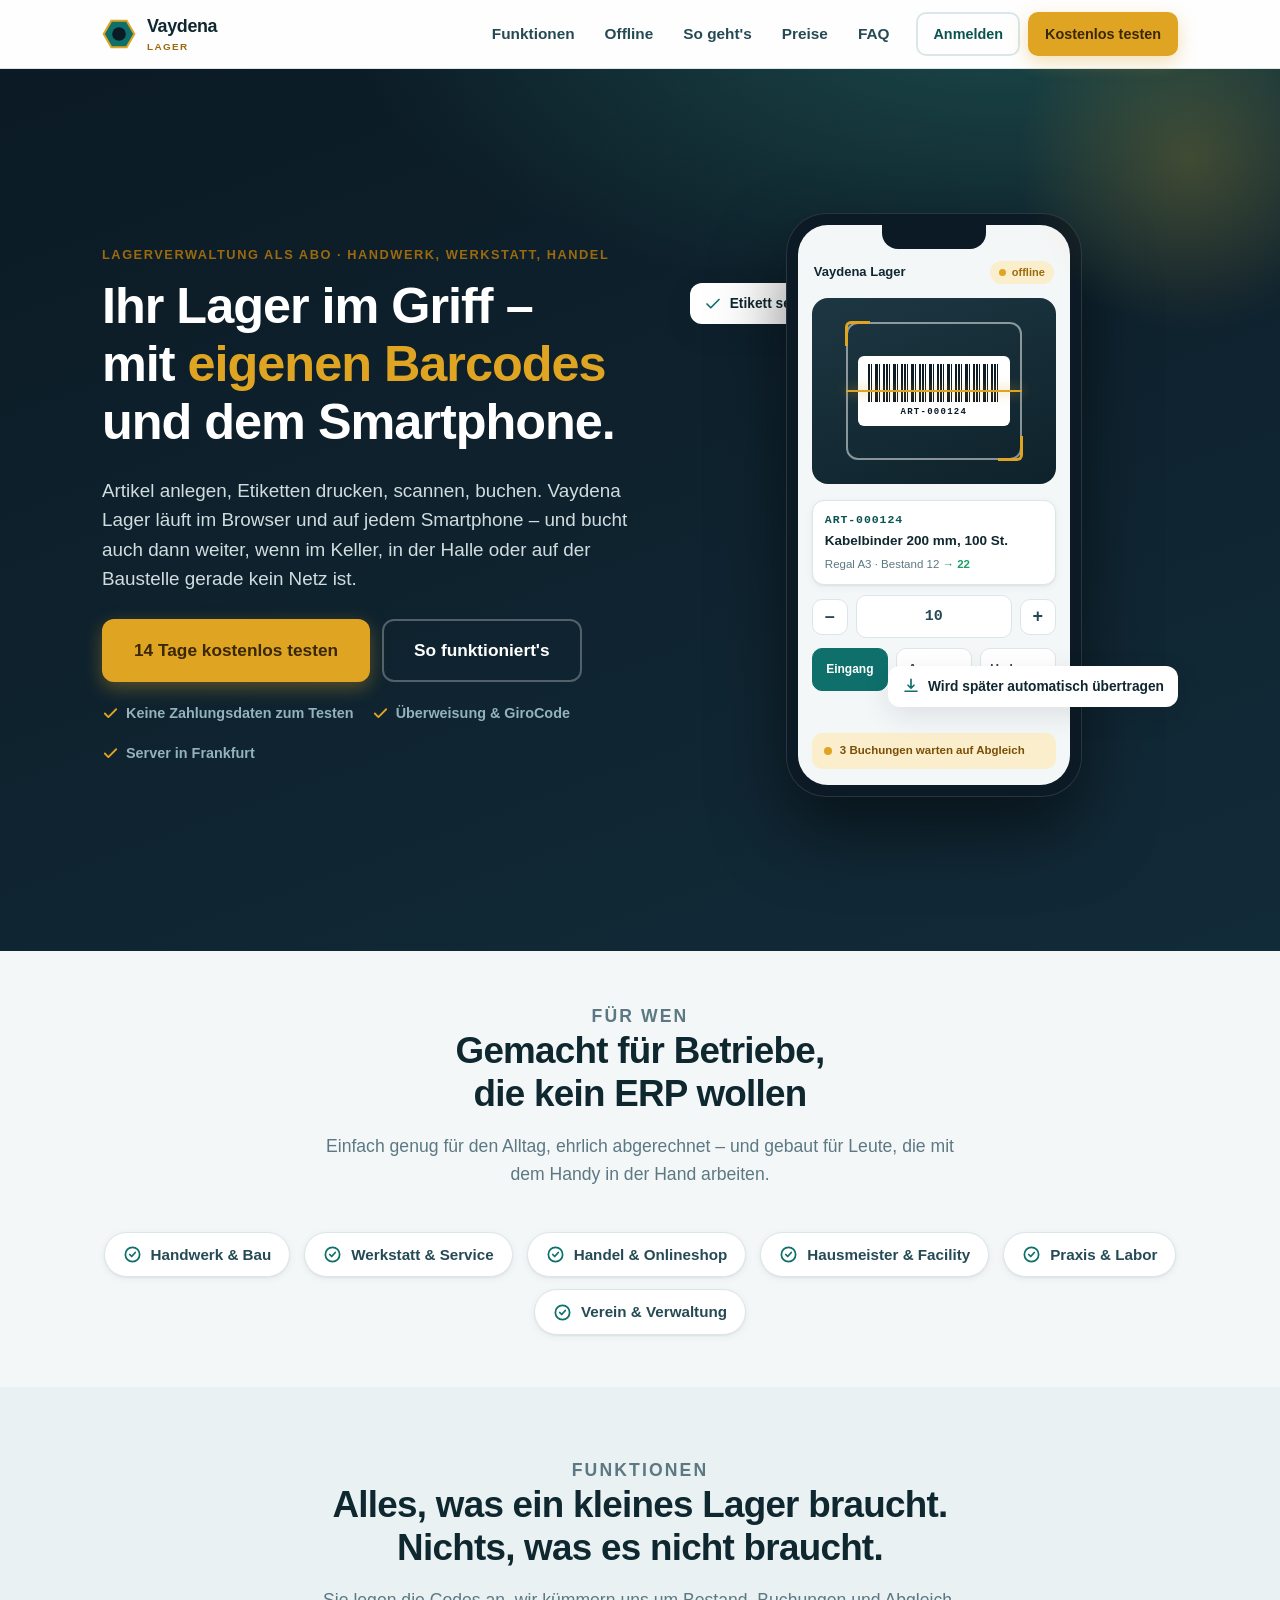
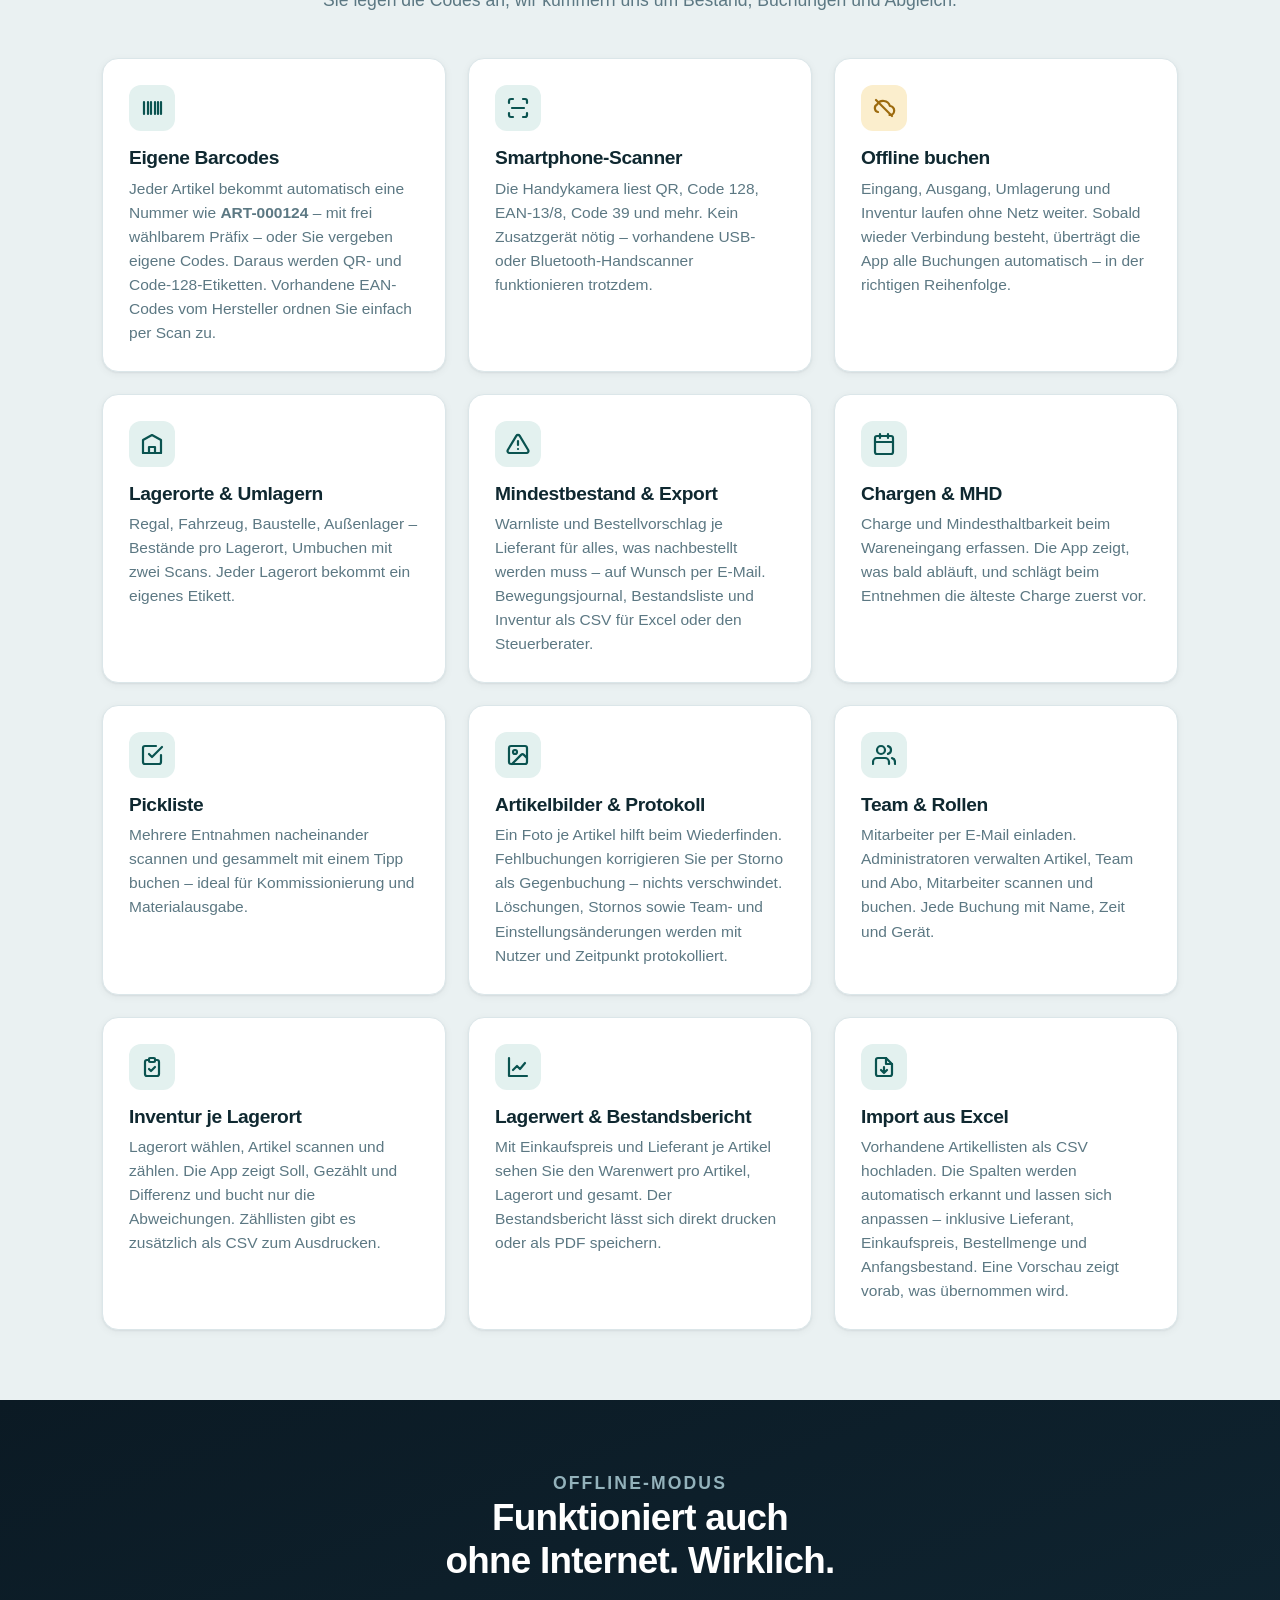
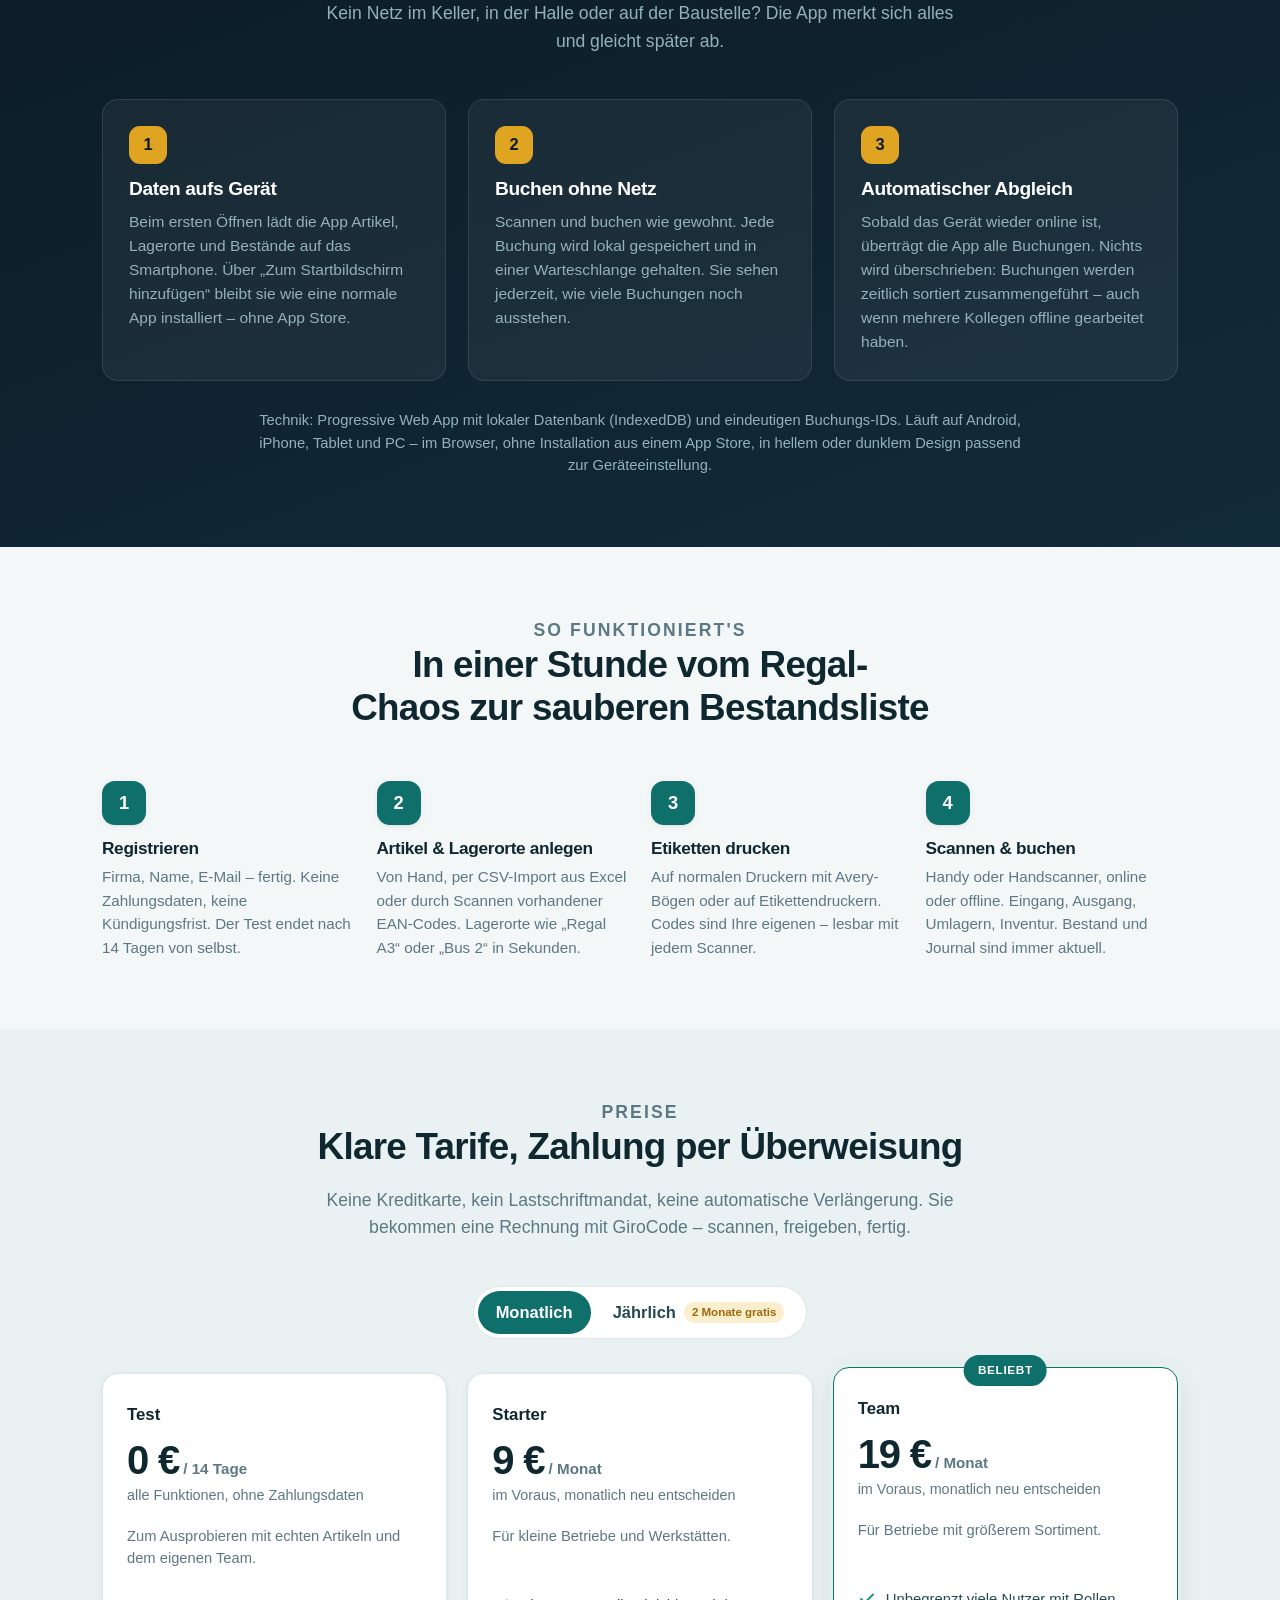
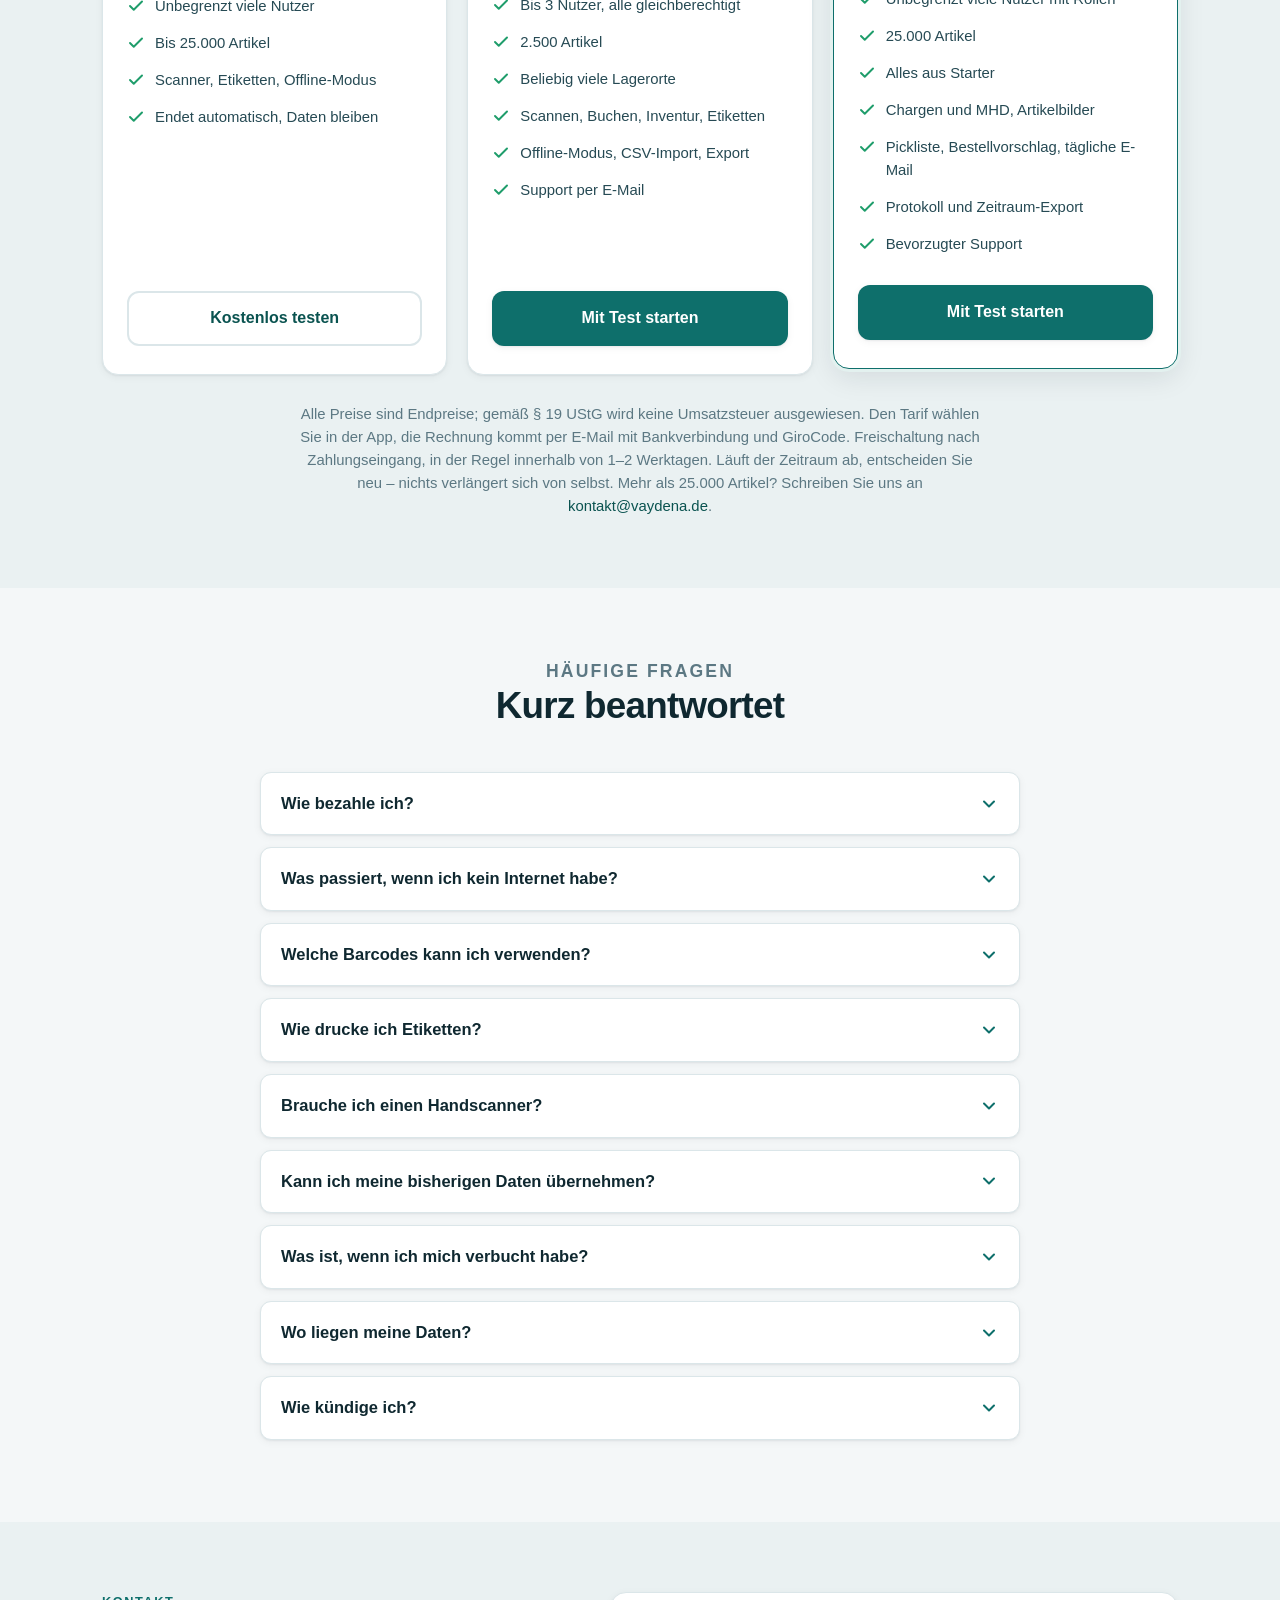
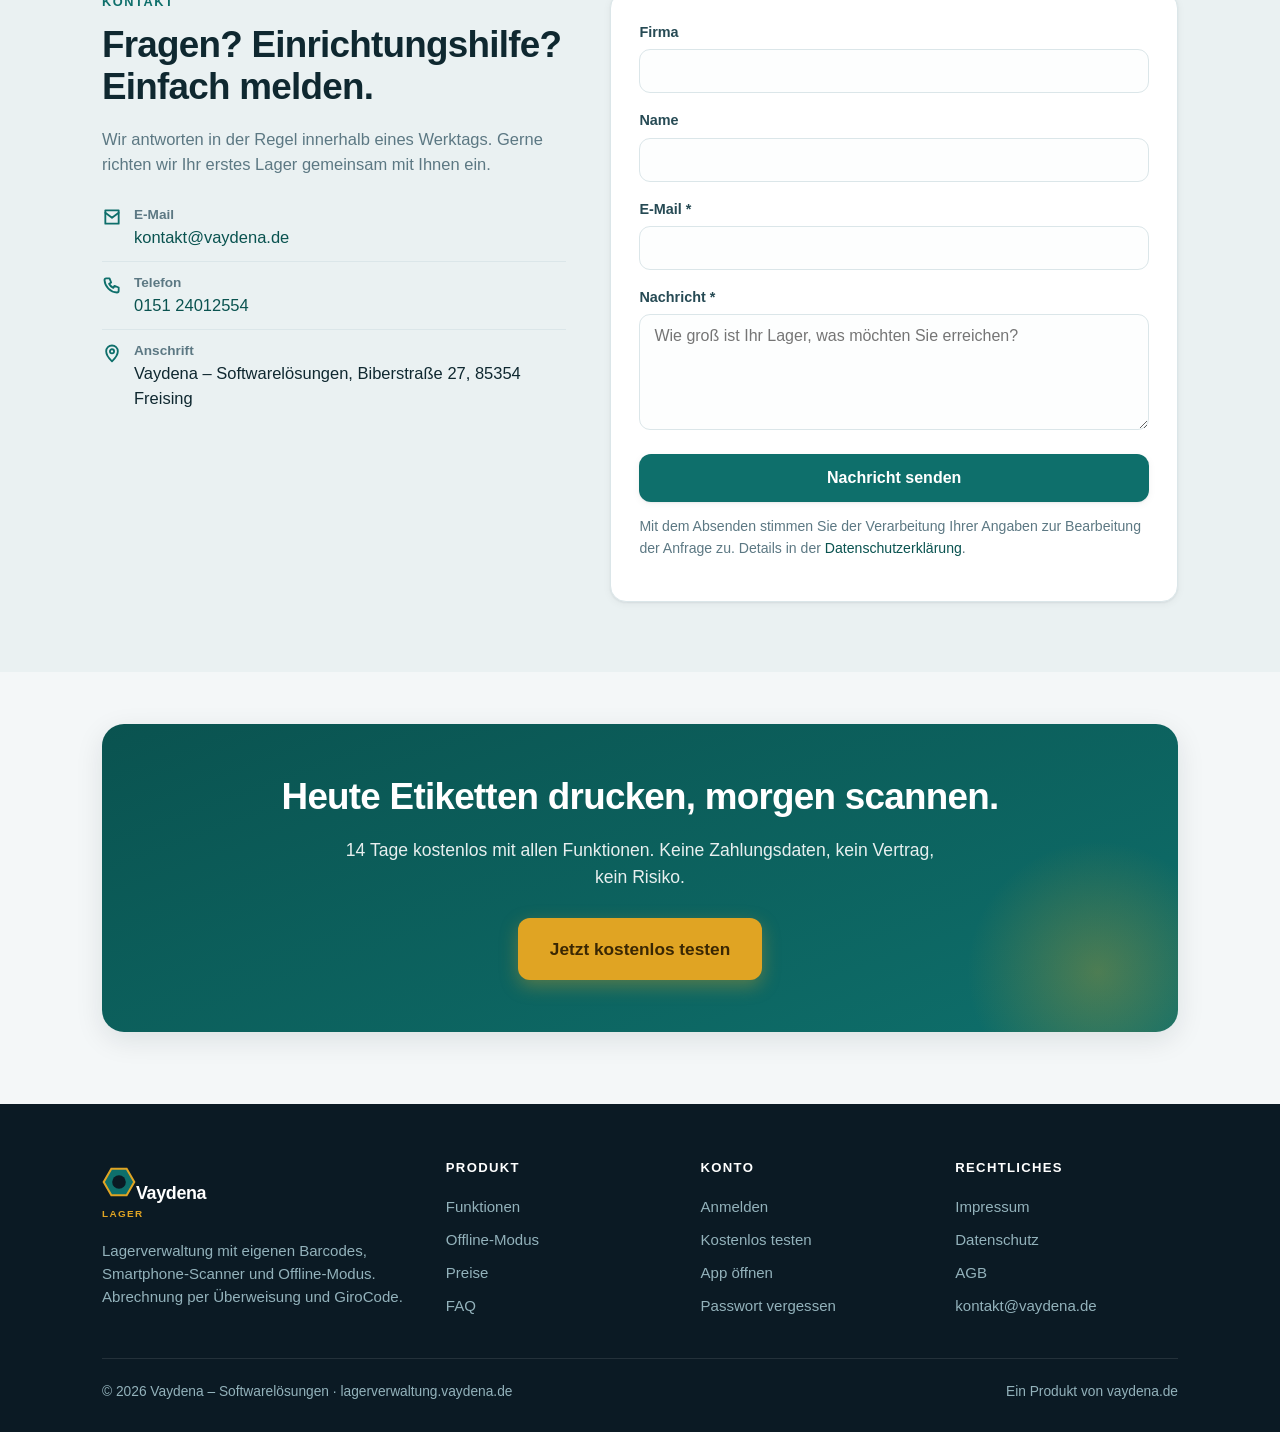
<file: index.html>
<!doctype html>
<html lang="de">
<head>
<meta charset="utf-8">
<meta name="viewport" content="width=device-width,initial-scale=1">
<title>Vaydena Lager – Lagerverwaltung mit eigenen Barcodes, Smartphone-Scanner und Offline-Modus</title>
<meta name="description" content="Lagerverwaltung als Abo für kleine und mittlere Betriebe: Artikel anlegen, eigene Barcode-Etiketten drucken, mit dem Smartphone scannen und buchen – auch ohne Internet. Zahlung per Überweisung und GiroCode. 14 Tage kostenlos testen.">
<link rel="canonical" href="https://lagerverwaltung.vaydena.de/">
<meta property="og:type" content="website">
<meta property="og:title" content="Vaydena Lager – Lagerverwaltung mit Smartphone-Scanner und Offline-Modus">
<meta property="og:description" content="Eigene Barcodes drucken, per Smartphone scannen, offline buchen. Ab 9 € im Monat, Zahlung per Überweisung oder GiroCode.">
<meta property="og:url" content="https://lagerverwaltung.vaydena.de/">
<meta property="og:image" content="https://lagerverwaltung.vaydena.de/assets/icons/icon-512.png">
<meta name="theme-color" content="#0b1a24">
<link rel="icon" href="assets/icons/favicon-32.png" sizes="32x32">
<link rel="apple-touch-icon" href="assets/icons/apple-touch-icon.png">
<link rel="stylesheet" href="assets/app.css?v=20261001">
<style>
  /* Hero-Visual: Smartphone mit Scanner */
  .hero-visual{position:relative;display:flex;justify-content:center;align-items:center;min-height:560px}
  .phone{width:296px;background:#0b1a24;border-radius:40px;padding:12px;position:relative;
    box-shadow:0 34px 70px rgba(0,0,0,.5),0 0 0 1px rgba(255,255,255,.12) inset}
  .phone::before{content:"";position:absolute;top:12px;left:50%;transform:translateX(-50%);width:104px;height:24px;background:#0b1a24;border-radius:0 0 16px 16px;z-index:2}
  .phone-screen{background:#f4f7f8;border-radius:30px;overflow:hidden;min-height:560px;display:flex;flex-direction:column;color:var(--ink)}
  .ph-top{display:flex;justify-content:space-between;align-items:center;padding:36px 16px 10px;font-weight:800;font-size:13px}
  .ph-top .st{font-weight:700;font-size:11px;padding:3px 9px;border-radius:999px;background:var(--gold-l);color:var(--gold-d);display:flex;gap:6px;align-items:center}
  .ph-top .st i{width:7px;height:7px;border-radius:50%;background:var(--gold);display:inline-block}
  .ph-cam{margin:4px 14px;background:linear-gradient(160deg,#1d3742,#0e222b);border-radius:16px;height:186px;position:relative;overflow:hidden;display:grid;place-items:center}
  .ph-frame{position:absolute;inset:24px 34px;border:2px solid rgba(255,255,255,.5);border-radius:12px}
  .ph-frame::before,.ph-frame::after{content:"";position:absolute;width:22px;height:22px;border:3px solid var(--gold)}
  .ph-frame::before{top:-3px;left:-3px;border-right:0;border-bottom:0;border-radius:6px 0 0 0}
  .ph-frame::after{bottom:-3px;right:-3px;border-left:0;border-top:0;border-radius:0 0 6px 0}
  .ph-code{width:152px;background:#fff;border-radius:6px;padding:8px 10px 6px;display:flex;flex-direction:column;align-items:center;gap:4px;position:relative}
  .ph-bars{width:100%;height:38px;background:repeating-linear-gradient(90deg,#0b1a24 0 2px,#fff 2px 3px,#0b1a24 3px 4px,#fff 4px 7px,#0b1a24 7px 10px,#fff 10px 11px,#0b1a24 11px 12px,#fff 12px 15px,#0b1a24 15px 17px,#fff 17px 18px)}
  .ph-code small{font-size:9px;letter-spacing:.14em;color:#0b1a24;font-weight:700;font-family:ui-monospace,Menlo,Consolas,monospace}
  .ph-laser{position:absolute;left:34px;right:34px;height:2px;background:var(--gold);box-shadow:0 0 12px var(--gold);animation:laser 2.4s ease-in-out infinite}
  @keyframes laser{0%,100%{top:40px}50%{top:146px}}
  .ph-hit{margin:12px 14px 0;background:#fff;border:1px solid var(--line);border-radius:12px;padding:10px 12px;box-shadow:var(--shadow-s);font-size:13px}
  .ph-hit b{display:block;font-size:11.5px;color:var(--primary-d);letter-spacing:.08em;font-family:ui-monospace,Menlo,Consolas,monospace}
  .ph-hit span{display:block;font-weight:700;font-size:13.5px;margin:2px 0}
  .ph-hit small{color:var(--muted);font-size:11.5px}
  .ph-hit small em{color:var(--ok);font-style:normal;font-weight:800}
  .ph-qty{display:flex;align-items:center;gap:8px;margin:10px 14px 0;font-size:12px;font-weight:700;color:var(--ink-2)}
  .ph-qty span{flex:1;background:#fff;border:1px solid var(--line);border-radius:10px;padding:9px 12px;text-align:center;font-size:15px;font-family:ui-monospace,Menlo,Consolas,monospace}
  .ph-qty b{width:36px;height:36px;border-radius:10px;background:#fff;border:1px solid var(--line);display:grid;place-items:center;font-size:18px}
  .ph-actions{display:grid;grid-template-columns:1fr 1fr 1fr;gap:8px;margin:10px 14px 0}
  .ph-actions span{display:block;text-align:center;padding:11px 4px;border-radius:10px;font-weight:800;font-size:12px;background:#fff;border:1px solid var(--line);color:var(--ink-2)}
  .ph-actions span.in{background:var(--primary);color:#fff;border-color:var(--primary)}
  .ph-queue{margin:auto 14px 16px;display:flex;align-items:center;gap:8px;font-size:11.5px;color:#7a4f06;background:var(--gold-l);border-radius:10px;padding:9px 12px;font-weight:700}
  .ph-queue i{width:8px;height:8px;border-radius:50%;background:var(--gold);display:inline-block;animation:pulse 1.4s infinite}
  @keyframes pulse{50%{opacity:.3}}
  .hero-visual .tag{position:absolute;background:#fff;color:var(--ink);border-radius:12px;padding:10px 14px;font-weight:700;font-size:.86rem;box-shadow:var(--shadow-m);display:flex;gap:8px;align-items:center;white-space:nowrap}
  .hero-visual .tag svg{width:18px;height:18px;color:var(--primary);flex:0 0 auto}
  .tag.t1{left:0;top:70px}.tag.t2{right:0;bottom:90px}
  @media (max-width:1000px){.hero-visual .tag{display:none}}
  @media (max-width:900px){.hero-visual{min-height:0}.phone{width:270px}.phone-screen{min-height:520px}}

  /* Offline-Erklärung */
  .ofx{background:rgba(255,255,255,.05);border:1px solid rgba(255,255,255,.1);border-radius:var(--radius);padding:26px}
  .ofx .k{display:inline-grid;place-items:center;width:38px;height:38px;border-radius:11px;background:var(--gold);color:var(--navy);font-weight:800;margin-bottom:14px}
  .ofx h3{color:#fff}
  .ofx p{color:var(--navy-muted);margin:0;font-size:.97rem}
  .technote{margin:28px auto 0;text-align:center;color:var(--navy-muted);font-size:.92rem;max-width:52em}

  /* Preise */
  .ptoggle-wrap{text-align:center;margin-bottom:34px}
  .ptoggle{display:inline-flex;background:var(--surface);border:1px solid var(--line);border-radius:999px;padding:4px;gap:4px}
  .ptoggle button{border:0;background:none;padding:9px 18px;border-radius:999px;font:inherit;font-weight:700;color:var(--ink-2);cursor:pointer;display:flex;align-items:center;gap:8px}
  .ptoggle button.on{background:var(--primary);color:#fff}
  .ptoggle .save{font-size:.72rem;background:var(--gold-l);color:var(--gold-d);padding:2px 8px;border-radius:999px}
  .ptoggle button.on .save{background:var(--gold);color:var(--navy)}
  .pricenote{max-width:46em;margin:28px auto 0;text-align:center;color:var(--muted);font-size:.93rem}

  /* Kontakt */
  .contact{display:grid;grid-template-columns:.9fr 1.1fr;gap:44px;align-items:start}
  .contact .card{background:var(--surface);border:1px solid var(--line);border-radius:var(--radius);padding:28px;box-shadow:var(--shadow-s)}
  .contact .kv{display:flex;gap:12px;align-items:flex-start;padding:10px 0;border-bottom:1px solid var(--line)}
  .contact .kv:last-child{border-bottom:0}
  .contact .kv svg{width:20px;height:20px;color:var(--primary);flex:0 0 auto;margin-top:3px}
  .contact .kv b{display:block;font-size:.85rem;color:var(--muted);font-weight:600}
  .hp{position:absolute;left:-9999px;top:-9999px;height:0;width:0;opacity:0}
  @media (max-width:900px){.contact{grid-template-columns:1fr}}
</style>
<script type="application/ld+json">
{"@context":"https://schema.org","@type":"SoftwareApplication","name":"Vaydena Lager","applicationCategory":"BusinessApplication","operatingSystem":"Web, Android, iOS (Progressive Web App)","url":"https://lagerverwaltung.vaydena.de/","description":"Lagerverwaltung mit eigenen Barcodes, Smartphone-Scanner und Offline-Modus. Abrechnung per Überweisung und GiroCode.","offers":[{"@type":"Offer","name":"Starter","price":"9","priceCurrency":"EUR"},{"@type":"Offer","name":"Team","price":"19","priceCurrency":"EUR"}],"provider":{"@type":"Organization","name":"Vaydena – Softwarelösungen","url":"https://vaydena.de"}}
</script>
</head>
<body>

<header class="site"><div class="wrap">
  <div class="nav">
    <a class="brand" href="index.html" aria-label="Vaydena Lager – Startseite">
      <svg class="logo" viewBox="0 0 40 40" aria-hidden="true"><path d="M38 20 29 35.6H11L2 20 11 4.4h18z" fill="#0e6f6b"/><circle cx="20" cy="20" r="8" fill="#0b1a24"/><path d="M38 20 29 35.6H11L2 20 11 4.4h18z" fill="none" stroke="#e0a423" stroke-width="2.4"/></svg>
      <span>Vaydena<small>Lager</small></span>
    </a>
    <div class="spacer"></div>
    <nav class="nav-links" aria-label="Hauptnavigation">
      <a href="#funktionen">Funktionen</a>
      <a href="#offline">Offline</a>
      <a href="#ablauf">So geht's</a>
      <a href="#preise">Preise</a>
      <a href="#faq">FAQ</a>
    </nav>
    <div class="nav-cta">
      <a class="btn ghost sm" href="anmelden.html">Anmelden</a>
      <a class="btn gold sm" href="registrieren.html">Kostenlos testen</a>
    </div>
    <button class="nav-toggle" aria-label="Menü öffnen"><svg viewBox="0 0 24 24" fill="none" stroke="currentColor" stroke-width="2.2" stroke-linecap="round"><path d="M4 7h16M4 12h16M4 17h16"/></svg></button>
  </div>
  <div class="mobile-menu">
    <a href="#funktionen">Funktionen</a>
    <a href="#offline">Offline-Modus</a>
    <a href="#ablauf">So funktioniert's</a>
    <a href="#preise">Preise</a>
    <a href="#faq">FAQ</a>
    <a href="anmelden.html">Anmelden</a>
    <a href="registrieren.html">Kostenlos testen</a>
  </div>
</div></header>

<section class="hero">
  <div class="wrap">
    <div>
      <p class="eyebrow gold">Lagerverwaltung als Abo · Handwerk, Werkstatt, Handel</p>
      <h1>Ihr Lager im Griff – mit <span class="hl">eigenen Barcodes</span> und dem Smartphone.</h1>
      <p class="lead">Artikel anlegen, Etiketten drucken, scannen, buchen. Vaydena Lager läuft im Browser und auf jedem Smartphone – und bucht auch dann weiter, wenn im Keller, in der Halle oder auf der Baustelle gerade kein Netz ist.</p>
      <div class="cta-row">
        <a class="btn gold lg" href="registrieren.html">14 Tage kostenlos testen</a>
        <a class="btn ghost on-navy lg" href="#ablauf">So funktioniert's</a>
      </div>
      <div class="trustline">
        <span><svg viewBox="0 0 24 24" fill="none" stroke="currentColor" stroke-width="2.6" stroke-linecap="round" stroke-linejoin="round"><path d="M20 6 9 17l-5-5"/></svg>Keine Zahlungsdaten zum Testen</span>
        <span><svg viewBox="0 0 24 24" fill="none" stroke="currentColor" stroke-width="2.6" stroke-linecap="round" stroke-linejoin="round"><path d="M20 6 9 17l-5-5"/></svg>Überweisung &amp; GiroCode</span>
        <span><svg viewBox="0 0 24 24" fill="none" stroke="currentColor" stroke-width="2.6" stroke-linecap="round" stroke-linejoin="round"><path d="M20 6 9 17l-5-5"/></svg>Server in Frankfurt</span>
      </div>
    </div>
    <div class="hero-visual" aria-hidden="true">
      <div class="tag t1"><svg viewBox="0 0 24 24" fill="none" stroke="currentColor" stroke-width="2.2" stroke-linecap="round" stroke-linejoin="round"><path d="M20 6 9 17l-5-5"/></svg>Etikett selbst gedruckt</div>
      <div class="phone"><div class="phone-screen">
        <div class="ph-top"><span>Vaydena Lager</span><span class="st"><i></i>offline</span></div>
        <div class="ph-cam">
          <div class="ph-frame"></div>
          <div class="ph-code"><div class="ph-bars"></div><small>ART-000124</small></div>
          <div class="ph-laser"></div>
        </div>
        <div class="ph-hit"><b>ART-000124</b><span>Kabelbinder 200 mm, 100 St.</span><small>Regal A3 · Bestand 12 <em>→ 22</em></small></div>
        <div class="ph-qty"><b>–</b><span>10</span><b>+</b></div>
        <div class="ph-actions"><span class="in">Eingang</span><span>Ausgang</span><span>Umlagern</span></div>
        <div class="ph-queue"><i></i>3 Buchungen warten auf Abgleich</div>
      </div></div>
      <div class="tag t2"><svg viewBox="0 0 24 24" fill="none" stroke="currentColor" stroke-width="2.2" stroke-linecap="round" stroke-linejoin="round"><path d="M12 3v12M8 11l4 4 4-4M4 19h16"/></svg>Wird später automatisch übertragen</div>
    </div>
  </div>
</section>

<section class="tight">
  <div class="wrap">
    <div class="sec-head"><p class="eyebrow">Für wen</p><h2>Gemacht für Betriebe, die kein ERP wollen</h2><p>Einfach genug für den Alltag, ehrlich abgerechnet – und gebaut für Leute, die mit dem Handy in der Hand arbeiten.</p></div>
    <div class="audience">
      <div class="chip"><svg viewBox="0 0 24 24" fill="none" stroke="currentColor" stroke-width="2.2" stroke-linecap="round" stroke-linejoin="round"><circle cx="12" cy="12" r="9"/><path d="m8.5 12 2.5 2.5 4.5-5"/></svg>Handwerk &amp; Bau</div>
      <div class="chip"><svg viewBox="0 0 24 24" fill="none" stroke="currentColor" stroke-width="2.2" stroke-linecap="round" stroke-linejoin="round"><circle cx="12" cy="12" r="9"/><path d="m8.5 12 2.5 2.5 4.5-5"/></svg>Werkstatt &amp; Service</div>
      <div class="chip"><svg viewBox="0 0 24 24" fill="none" stroke="currentColor" stroke-width="2.2" stroke-linecap="round" stroke-linejoin="round"><circle cx="12" cy="12" r="9"/><path d="m8.5 12 2.5 2.5 4.5-5"/></svg>Handel &amp; Onlineshop</div>
      <div class="chip"><svg viewBox="0 0 24 24" fill="none" stroke="currentColor" stroke-width="2.2" stroke-linecap="round" stroke-linejoin="round"><circle cx="12" cy="12" r="9"/><path d="m8.5 12 2.5 2.5 4.5-5"/></svg>Hausmeister &amp; Facility</div>
      <div class="chip"><svg viewBox="0 0 24 24" fill="none" stroke="currentColor" stroke-width="2.2" stroke-linecap="round" stroke-linejoin="round"><circle cx="12" cy="12" r="9"/><path d="m8.5 12 2.5 2.5 4.5-5"/></svg>Praxis &amp; Labor</div>
      <div class="chip"><svg viewBox="0 0 24 24" fill="none" stroke="currentColor" stroke-width="2.2" stroke-linecap="round" stroke-linejoin="round"><circle cx="12" cy="12" r="9"/><path d="m8.5 12 2.5 2.5 4.5-5"/></svg>Verein &amp; Verwaltung</div>
    </div>
  </div>
</section>

<section id="funktionen" class="alt">
  <div class="wrap">
    <div class="sec-head"><p class="eyebrow">Funktionen</p><h2>Alles, was ein kleines Lager braucht. Nichts, was es nicht braucht.</h2><p>Sie legen die Codes an, wir kümmern uns um Bestand, Buchungen und Abgleich.</p></div>
    <div class="grid g3">
      <div class="feature">
        <div class="ic"><svg viewBox="0 0 24 24" fill="none" stroke="currentColor" stroke-width="2.2" stroke-linecap="round"><path d="M4 6v12M8 6v12M11 6v12M15 6v12M18 6v12M21 6v12"/></svg></div>
        <h3>Eigene Barcodes</h3>
        <p>Jeder Artikel bekommt automatisch eine Nummer wie <b>ART-000124</b> – mit frei wählbarem Präfix – oder Sie vergeben eigene Codes. Daraus werden QR- und Code-128-Etiketten. Vorhandene EAN-Codes vom Hersteller ordnen Sie einfach per Scan zu.</p>
      </div>
      <div class="feature">
        <div class="ic"><svg viewBox="0 0 24 24" fill="none" stroke="currentColor" stroke-width="2.2" stroke-linecap="round" stroke-linejoin="round"><path d="M3 7V5a2 2 0 0 1 2-2h2M17 3h2a2 2 0 0 1 2 2v2M21 17v2a2 2 0 0 1-2 2h-2M7 21H5a2 2 0 0 1-2-2v-2M6 12h12"/></svg></div>
        <h3>Smartphone-Scanner</h3>
        <p>Die Handykamera liest QR, Code 128, EAN-13/8, Code 39 und mehr. Kein Zusatzgerät nötig – vorhandene USB- oder Bluetooth-Handscanner funktionieren trotzdem.</p>
      </div>
      <div class="feature gold">
        <div class="ic"><svg viewBox="0 0 24 24" fill="none" stroke="currentColor" stroke-width="2.2" stroke-linecap="round" stroke-linejoin="round"><path d="M17.5 19a4.5 4.5 0 0 0 .4-9A7 7 0 0 0 5.1 8.5 4 4 0 0 0 6 16"/><path d="m4 4 16 16"/></svg></div>
        <h3>Offline buchen</h3>
        <p>Eingang, Ausgang, Umlagerung und Inventur laufen ohne Netz weiter. Sobald wieder Verbindung besteht, überträgt die App alle Buchungen automatisch – in der richtigen Reihenfolge.</p>
      </div>
      <div class="feature">
        <div class="ic"><svg viewBox="0 0 24 24" fill="none" stroke="currentColor" stroke-width="2.2" stroke-linecap="round" stroke-linejoin="round"><path d="M3 21V8l9-5 9 5v13"/><path d="M9 21v-6h6v6M3 21h18"/></svg></div>
        <h3>Lagerorte &amp; Umlagern</h3>
        <p>Regal, Fahrzeug, Baustelle, Außenlager – Bestände pro Lagerort, Umbuchen mit zwei Scans. Jeder Lagerort bekommt ein eigenes Etikett.</p>
      </div>
      <div class="feature">
        <div class="ic"><svg viewBox="0 0 24 24" fill="none" stroke="currentColor" stroke-width="2.2" stroke-linecap="round" stroke-linejoin="round"><path d="M12 9v4M12 17h.01"/><path d="M10.3 3.9 1.8 18a2 2 0 0 0 1.7 3h17a2 2 0 0 0 1.7-3L13.7 3.9a2 2 0 0 0-3.4 0Z"/></svg></div>
        <h3>Mindestbestand &amp; Export</h3>
        <p>Warnliste und Bestellvorschlag je Lieferant für alles, was nachbestellt werden muss – auf Wunsch per E-Mail. Bewegungsjournal, Bestandsliste und Inventur als CSV für Excel oder den Steuerberater.</p>
      </div>
      <div class="feature">
        <div class="ic"><svg viewBox="0 0 24 24" fill="none" stroke="currentColor" stroke-width="2.2" stroke-linecap="round" stroke-linejoin="round"><rect x="3" y="4" width="18" height="18" rx="2"/><path d="M16 2v4M8 2v4M3 10h18"/></svg></div>
        <h3>Chargen &amp; MHD</h3>
        <p>Charge und Mindesthaltbarkeit beim Wareneingang erfassen. Die App zeigt, was bald abläuft, und schlägt beim Entnehmen die älteste Charge zuerst vor.</p>
      </div>
      <div class="feature">
        <div class="ic"><svg viewBox="0 0 24 24" fill="none" stroke="currentColor" stroke-width="2.2" stroke-linecap="round" stroke-linejoin="round"><path d="M9 11l3 3L22 4"/><path d="M21 12v7a2 2 0 0 1-2 2H5a2 2 0 0 1-2-2V5a2 2 0 0 1 2-2h11"/></svg></div>
        <h3>Pickliste</h3>
        <p>Mehrere Entnahmen nacheinander scannen und gesammelt mit einem Tipp buchen – ideal für Kommissionierung und Materialausgabe.</p>
      </div>
      <div class="feature">
        <div class="ic"><svg viewBox="0 0 24 24" fill="none" stroke="currentColor" stroke-width="2.2" stroke-linecap="round" stroke-linejoin="round"><rect x="3" y="3" width="18" height="18" rx="2"/><circle cx="9" cy="9" r="2"/><path d="m21 15-3.1-3.1a2 2 0 0 0-2.8 0L6 21"/></svg></div>
        <h3>Artikelbilder &amp; Protokoll</h3>
        <p>Ein Foto je Artikel hilft beim Wiederfinden. Fehlbuchungen korrigieren Sie per Storno als Gegenbuchung – nichts verschwindet. Löschungen, Stornos sowie Team- und Einstellungsänderungen werden mit Nutzer und Zeitpunkt protokolliert.</p>
      </div>
      <div class="feature">
        <div class="ic"><svg viewBox="0 0 24 24" fill="none" stroke="currentColor" stroke-width="2.2" stroke-linecap="round" stroke-linejoin="round"><path d="M17 21v-2a4 4 0 0 0-4-4H5a4 4 0 0 0-4 4v2"/><circle cx="9" cy="7" r="4"/><path d="M23 21v-2a4 4 0 0 0-3-3.87M16 3.13a4 4 0 0 1 0 7.75"/></svg></div>
        <h3>Team &amp; Rollen</h3>
        <p>Mitarbeiter per E-Mail einladen. Administratoren verwalten Artikel, Team und Abo, Mitarbeiter scannen und buchen. Jede Buchung mit Name, Zeit und Gerät.</p>
      </div>
      <div class="feature">
        <div class="ic"><svg viewBox="0 0 24 24" fill="none" stroke="currentColor" stroke-width="2.2" stroke-linecap="round" stroke-linejoin="round"><path d="M9 5H7a2 2 0 0 0-2 2v12a2 2 0 0 0 2 2h10a2 2 0 0 0 2-2V7a2 2 0 0 0-2-2h-2"/><rect x="9" y="3" width="6" height="4" rx="1"/><path d="m9 14 2 2 4-4"/></svg></div>
        <h3>Inventur je Lagerort</h3>
        <p>Lagerort wählen, Artikel scannen und zählen. Die App zeigt Soll, Gezählt und Differenz und bucht nur die Abweichungen. Zähllisten gibt es zusätzlich als CSV zum Ausdrucken.</p>
      </div>
      <div class="feature">
        <div class="ic"><svg viewBox="0 0 24 24" fill="none" stroke="currentColor" stroke-width="2.2" stroke-linecap="round" stroke-linejoin="round"><path d="M3 3v18h18"/><path d="m7 15 4-4 3 3 5-6"/></svg></div>
        <h3>Lagerwert &amp; Bestandsbericht</h3>
        <p>Mit Einkaufspreis und Lieferant je Artikel sehen Sie den Warenwert pro Artikel, Lagerort und gesamt. Der Bestandsbericht lässt sich direkt drucken oder als PDF speichern.</p>
      </div>
      <div class="feature">
        <div class="ic"><svg viewBox="0 0 24 24" fill="none" stroke="currentColor" stroke-width="2.2" stroke-linecap="round" stroke-linejoin="round"><path d="M14 3H6a2 2 0 0 0-2 2v14a2 2 0 0 0 2 2h12a2 2 0 0 0 2-2V9z"/><path d="M14 3v6h6M12 18v-6M9 15l3 3 3-3"/></svg></div>
        <h3>Import aus Excel</h3>
        <p>Vorhandene Artikellisten als CSV hochladen. Die Spalten werden automatisch erkannt und lassen sich anpassen – inklusive Lieferant, Einkaufspreis, Bestellmenge und Anfangsbestand. Eine Vorschau zeigt vorab, was übernommen wird.</p>
      </div>
    </div>
  </div>
</section>

<section id="offline" class="navy-sec">
  <div class="wrap">
    <div class="sec-head"><p class="eyebrow gold">Offline-Modus</p><h2>Funktioniert auch ohne Internet. Wirklich.</h2><p>Kein Netz im Keller, in der Halle oder auf der Baustelle? Die App merkt sich alles und gleicht später ab.</p></div>
    <div class="grid g3">
      <div class="ofx"><div class="k">1</div><h3>Daten aufs Gerät</h3><p>Beim ersten Öffnen lädt die App Artikel, Lagerorte und Bestände auf das Smartphone. Über „Zum Startbildschirm hinzufügen“ bleibt sie wie eine normale App installiert – ohne App Store.</p></div>
      <div class="ofx"><div class="k">2</div><h3>Buchen ohne Netz</h3><p>Scannen und buchen wie gewohnt. Jede Buchung wird lokal gespeichert und in einer Warteschlange gehalten. Sie sehen jederzeit, wie viele Buchungen noch ausstehen.</p></div>
      <div class="ofx"><div class="k">3</div><h3>Automatischer Abgleich</h3><p>Sobald das Gerät wieder online ist, überträgt die App alle Buchungen. Nichts wird überschrieben: Buchungen werden zeitlich sortiert zusammengeführt – auch wenn mehrere Kollegen offline gearbeitet haben.</p></div>
    </div>
    <p class="technote">Technik: Progressive Web App mit lokaler Datenbank (IndexedDB) und eindeutigen Buchungs-IDs. Läuft auf Android, iPhone, Tablet und PC – im Browser, ohne Installation aus einem App Store, in hellem oder dunklem Design passend zur Geräteeinstellung.</p>
  </div>
</section>

<section id="ablauf">
  <div class="wrap">
    <div class="sec-head"><p class="eyebrow">So funktioniert's</p><h2>In einer Stunde vom Regal-Chaos zur sauberen Bestandsliste</h2></div>
    <div class="steps">
      <div class="step"><div class="n">1</div><h3>Registrieren</h3><p>Firma, Name, E-Mail – fertig. Keine Zahlungsdaten, keine Kündigungsfrist. Der Test endet nach 14 Tagen von selbst.</p></div>
      <div class="step"><div class="n">2</div><h3>Artikel &amp; Lagerorte anlegen</h3><p>Von Hand, per CSV-Import aus Excel oder durch Scannen vorhandener EAN-Codes. Lagerorte wie „Regal A3“ oder „Bus 2“ in Sekunden.</p></div>
      <div class="step"><div class="n">3</div><h3>Etiketten drucken</h3><p>Auf normalen Druckern mit Avery-Bögen oder auf Etikettendruckern. Codes sind Ihre eigenen – lesbar mit jedem Scanner.</p></div>
      <div class="step"><div class="n">4</div><h3>Scannen &amp; buchen</h3><p>Handy oder Handscanner, online oder offline. Eingang, Ausgang, Umlagern, Inventur. Bestand und Journal sind immer aktuell.</p></div>
    </div>
  </div>
</section>

<section id="preise" class="alt">
  <div class="wrap">
    <div class="sec-head"><p class="eyebrow">Preise</p><h2>Klare Tarife, Zahlung per Überweisung</h2><p>Keine Kreditkarte, kein Lastschriftmandat, keine automatische Verlängerung. Sie bekommen eine Rechnung mit GiroCode – scannen, freigeben, fertig.</p></div>
    <div class="ptoggle-wrap">
      <div class="ptoggle" role="group" aria-label="Abrechnungszeitraum">
        <button type="button" class="on" data-period="monat">Monatlich</button>
        <button type="button" data-period="jahr">Jährlich <span class="save">2 Monate gratis</span></button>
      </div>
    </div>
    <div class="tiers">
      <div class="tier">
        <div class="tname">Test</div>
        <div class="price">0 €<small> / 14 Tage</small></div>
        <div class="per">alle Funktionen, ohne Zahlungsdaten</div>
        <p class="desc">Zum Ausprobieren mit echten Artikeln und dem eigenen Team.</p>
        <ul>
          <li><svg viewBox="0 0 24 24" fill="none" stroke="currentColor" stroke-width="2.6" stroke-linecap="round" stroke-linejoin="round"><path d="M20 6 9 17l-5-5"/></svg>Unbegrenzt viele Nutzer</li>
          <li><svg viewBox="0 0 24 24" fill="none" stroke="currentColor" stroke-width="2.6" stroke-linecap="round" stroke-linejoin="round"><path d="M20 6 9 17l-5-5"/></svg>Bis 25.000 Artikel</li>
          <li><svg viewBox="0 0 24 24" fill="none" stroke="currentColor" stroke-width="2.6" stroke-linecap="round" stroke-linejoin="round"><path d="M20 6 9 17l-5-5"/></svg>Scanner, Etiketten, Offline-Modus</li>
          <li><svg viewBox="0 0 24 24" fill="none" stroke="currentColor" stroke-width="2.6" stroke-linecap="round" stroke-linejoin="round"><path d="M20 6 9 17l-5-5"/></svg>Endet automatisch, Daten bleiben</li>
        </ul>
        <a class="btn ghost block" href="registrieren.html">Kostenlos testen</a>
      </div>
      <div class="tier">
        <div class="tname">Starter</div>
        <div class="price" data-m="9" data-j="90">9 €<small> / Monat</small></div>
        <div class="per" data-per-m="im Voraus, monatlich neu entscheiden" data-per-j="im Voraus, entspricht 7,50 € / Monat">im Voraus, monatlich neu entscheiden</div>
        <p class="desc">Für kleine Betriebe und Werkstätten.</p>
        <ul>
          <li><svg viewBox="0 0 24 24" fill="none" stroke="currentColor" stroke-width="2.6" stroke-linecap="round" stroke-linejoin="round"><path d="M20 6 9 17l-5-5"/></svg>Bis 3 Nutzer, alle gleichberechtigt</li>
          <li><svg viewBox="0 0 24 24" fill="none" stroke="currentColor" stroke-width="2.6" stroke-linecap="round" stroke-linejoin="round"><path d="M20 6 9 17l-5-5"/></svg>2.500 Artikel</li>
          <li><svg viewBox="0 0 24 24" fill="none" stroke="currentColor" stroke-width="2.6" stroke-linecap="round" stroke-linejoin="round"><path d="M20 6 9 17l-5-5"/></svg>Beliebig viele Lagerorte</li>
          <li><svg viewBox="0 0 24 24" fill="none" stroke="currentColor" stroke-width="2.6" stroke-linecap="round" stroke-linejoin="round"><path d="M20 6 9 17l-5-5"/></svg>Scannen, Buchen, Inventur, Etiketten</li>
          <li><svg viewBox="0 0 24 24" fill="none" stroke="currentColor" stroke-width="2.6" stroke-linecap="round" stroke-linejoin="round"><path d="M20 6 9 17l-5-5"/></svg>Offline-Modus, CSV-Import, Export</li>
          <li><svg viewBox="0 0 24 24" fill="none" stroke="currentColor" stroke-width="2.6" stroke-linecap="round" stroke-linejoin="round"><path d="M20 6 9 17l-5-5"/></svg>Support per E-Mail</li>
        </ul>
        <a class="btn primary block" href="registrieren.html">Mit Test starten</a>
      </div>
      <div class="tier pop">
        <div class="badge">Beliebt</div>
        <div class="tname">Team</div>
        <div class="price" data-m="19" data-j="190">19 €<small> / Monat</small></div>
        <div class="per" data-per-m="im Voraus, monatlich neu entscheiden" data-per-j="im Voraus, entspricht 15,83 € / Monat">im Voraus, monatlich neu entscheiden</div>
        <p class="desc">Für Betriebe mit größerem Sortiment.</p>
        <ul>
          <li><svg viewBox="0 0 24 24" fill="none" stroke="currentColor" stroke-width="2.6" stroke-linecap="round" stroke-linejoin="round"><path d="M20 6 9 17l-5-5"/></svg>Unbegrenzt viele Nutzer mit Rollen</li>
          <li><svg viewBox="0 0 24 24" fill="none" stroke="currentColor" stroke-width="2.6" stroke-linecap="round" stroke-linejoin="round"><path d="M20 6 9 17l-5-5"/></svg>25.000 Artikel</li>
          <li><svg viewBox="0 0 24 24" fill="none" stroke="currentColor" stroke-width="2.6" stroke-linecap="round" stroke-linejoin="round"><path d="M20 6 9 17l-5-5"/></svg>Alles aus Starter</li>
          <li><svg viewBox="0 0 24 24" fill="none" stroke="currentColor" stroke-width="2.6" stroke-linecap="round" stroke-linejoin="round"><path d="M20 6 9 17l-5-5"/></svg>Chargen und MHD, Artikelbilder</li>
          <li><svg viewBox="0 0 24 24" fill="none" stroke="currentColor" stroke-width="2.6" stroke-linecap="round" stroke-linejoin="round"><path d="M20 6 9 17l-5-5"/></svg>Pickliste, Bestellvorschlag, tägliche E-Mail</li>
          <li><svg viewBox="0 0 24 24" fill="none" stroke="currentColor" stroke-width="2.6" stroke-linecap="round" stroke-linejoin="round"><path d="M20 6 9 17l-5-5"/></svg>Protokoll und Zeitraum-Export</li>
          <li><svg viewBox="0 0 24 24" fill="none" stroke="currentColor" stroke-width="2.6" stroke-linecap="round" stroke-linejoin="round"><path d="M20 6 9 17l-5-5"/></svg>Bevorzugter Support</li>
        </ul>
        <a class="btn primary block" href="registrieren.html">Mit Test starten</a>
      </div>
    </div>
    <p class="pricenote">Alle Preise sind Endpreise; gemäß § 19 UStG wird keine Umsatzsteuer ausgewiesen. Den Tarif wählen Sie in der App, die Rechnung kommt per E-Mail mit Bankverbindung und GiroCode. Freischaltung nach Zahlungseingang, in der Regel innerhalb von 1–2 Werktagen. Läuft der Zeitraum ab, entscheiden Sie neu – nichts verlängert sich von selbst. Mehr als 25.000 Artikel? Schreiben Sie uns an <a href="mailto:kontakt@vaydena.de">kontakt@vaydena.de</a>.</p>
  </div>
</section>

<section id="faq">
  <div class="wrap">
    <div class="sec-head"><p class="eyebrow">Häufige Fragen</p><h2>Kurz beantwortet</h2></div>
    <div class="faq">
      <details><summary>Wie bezahle ich?<svg class="chev" width="20" height="20" viewBox="0 0 24 24" fill="none" stroke="currentColor" stroke-width="2.4" stroke-linecap="round" stroke-linejoin="round"><path d="m6 9 6 6 6-6"/></svg></summary><p>Per Überweisung. Sie wählen in der App einen Tarif und erhalten sofort eine Rechnung mit unserer Bankverbindung, Verwendungszweck und einem GiroCode. Den GiroCode scannen Sie mit Ihrer Banking-App – Betrag und Verwendungszweck sind dann bereits ausgefüllt. Nach Zahlungseingang schalten wir den Tarif frei; bis dahin läuft Ihr Test bzw. der bisherige Zeitraum weiter.</p></details>
      <details><summary>Was passiert, wenn ich kein Internet habe?<svg class="chev" width="20" height="20" viewBox="0 0 24 24" fill="none" stroke="currentColor" stroke-width="2.4" stroke-linecap="round" stroke-linejoin="round"><path d="m6 9 6 6 6-6"/></svg></summary><p>Sie arbeiten einfach weiter. Artikel, Lagerorte und Bestände sind auf dem Gerät gespeichert, jede Buchung landet in einer Warteschlange. Sobald wieder Netz da ist, überträgt die App alles automatisch. Der Bestand auf Ihrem Gerät berücksichtigt die wartenden Buchungen bereits.</p></details>
      <details><summary>Welche Barcodes kann ich verwenden?<svg class="chev" width="20" height="20" viewBox="0 0 24 24" fill="none" stroke="currentColor" stroke-width="2.4" stroke-linecap="round" stroke-linejoin="round"><path d="m6 9 6 6 6-6"/></svg></summary><p>Ihre eigenen: Die App vergibt fortlaufende Nummern mit Ihrem Präfix (z. B. KB-000017) oder Sie tragen beliebige Codes ein. Gedruckt wird als QR-Code oder Code 128. Zusätzlich lassen sich vorhandene EAN-13/EAN-8/UPC-Codes vom Hersteller einem Artikel zuordnen – ein Artikel kann mehrere Codes haben.</p></details>
      <details><summary>Wie drucke ich Etiketten?<svg class="chev" width="20" height="20" viewBox="0 0 24 24" fill="none" stroke="currentColor" stroke-width="2.4" stroke-linecap="round" stroke-linejoin="round"><path d="m6 9 6 6 6-6"/></svg></summary><p>Auf jedem normalen Drucker mit A4-Etikettenbögen (z. B. Avery Zweckform 3474, 3651, 3422, 4780, 3659 oder eigene Maße). Einzeletiketten gehen über den Druckdialog auf Etikettendrucker von Brother, Dymo, Zebra und anderen. Der Bogen wird im Browser erzeugt – keine Zusatzsoftware.</p></details>
      <details><summary>Brauche ich einen Handscanner?<svg class="chev" width="20" height="20" viewBox="0 0 24 24" fill="none" stroke="currentColor" stroke-width="2.4" stroke-linecap="round" stroke-linejoin="round"><path d="m6 9 6 6 6-6"/></svg></summary><p>Nein. Die Kamera des Smartphones oder Tablets reicht. Wenn Sie bereits USB- oder Bluetooth-Scanner besitzen, funktionieren diese ebenfalls – sie geben den Code wie eine Tastatur ein, die App erkennt das automatisch.</p></details>
      <details><summary>Kann ich meine bisherigen Daten übernehmen?<svg class="chev" width="20" height="20" viewBox="0 0 24 24" fill="none" stroke="currentColor" stroke-width="2.4" stroke-linecap="round" stroke-linejoin="round"><path d="m6 9 6 6 6-6"/></svg></summary><p>Ja. Artikel importieren Sie als CSV-Datei aus Excel – mit Artikelnummer, Bezeichnung, EAN, Einheit, Kategorie, Mindestbestand, Lieferant, Einkaufspreis, Bestellmenge und Notiz. Die Spalten ordnet die App automatisch zu; ein vorhandener Bestand kann gleich als Zählung an einem Lagerort gebucht werden. Und Ihre Daten gehören Ihnen: Bestände und Bewegungen lassen sich jederzeit als CSV oder JSON exportieren.</p></details>
      <details><summary>Was ist, wenn ich mich verbucht habe?<svg class="chev" width="20" height="20" viewBox="0 0 24 24" fill="none" stroke="currentColor" stroke-width="2.4" stroke-linecap="round" stroke-linejoin="round"><path d="m6 9 6 6 6-6"/></svg></summary><p>Im Journal tippen Sie bei der Buchung auf „Storno“. Die App bucht die Menge automatisch zurück und kennzeichnet beide Einträge. So bleibt nachvollziehbar, was passiert ist – auch für den Steuerberater. Wer negativen Bestand ganz verhindern möchte, schaltet ihn in den Einstellungen ab.</p></details>
      <details><summary>Wo liegen meine Daten?<svg class="chev" width="20" height="20" viewBox="0 0 24 24" fill="none" stroke="currentColor" stroke-width="2.4" stroke-linecap="round" stroke-linejoin="round"><path d="m6 9 6 6 6-6"/></svg></summary><p>In einem Rechenzentrum in Frankfurt am Main (Supabase, EU), verschlüsselt übertragen und täglich gesichert. Die Kamera wird nur lokal zum Lesen der Codes genutzt – es werden keine Bilder übertragen. Einen Vertrag zur Auftragsverarbeitung stellen wir auf Anfrage bereit.</p></details>
      <details><summary>Wie kündige ich?<svg class="chev" width="20" height="20" viewBox="0 0 24 24" fill="none" stroke="currentColor" stroke-width="2.4" stroke-linecap="round" stroke-linejoin="round"><path d="m6 9 6 6 6-6"/></svg></summary><p>Gar nicht nötig. Es gibt keine automatische Verlängerung und keine Abbuchung. Läuft der bezahlte Zeitraum ab, erinnern wir Sie vorher per E-Mail; ohne neue Zahlung wird der Zugang nach einer Kulanzfrist von 7 Tagen auf Lesen und Export beschränkt. Auf Wunsch löschen wir alle Daten sofort.</p></details>
    </div>
  </div>
</section>

<section id="kontakt" class="alt">
  <div class="wrap">
    <div class="contact">
      <div>
        <p class="eyebrow">Kontakt</p>
        <h2>Fragen? Einrichtungshilfe? Einfach melden.</h2>
        <p class="muted">Wir antworten in der Regel innerhalb eines Werktags. Gerne richten wir Ihr erstes Lager gemeinsam mit Ihnen ein.</p>
        <div class="kv"><svg viewBox="0 0 24 24" fill="none" stroke="currentColor" stroke-width="2.2" stroke-linecap="round" stroke-linejoin="round"><path d="M4 4h16v16H4z"/><path d="m4 7 8 6 8-6"/></svg><div><b>E-Mail</b><a href="mailto:kontakt@vaydena.de">kontakt@vaydena.de</a></div></div>
        <div class="kv"><svg viewBox="0 0 24 24" fill="none" stroke="currentColor" stroke-width="2.2" stroke-linecap="round" stroke-linejoin="round"><path d="M5 4h4l2 5-2.5 1.5a11 11 0 0 0 5 5L15 13l5 2v4a2 2 0 0 1-2 2A16 16 0 0 1 3 6a2 2 0 0 1 2-2"/></svg><div><b>Telefon</b><a href="tel:+4915124012554">0151 24012554</a></div></div>
        <div class="kv"><svg viewBox="0 0 24 24" fill="none" stroke="currentColor" stroke-width="2.2" stroke-linecap="round" stroke-linejoin="round"><path d="M12 22s7-6.5 7-12a7 7 0 0 0-14 0c0 5.5 7 12 7 12Z"/><circle cx="12" cy="10" r="2.5"/></svg><div><b>Anschrift</b>Vaydena – Softwarelösungen, Biberstraße 27, 85354 Freising</div></div>
      </div>
      <form class="card" id="leadForm" novalidate>
        <div id="leadMsg" class="msg" role="status"></div>
        <div class="field"><label for="lf-firma">Firma</label><input id="lf-firma" name="firma" type="text" maxlength="200" autocomplete="organization"></div>
        <div class="field"><label for="lf-name">Name</label><input id="lf-name" name="name" type="text" maxlength="120" autocomplete="name"></div>
        <div class="field"><label for="lf-email">E-Mail *</label><input id="lf-email" name="email" type="email" required maxlength="200" autocomplete="email"></div>
        <div class="field"><label for="lf-msg">Nachricht *</label><textarea id="lf-msg" name="nachricht" rows="5" required maxlength="3000" placeholder="Wie groß ist Ihr Lager, was möchten Sie erreichen?"></textarea></div>
        <div class="hp" aria-hidden="true"><label>Website<input name="website" type="text" tabindex="-1" autocomplete="off"></label></div>
        <button class="btn primary block" type="submit">Nachricht senden</button>
        <p class="formnote">Mit dem Absenden stimmen Sie der Verarbeitung Ihrer Angaben zur Bearbeitung der Anfrage zu. Details in der <a href="datenschutz.html">Datenschutzerklärung</a>.</p>
      </form>
    </div>
  </div>
</section>

<section class="tight">
  <div class="wrap">
    <div class="ctaband center">
      <h2>Heute Etiketten drucken, morgen scannen.</h2>
      <p>14 Tage kostenlos mit allen Funktionen. Keine Zahlungsdaten, kein Vertrag, kein Risiko.</p>
      <a class="btn gold lg" href="registrieren.html">Jetzt kostenlos testen</a>
    </div>
  </div>
</section>

<footer class="site"><div class="wrap">
  <div class="cols">
    <div>
      <a class="brand" href="index.html"><svg class="logo" viewBox="0 0 40 40" aria-hidden="true"><path d="M38 20 29 35.6H11L2 20 11 4.4h18z" fill="#0e6f6b"/><circle cx="20" cy="20" r="8" fill="#0b1a24"/><path d="M38 20 29 35.6H11L2 20 11 4.4h18z" fill="none" stroke="#e0a423" stroke-width="2.4"/></svg><span>Vaydena<small>Lager</small></span></a>
      <p>Lagerverwaltung mit eigenen Barcodes, Smartphone-Scanner und Offline-Modus. Abrechnung per Überweisung und GiroCode.</p>
    </div>
    <div><h4>Produkt</h4><a href="#funktionen">Funktionen</a><a href="#offline">Offline-Modus</a><a href="#preise">Preise</a><a href="#faq">FAQ</a></div>
    <div><h4>Konto</h4><a href="anmelden.html">Anmelden</a><a href="registrieren.html">Kostenlos testen</a><a href="app.html">App öffnen</a><a href="anmelden.html#passwort">Passwort vergessen</a></div>
    <div><h4>Rechtliches</h4><a href="impressum.html">Impressum</a><a href="datenschutz.html">Datenschutz</a><a href="agb.html">AGB</a><a href="mailto:kontakt@vaydena.de">kontakt@vaydena.de</a></div>
  </div>
  <div class="fbot"><span>© <span data-year>2026</span> Vaydena – Softwarelösungen · lagerverwaltung.vaydena.de</span><span>Ein Produkt von <a href="https://vaydena.de">vaydena.de</a></span></div>
</div></footer>

<script src="assets/site.js"></script>
<script src="assets/auth.js"></script>
<script>
(function () {
  // Preis-Umschalter Monat/Jahr
  var buttons = document.querySelectorAll('.ptoggle button');
  function setPeriod(p) {
    var yearly = p === 'jahr';
    buttons.forEach(function (b) { b.classList.toggle('on', b.getAttribute('data-period') === p); });
    document.querySelectorAll('.tier .price[data-m]').forEach(function (el) {
      el.innerHTML = (yearly ? el.getAttribute('data-j') : el.getAttribute('data-m')) + ' €<small> / ' + (yearly ? 'Jahr' : 'Monat') + '</small>';
    });
    document.querySelectorAll('.tier .per[data-per-m]').forEach(function (el) {
      el.textContent = yearly ? el.getAttribute('data-per-j') : el.getAttribute('data-per-m');
    });
  }
  buttons.forEach(function (b) { b.addEventListener('click', function () { setPeriod(b.getAttribute('data-period')); }); });

  // Kontaktformular -> lager-public "lead"
  var form = document.getElementById('leadForm');
  form.addEventListener('submit', function (e) {
    e.preventDefault();
    var msg = document.getElementById('leadMsg');
    var btn = form.querySelector('button[type=submit]');
    var email = form.email.value.trim(), text = form.nachricht.value.trim();
    if (!/^[^\s@]+@[^\s@]+\.[^\s@]+$/.test(email)) { msg.className = 'msg err'; msg.textContent = LV.ERRORS.bad_email; return; }
    if (text.length < 5) { msg.className = 'msg err'; msg.textContent = LV.ERRORS.bad_message; return; }
    btn.disabled = true; btn.textContent = 'Wird gesendet …'; msg.className = 'msg';
    LV.publicCall('lead', { firma: form.firma.value.trim(), name: form.name.value.trim(), email: email, nachricht: text, hp: form.website.value })
      .then(function (r) {
        btn.disabled = false; btn.textContent = 'Nachricht senden';
        if (r.data && r.data.ok) { msg.className = 'msg ok'; msg.textContent = 'Vielen Dank! Wir melden uns in der Regel innerhalb eines Werktags.'; form.reset(); }
        else { msg.className = 'msg err'; msg.textContent = LV.errText(r); }
      });
  });
})();
</script>
</body>
</html>
</file>
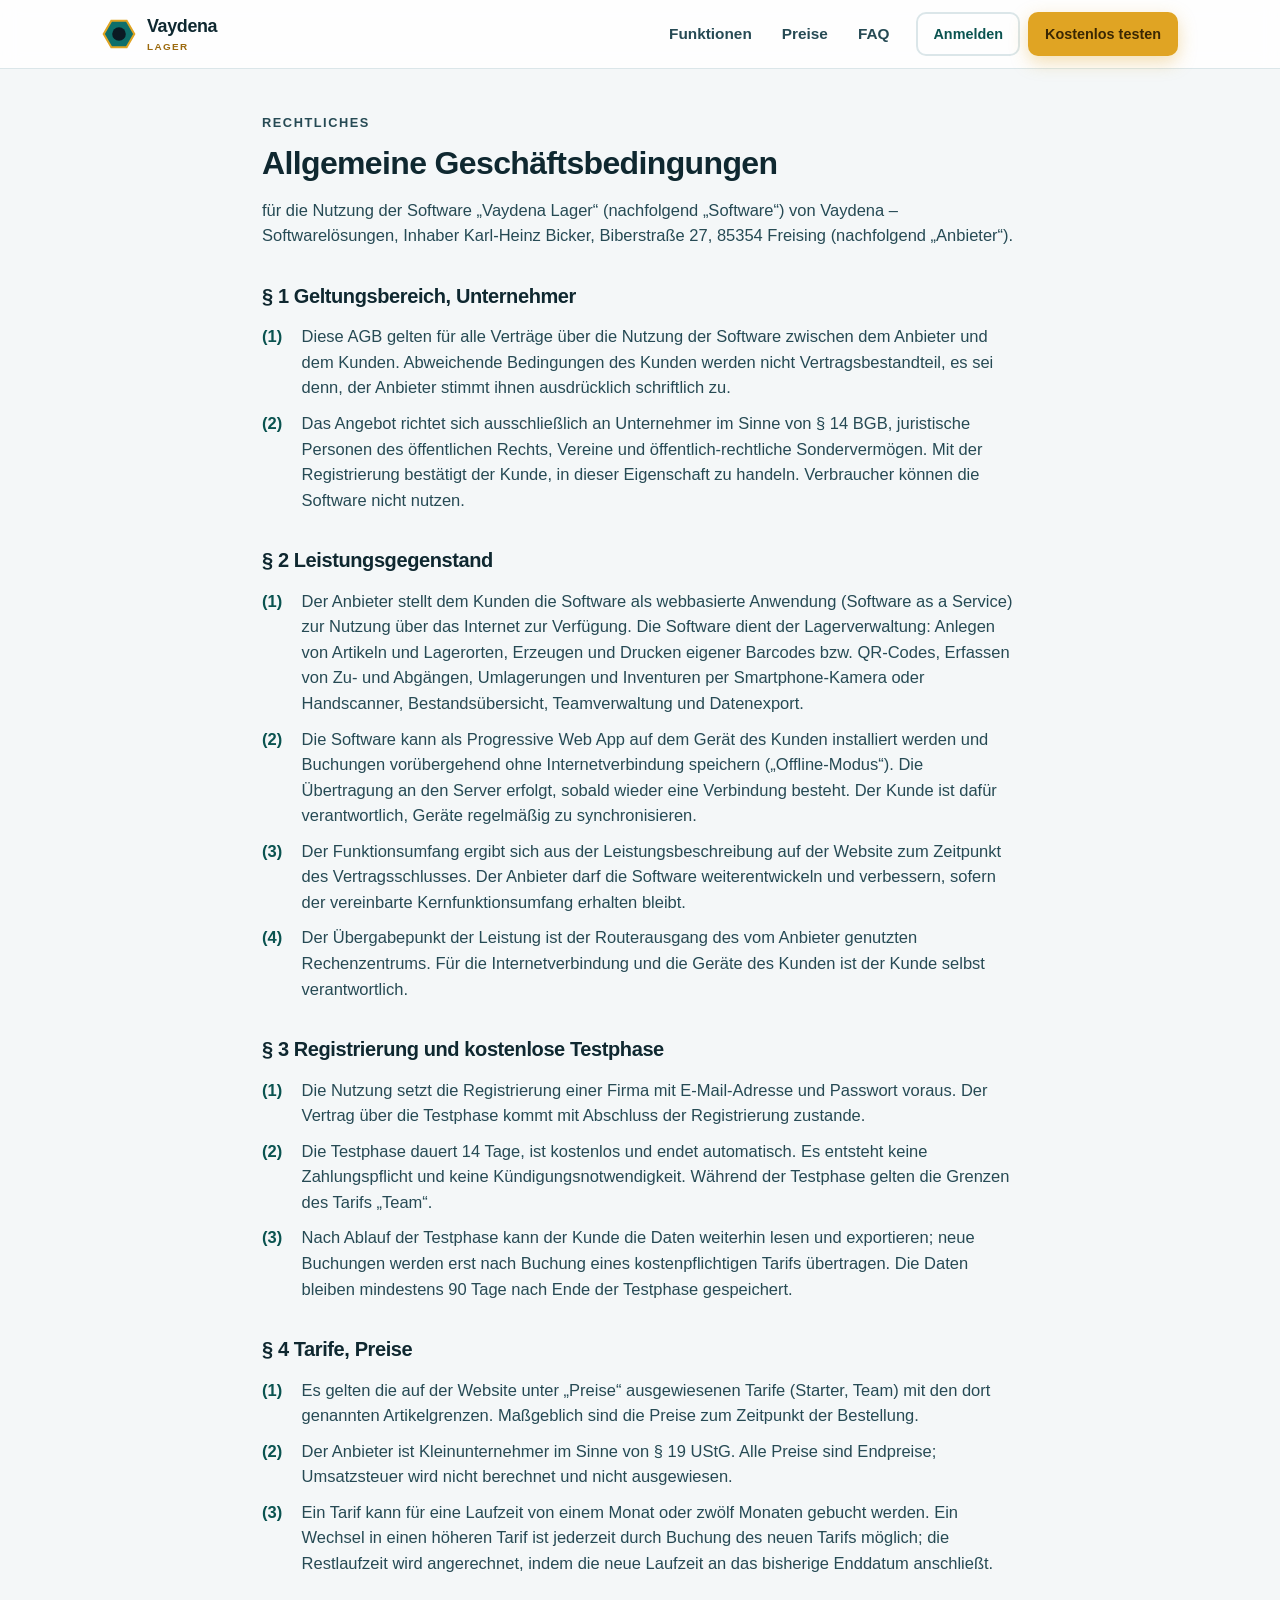
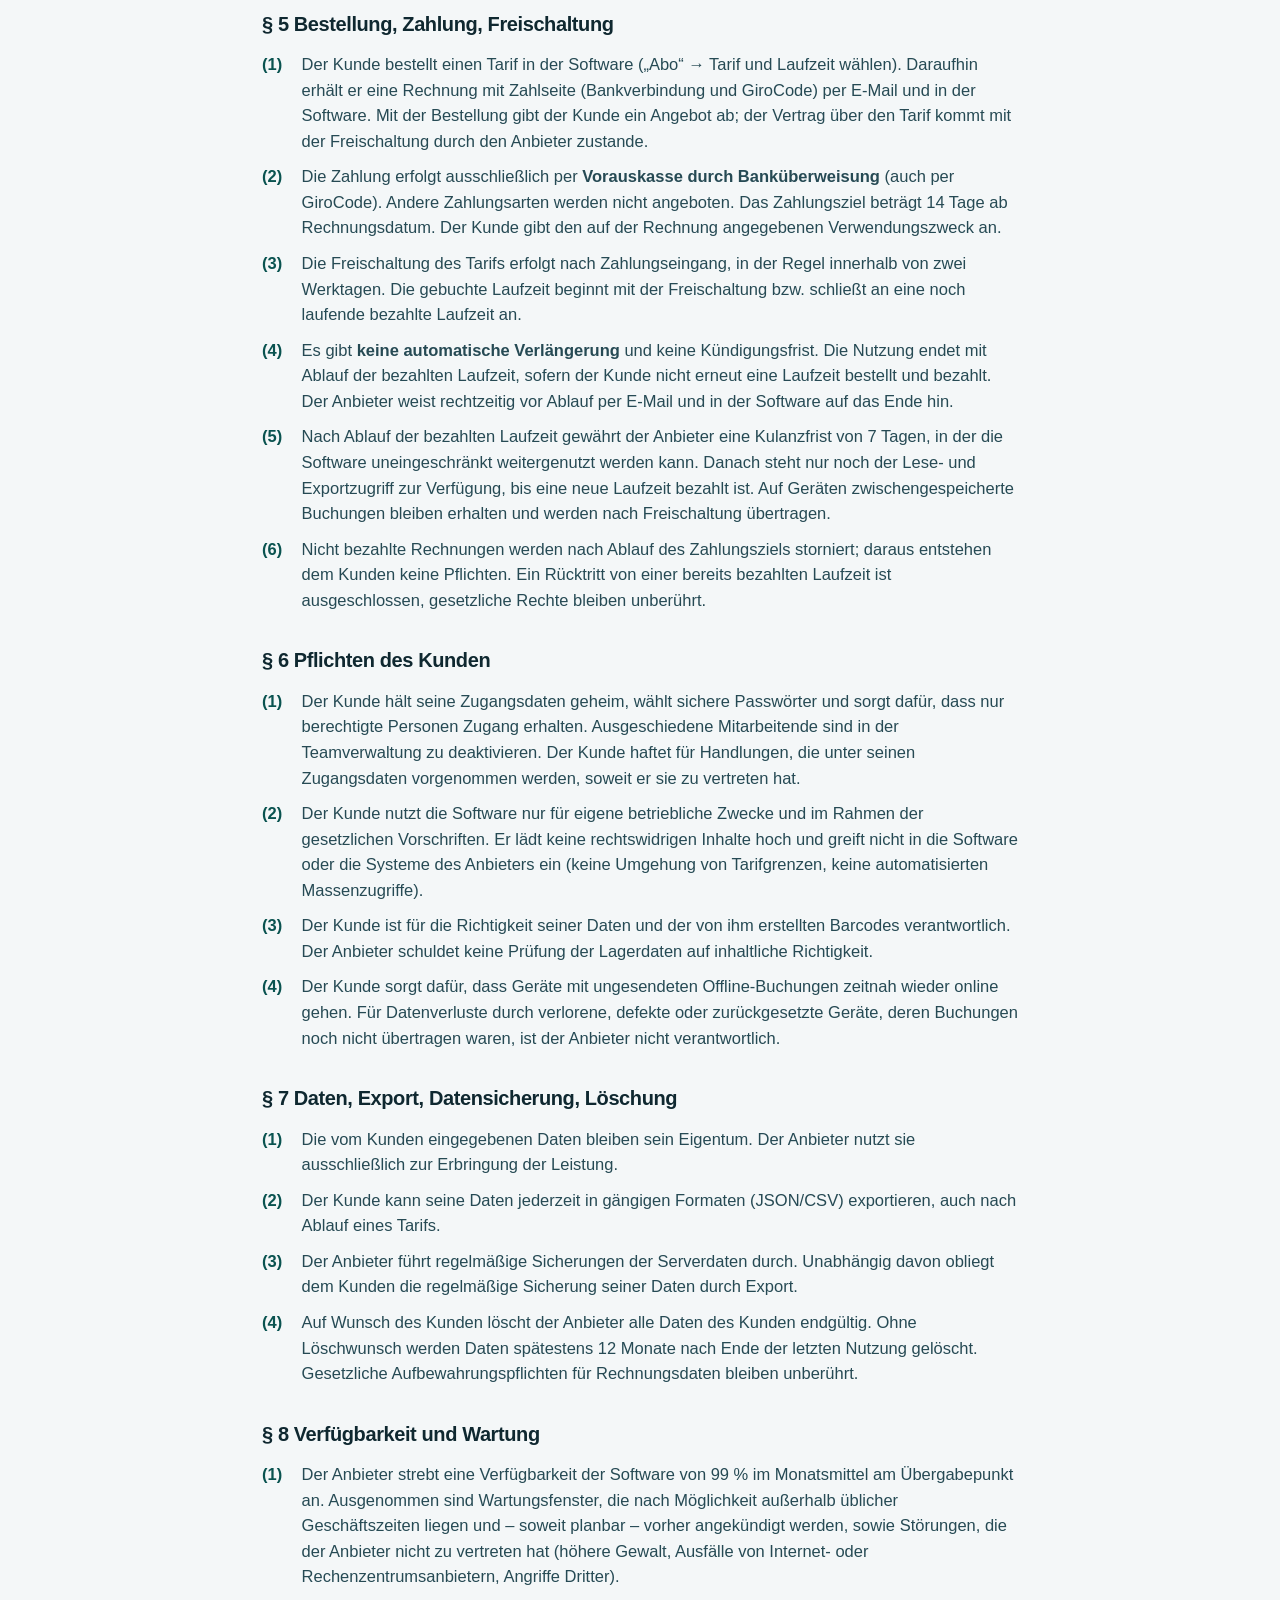
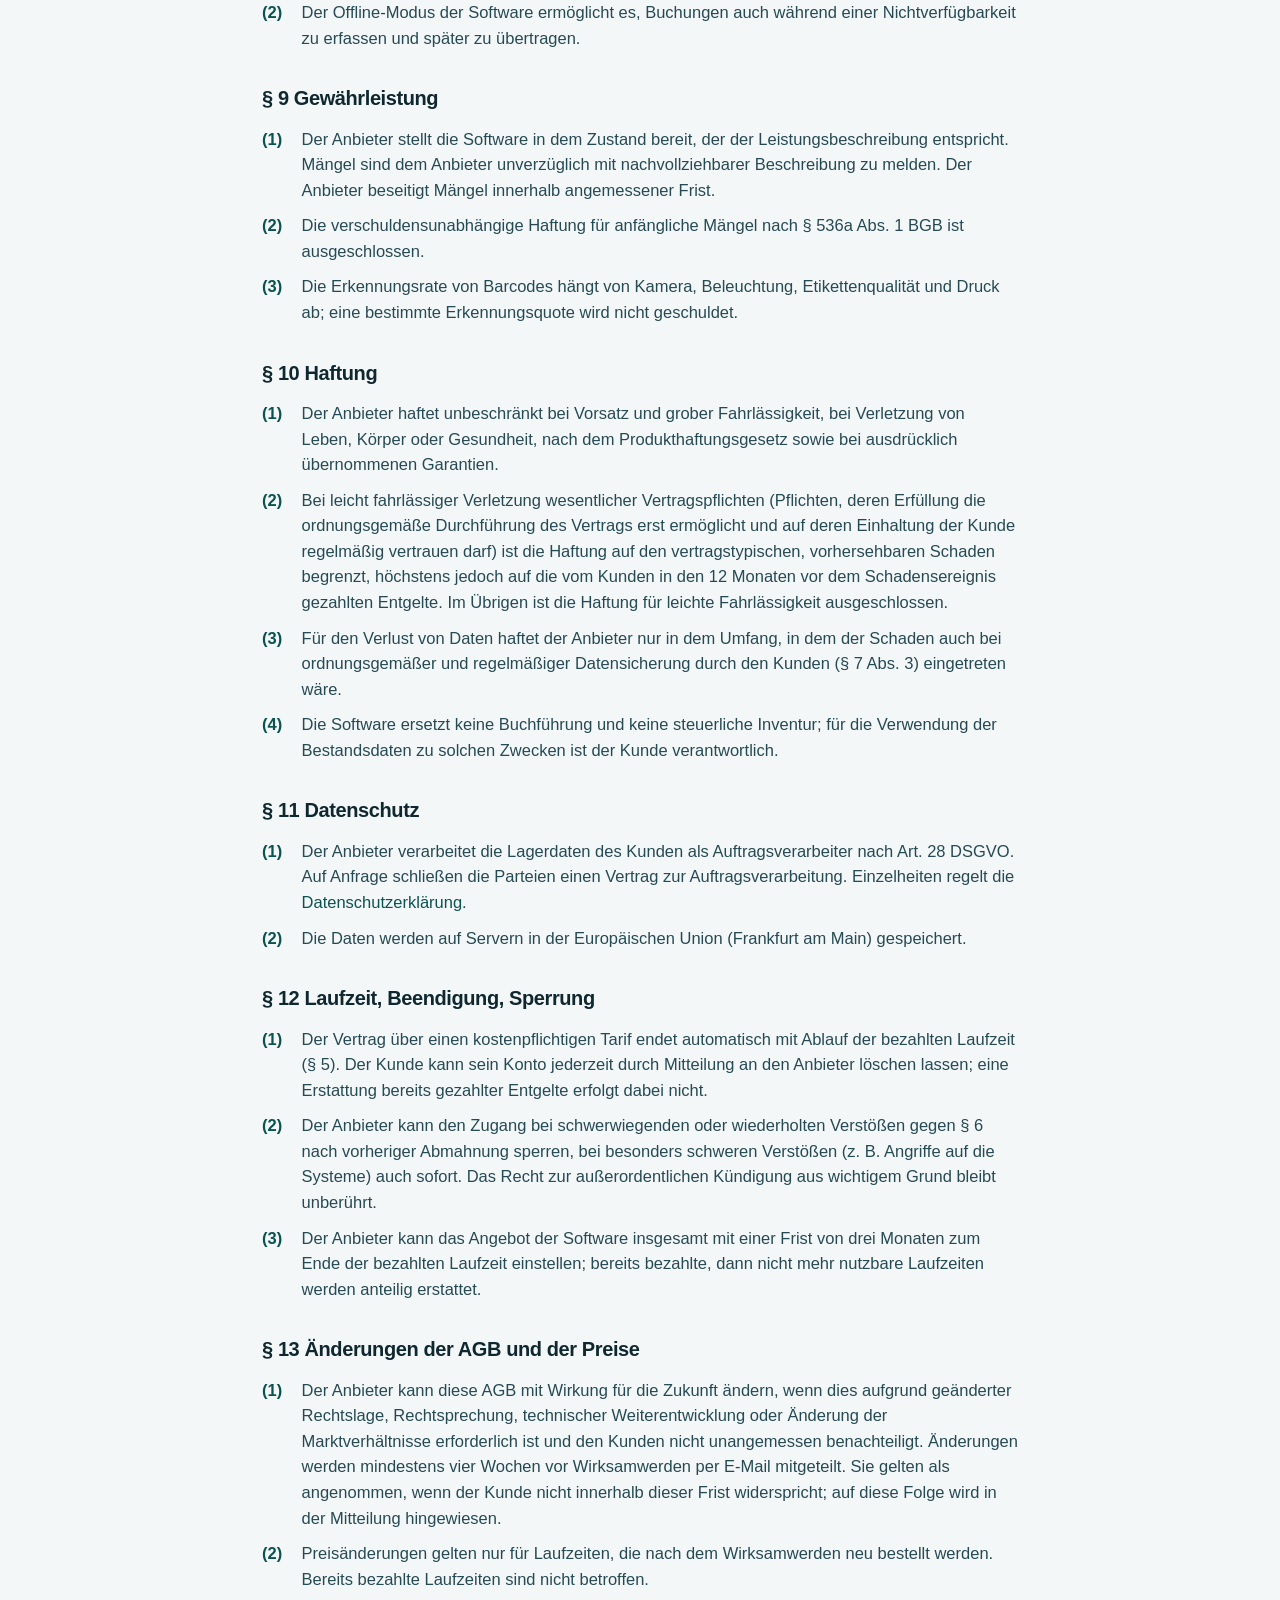
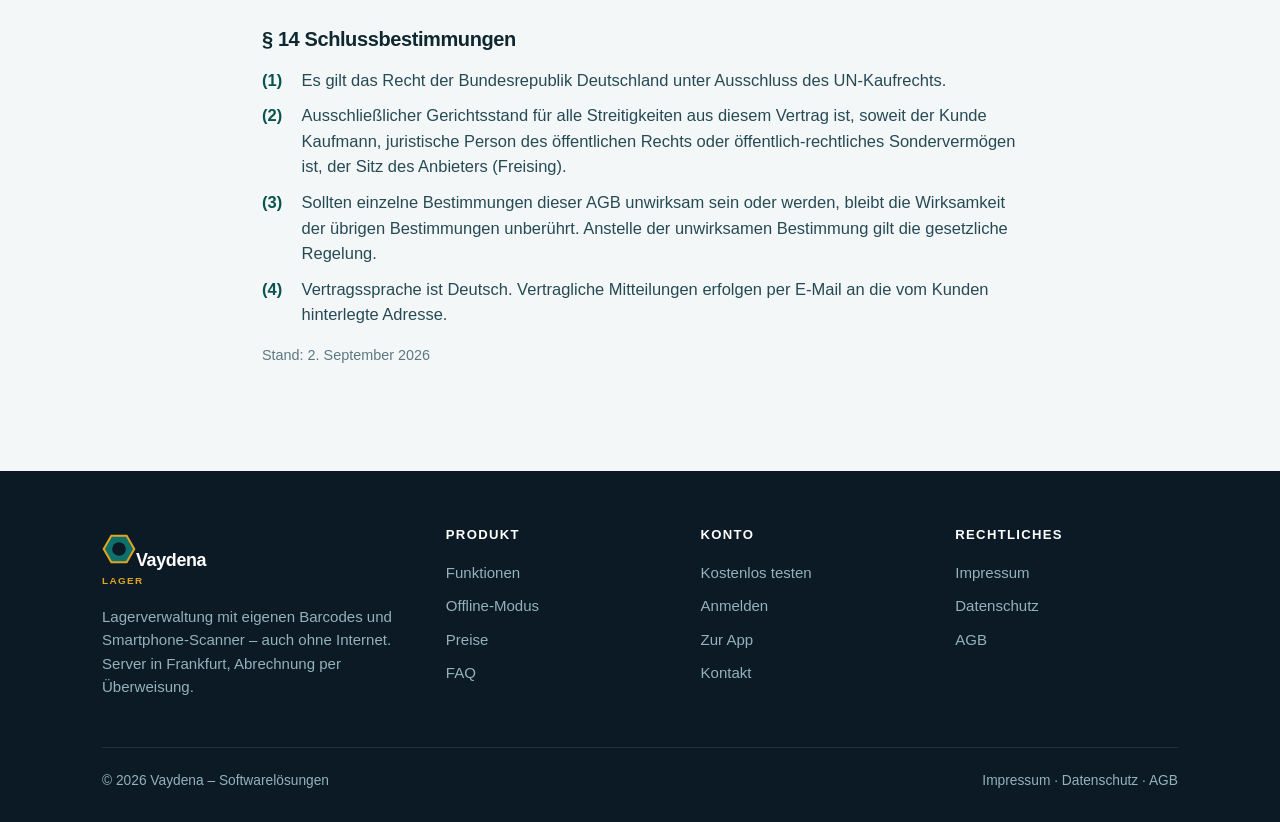
<file: agb.html>
<!doctype html>
<html lang="de">
<head>
<meta charset="utf-8">
<meta name="viewport" content="width=device-width,initial-scale=1">
<title>AGB – Vaydena Lager</title>
<meta name="description" content="Allgemeine Geschäftsbedingungen für die Nutzung von Vaydena Lager (B2B-Software als Abo, Zahlung per Überweisung).">
<meta name="robots" content="noindex,follow">
<meta name="theme-color" content="#0b1a24">
<link rel="icon" href="assets/icons/favicon-32.png" sizes="32x32">
<link rel="apple-touch-icon" href="assets/icons/apple-touch-icon.png">
<link rel="stylesheet" href="assets/app.css?v=20261001">
<style>
  .prose{max-width:800px;margin:0 auto;padding:44px 22px 70px}
  .prose h1{font-size:2rem}
  .prose h2{font-size:1.25rem;margin-top:36px}
  .prose p,.prose li{color:var(--ink-2)}
  .prose ol.n{padding-left:0;list-style:none;counter-reset:abs}
  .prose ol.n>li{position:relative;padding-left:2.4em;margin-bottom:10px;counter-increment:abs}
  .prose ol.n>li::before{content:"(" counter(abs) ")";position:absolute;left:0;top:0;font-weight:700;color:var(--primary-d)}
  .prose ul{padding-left:22px}
  .prose .card{background:var(--surface);border:1px solid var(--line);border-radius:var(--radius);padding:22px 26px;box-shadow:var(--shadow-s);margin:18px 0}
  .prose .stand{color:var(--muted);font-size:.9rem}
  .prose table{width:100%;border-collapse:collapse;margin:12px 0 18px;font-size:.95rem;background:var(--surface);border:1px solid var(--line);border-radius:var(--radius-s);overflow:hidden}
  .prose th,.prose td{padding:9px 12px;border-bottom:1px solid var(--line);text-align:left}
  .prose th{background:var(--bg-2);font-size:.8rem;text-transform:uppercase;letter-spacing:.06em;color:var(--muted)}
  .prose tr:last-child td{border-bottom:0}
</style>
</head>
<body>

<header class="site"><div class="wrap">
  <div class="nav">
    <a class="brand" href="index.html"><svg class="logo" viewBox="0 0 40 40" aria-hidden="true"><path d="M38 20 29 35.6H11L2 20 11 4.4h18z" fill="#0e6f6b"/><circle cx="20" cy="20" r="8" fill="#0b1a24"/><path d="M38 20 29 35.6H11L2 20 11 4.4h18z" fill="none" stroke="#e0a423" stroke-width="2.4"/></svg><span>Vaydena<small>Lager</small></span></a>
    <div class="spacer"></div>
    <nav class="nav-links" aria-label="Hauptnavigation"><a href="index.html#funktionen">Funktionen</a><a href="index.html#preise">Preise</a><a href="index.html#faq">FAQ</a></nav>
    <div class="nav-cta"><a class="btn ghost sm" href="anmelden.html">Anmelden</a><a class="btn gold sm" href="registrieren.html">Kostenlos testen</a></div>
    <button class="nav-toggle" aria-label="Menü öffnen"><svg viewBox="0 0 24 24" fill="none" stroke="currentColor" stroke-width="2.2" stroke-linecap="round"><path d="M4 7h16M4 12h16M4 17h16"/></svg></button>
  </div>
  <div class="mobile-menu"><a href="index.html#funktionen">Funktionen</a><a href="index.html#preise">Preise</a><a href="index.html#faq">FAQ</a><a href="anmelden.html">Anmelden</a></div>
</div></header>

<main class="prose">
  <p class="eyebrow">Rechtliches</p>
  <h1>Allgemeine Geschäftsbedingungen</h1>
  <p>für die Nutzung der Software „Vaydena Lager“ (nachfolgend „Software“) von Vaydena – Softwarelösungen, Inhaber Karl-Heinz Bicker, Biberstraße 27, 85354 Freising (nachfolgend „Anbieter“).</p>

  <h2>§ 1 Geltungsbereich, Unternehmer</h2>
  <ol class="n">
    <li>Diese AGB gelten für alle Verträge über die Nutzung der Software zwischen dem Anbieter und dem Kunden. Abweichende Bedingungen des Kunden werden nicht Vertragsbestandteil, es sei denn, der Anbieter stimmt ihnen ausdrücklich schriftlich zu.</li>
    <li>Das Angebot richtet sich ausschließlich an Unternehmer im Sinne von § 14 BGB, juristische Personen des öffentlichen Rechts, Vereine und öffentlich-rechtliche Sondervermögen. Mit der Registrierung bestätigt der Kunde, in dieser Eigenschaft zu handeln. Verbraucher können die Software nicht nutzen.</li>
  </ol>

  <h2>§ 2 Leistungsgegenstand</h2>
  <ol class="n">
    <li>Der Anbieter stellt dem Kunden die Software als webbasierte Anwendung (Software as a Service) zur Nutzung über das Internet zur Verfügung. Die Software dient der Lagerverwaltung: Anlegen von Artikeln und Lagerorten, Erzeugen und Drucken eigener Barcodes bzw. QR-Codes, Erfassen von Zu- und Abgängen, Umlagerungen und Inventuren per Smartphone-Kamera oder Handscanner, Bestandsübersicht, Teamverwaltung und Datenexport.</li>
    <li>Die Software kann als Progressive Web App auf dem Gerät des Kunden installiert werden und Buchungen vorübergehend ohne Internetverbindung speichern („Offline-Modus“). Die Übertragung an den Server erfolgt, sobald wieder eine Verbindung besteht. Der Kunde ist dafür verantwortlich, Geräte regelmäßig zu synchronisieren.</li>
    <li>Der Funktionsumfang ergibt sich aus der Leistungsbeschreibung auf der Website zum Zeitpunkt des Vertragsschlusses. Der Anbieter darf die Software weiterentwickeln und verbessern, sofern der vereinbarte Kernfunktionsumfang erhalten bleibt.</li>
    <li>Der Übergabepunkt der Leistung ist der Routerausgang des vom Anbieter genutzten Rechenzentrums. Für die Internetverbindung und die Geräte des Kunden ist der Kunde selbst verantwortlich.</li>
  </ol>

  <h2>§ 3 Registrierung und kostenlose Testphase</h2>
  <ol class="n">
    <li>Die Nutzung setzt die Registrierung einer Firma mit E-Mail-Adresse und Passwort voraus. Der Vertrag über die Testphase kommt mit Abschluss der Registrierung zustande.</li>
    <li>Die Testphase dauert 14 Tage, ist kostenlos und endet automatisch. Es entsteht keine Zahlungspflicht und keine Kündigungsnotwendigkeit. Während der Testphase gelten die Grenzen des Tarifs „Team“.</li>
    <li>Nach Ablauf der Testphase kann der Kunde die Daten weiterhin lesen und exportieren; neue Buchungen werden erst nach Buchung eines kostenpflichtigen Tarifs übertragen. Die Daten bleiben mindestens 90 Tage nach Ende der Testphase gespeichert.</li>
  </ol>

  <h2>§ 4 Tarife, Preise</h2>
  <ol class="n">
    <li>Es gelten die auf der Website unter „Preise“ ausgewiesenen Tarife (Starter, Team) mit den dort genannten Artikelgrenzen. Maßgeblich sind die Preise zum Zeitpunkt der Bestellung.</li>
    <li>Der Anbieter ist Kleinunternehmer im Sinne von § 19 UStG. Alle Preise sind Endpreise; Umsatzsteuer wird nicht berechnet und nicht ausgewiesen.</li>
    <li>Ein Tarif kann für eine Laufzeit von einem Monat oder zwölf Monaten gebucht werden. Ein Wechsel in einen höheren Tarif ist jederzeit durch Buchung des neuen Tarifs möglich; die Restlaufzeit wird angerechnet, indem die neue Laufzeit an das bisherige Enddatum anschließt.</li>
  </ol>

  <h2>§ 5 Bestellung, Zahlung, Freischaltung</h2>
  <ol class="n">
    <li>Der Kunde bestellt einen Tarif in der Software („Abo“ → Tarif und Laufzeit wählen). Daraufhin erhält er eine Rechnung mit Zahlseite (Bankverbindung und GiroCode) per E-Mail und in der Software. Mit der Bestellung gibt der Kunde ein Angebot ab; der Vertrag über den Tarif kommt mit der Freischaltung durch den Anbieter zustande.</li>
    <li>Die Zahlung erfolgt ausschließlich per <strong>Vorauskasse durch Banküberweisung</strong> (auch per GiroCode). Andere Zahlungsarten werden nicht angeboten. Das Zahlungsziel beträgt 14 Tage ab Rechnungsdatum. Der Kunde gibt den auf der Rechnung angegebenen Verwendungszweck an.</li>
    <li>Die Freischaltung des Tarifs erfolgt nach Zahlungseingang, in der Regel innerhalb von zwei Werktagen. Die gebuchte Laufzeit beginnt mit der Freischaltung bzw. schließt an eine noch laufende bezahlte Laufzeit an.</li>
    <li>Es gibt <strong>keine automatische Verlängerung</strong> und keine Kündigungsfrist. Die Nutzung endet mit Ablauf der bezahlten Laufzeit, sofern der Kunde nicht erneut eine Laufzeit bestellt und bezahlt. Der Anbieter weist rechtzeitig vor Ablauf per E-Mail und in der Software auf das Ende hin.</li>
    <li>Nach Ablauf der bezahlten Laufzeit gewährt der Anbieter eine Kulanzfrist von 7 Tagen, in der die Software uneingeschränkt weitergenutzt werden kann. Danach steht nur noch der Lese- und Exportzugriff zur Verfügung, bis eine neue Laufzeit bezahlt ist. Auf Geräten zwischengespeicherte Buchungen bleiben erhalten und werden nach Freischaltung übertragen.</li>
    <li>Nicht bezahlte Rechnungen werden nach Ablauf des Zahlungsziels storniert; daraus entstehen dem Kunden keine Pflichten. Ein Rücktritt von einer bereits bezahlten Laufzeit ist ausgeschlossen, gesetzliche Rechte bleiben unberührt.</li>
  </ol>

  <h2>§ 6 Pflichten des Kunden</h2>
  <ol class="n">
    <li>Der Kunde hält seine Zugangsdaten geheim, wählt sichere Passwörter und sorgt dafür, dass nur berechtigte Personen Zugang erhalten. Ausgeschiedene Mitarbeitende sind in der Teamverwaltung zu deaktivieren. Der Kunde haftet für Handlungen, die unter seinen Zugangsdaten vorgenommen werden, soweit er sie zu vertreten hat.</li>
    <li>Der Kunde nutzt die Software nur für eigene betriebliche Zwecke und im Rahmen der gesetzlichen Vorschriften. Er lädt keine rechtswidrigen Inhalte hoch und greift nicht in die Software oder die Systeme des Anbieters ein (keine Umgehung von Tarifgrenzen, keine automatisierten Massenzugriffe).</li>
    <li>Der Kunde ist für die Richtigkeit seiner Daten und der von ihm erstellten Barcodes verantwortlich. Der Anbieter schuldet keine Prüfung der Lagerdaten auf inhaltliche Richtigkeit.</li>
    <li>Der Kunde sorgt dafür, dass Geräte mit ungesendeten Offline-Buchungen zeitnah wieder online gehen. Für Datenverluste durch verlorene, defekte oder zurückgesetzte Geräte, deren Buchungen noch nicht übertragen waren, ist der Anbieter nicht verantwortlich.</li>
  </ol>

  <h2>§ 7 Daten, Export, Datensicherung, Löschung</h2>
  <ol class="n">
    <li>Die vom Kunden eingegebenen Daten bleiben sein Eigentum. Der Anbieter nutzt sie ausschließlich zur Erbringung der Leistung.</li>
    <li>Der Kunde kann seine Daten jederzeit in gängigen Formaten (JSON/CSV) exportieren, auch nach Ablauf eines Tarifs.</li>
    <li>Der Anbieter führt regelmäßige Sicherungen der Serverdaten durch. Unabhängig davon obliegt dem Kunden die regelmäßige Sicherung seiner Daten durch Export.</li>
    <li>Auf Wunsch des Kunden löscht der Anbieter alle Daten des Kunden endgültig. Ohne Löschwunsch werden Daten spätestens 12 Monate nach Ende der letzten Nutzung gelöscht. Gesetzliche Aufbewahrungspflichten für Rechnungsdaten bleiben unberührt.</li>
  </ol>

  <h2>§ 8 Verfügbarkeit und Wartung</h2>
  <ol class="n">
    <li>Der Anbieter strebt eine Verfügbarkeit der Software von 99 % im Monatsmittel am Übergabepunkt an. Ausgenommen sind Wartungsfenster, die nach Möglichkeit außerhalb üblicher Geschäftszeiten liegen und – soweit planbar – vorher angekündigt werden, sowie Störungen, die der Anbieter nicht zu vertreten hat (höhere Gewalt, Ausfälle von Internet- oder Rechenzentrumsanbietern, Angriffe Dritter).</li>
    <li>Der Offline-Modus der Software ermöglicht es, Buchungen auch während einer Nichtverfügbarkeit zu erfassen und später zu übertragen.</li>
  </ol>

  <h2>§ 9 Gewährleistung</h2>
  <ol class="n">
    <li>Der Anbieter stellt die Software in dem Zustand bereit, der der Leistungsbeschreibung entspricht. Mängel sind dem Anbieter unverzüglich mit nachvollziehbarer Beschreibung zu melden. Der Anbieter beseitigt Mängel innerhalb angemessener Frist.</li>
    <li>Die verschuldensunabhängige Haftung für anfängliche Mängel nach § 536a Abs. 1 BGB ist ausgeschlossen.</li>
    <li>Die Erkennungsrate von Barcodes hängt von Kamera, Beleuchtung, Etikettenqualität und Druck ab; eine bestimmte Erkennungsquote wird nicht geschuldet.</li>
  </ol>

  <h2>§ 10 Haftung</h2>
  <ol class="n">
    <li>Der Anbieter haftet unbeschränkt bei Vorsatz und grober Fahrlässigkeit, bei Verletzung von Leben, Körper oder Gesundheit, nach dem Produkthaftungsgesetz sowie bei ausdrücklich übernommenen Garantien.</li>
    <li>Bei leicht fahrlässiger Verletzung wesentlicher Vertragspflichten (Pflichten, deren Erfüllung die ordnungsgemäße Durchführung des Vertrags erst ermöglicht und auf deren Einhaltung der Kunde regelmäßig vertrauen darf) ist die Haftung auf den vertragstypischen, vorhersehbaren Schaden begrenzt, höchstens jedoch auf die vom Kunden in den 12 Monaten vor dem Schadensereignis gezahlten Entgelte. Im Übrigen ist die Haftung für leichte Fahrlässigkeit ausgeschlossen.</li>
    <li>Für den Verlust von Daten haftet der Anbieter nur in dem Umfang, in dem der Schaden auch bei ordnungsgemäßer und regelmäßiger Datensicherung durch den Kunden (§ 7 Abs. 3) eingetreten wäre.</li>
    <li>Die Software ersetzt keine Buchführung und keine steuerliche Inventur; für die Verwendung der Bestandsdaten zu solchen Zwecken ist der Kunde verantwortlich.</li>
  </ol>

  <h2>§ 11 Datenschutz</h2>
  <ol class="n">
    <li>Der Anbieter verarbeitet die Lagerdaten des Kunden als Auftragsverarbeiter nach Art. 28 DSGVO. Auf Anfrage schließen die Parteien einen Vertrag zur Auftragsverarbeitung. Einzelheiten regelt die <a href="datenschutz.html">Datenschutzerklärung</a>.</li>
    <li>Die Daten werden auf Servern in der Europäischen Union (Frankfurt am Main) gespeichert.</li>
  </ol>

  <h2>§ 12 Laufzeit, Beendigung, Sperrung</h2>
  <ol class="n">
    <li>Der Vertrag über einen kostenpflichtigen Tarif endet automatisch mit Ablauf der bezahlten Laufzeit (§ 5). Der Kunde kann sein Konto jederzeit durch Mitteilung an den Anbieter löschen lassen; eine Erstattung bereits gezahlter Entgelte erfolgt dabei nicht.</li>
    <li>Der Anbieter kann den Zugang bei schwerwiegenden oder wiederholten Verstößen gegen § 6 nach vorheriger Abmahnung sperren, bei besonders schweren Verstößen (z. B. Angriffe auf die Systeme) auch sofort. Das Recht zur außerordentlichen Kündigung aus wichtigem Grund bleibt unberührt.</li>
    <li>Der Anbieter kann das Angebot der Software insgesamt mit einer Frist von drei Monaten zum Ende der bezahlten Laufzeit einstellen; bereits bezahlte, dann nicht mehr nutzbare Laufzeiten werden anteilig erstattet.</li>
  </ol>

  <h2>§ 13 Änderungen der AGB und der Preise</h2>
  <ol class="n">
    <li>Der Anbieter kann diese AGB mit Wirkung für die Zukunft ändern, wenn dies aufgrund geänderter Rechtslage, Rechtsprechung, technischer Weiterentwicklung oder Änderung der Marktverhältnisse erforderlich ist und den Kunden nicht unangemessen benachteiligt. Änderungen werden mindestens vier Wochen vor Wirksamwerden per E-Mail mitgeteilt. Sie gelten als angenommen, wenn der Kunde nicht innerhalb dieser Frist widerspricht; auf diese Folge wird in der Mitteilung hingewiesen.</li>
    <li>Preisänderungen gelten nur für Laufzeiten, die nach dem Wirksamwerden neu bestellt werden. Bereits bezahlte Laufzeiten sind nicht betroffen.</li>
  </ol>

  <h2>§ 14 Schlussbestimmungen</h2>
  <ol class="n">
    <li>Es gilt das Recht der Bundesrepublik Deutschland unter Ausschluss des UN-Kaufrechts.</li>
    <li>Ausschließlicher Gerichtsstand für alle Streitigkeiten aus diesem Vertrag ist, soweit der Kunde Kaufmann, juristische Person des öffentlichen Rechts oder öffentlich-rechtliches Sondervermögen ist, der Sitz des Anbieters (Freising).</li>
    <li>Sollten einzelne Bestimmungen dieser AGB unwirksam sein oder werden, bleibt die Wirksamkeit der übrigen Bestimmungen unberührt. Anstelle der unwirksamen Bestimmung gilt die gesetzliche Regelung.</li>
    <li>Vertragssprache ist Deutsch. Vertragliche Mitteilungen erfolgen per E-Mail an die vom Kunden hinterlegte Adresse.</li>
  </ol>

  <p class="stand">Stand: 2. September 2026</p>
</main>

<footer class="site"><div class="wrap">
  <div class="cols">
    <div><a class="brand" href="index.html"><svg class="logo" viewBox="0 0 40 40" aria-hidden="true"><path d="M38 20 29 35.6H11L2 20 11 4.4h18z" fill="#0e6f6b"/><circle cx="20" cy="20" r="8" fill="#0b1a24"/><path d="M38 20 29 35.6H11L2 20 11 4.4h18z" fill="none" stroke="#e0a423" stroke-width="2.4"/></svg><span>Vaydena<small>Lager</small></span></a><p>Lagerverwaltung mit eigenen Barcodes und Smartphone-Scanner – auch ohne Internet. Server in Frankfurt, Abrechnung per Überweisung.</p></div>
    <div><h4>Produkt</h4><a href="index.html#funktionen">Funktionen</a><a href="index.html#offline">Offline-Modus</a><a href="index.html#preise">Preise</a><a href="index.html#faq">FAQ</a></div>
    <div><h4>Konto</h4><a href="registrieren.html">Kostenlos testen</a><a href="anmelden.html">Anmelden</a><a href="app.html">Zur App</a><a href="index.html#kontakt">Kontakt</a></div>
    <div><h4>Rechtliches</h4><a href="impressum.html">Impressum</a><a href="datenschutz.html">Datenschutz</a><a href="agb.html">AGB</a></div>
  </div>
  <div class="fbot"><span>© <span data-year>2026</span> Vaydena – Softwarelösungen</span><span><a href="impressum.html">Impressum</a> · <a href="datenschutz.html">Datenschutz</a> · <a href="agb.html">AGB</a></span></div>
</div></footer>

<script src="assets/site.js"></script>
</body>
</html>
</file>
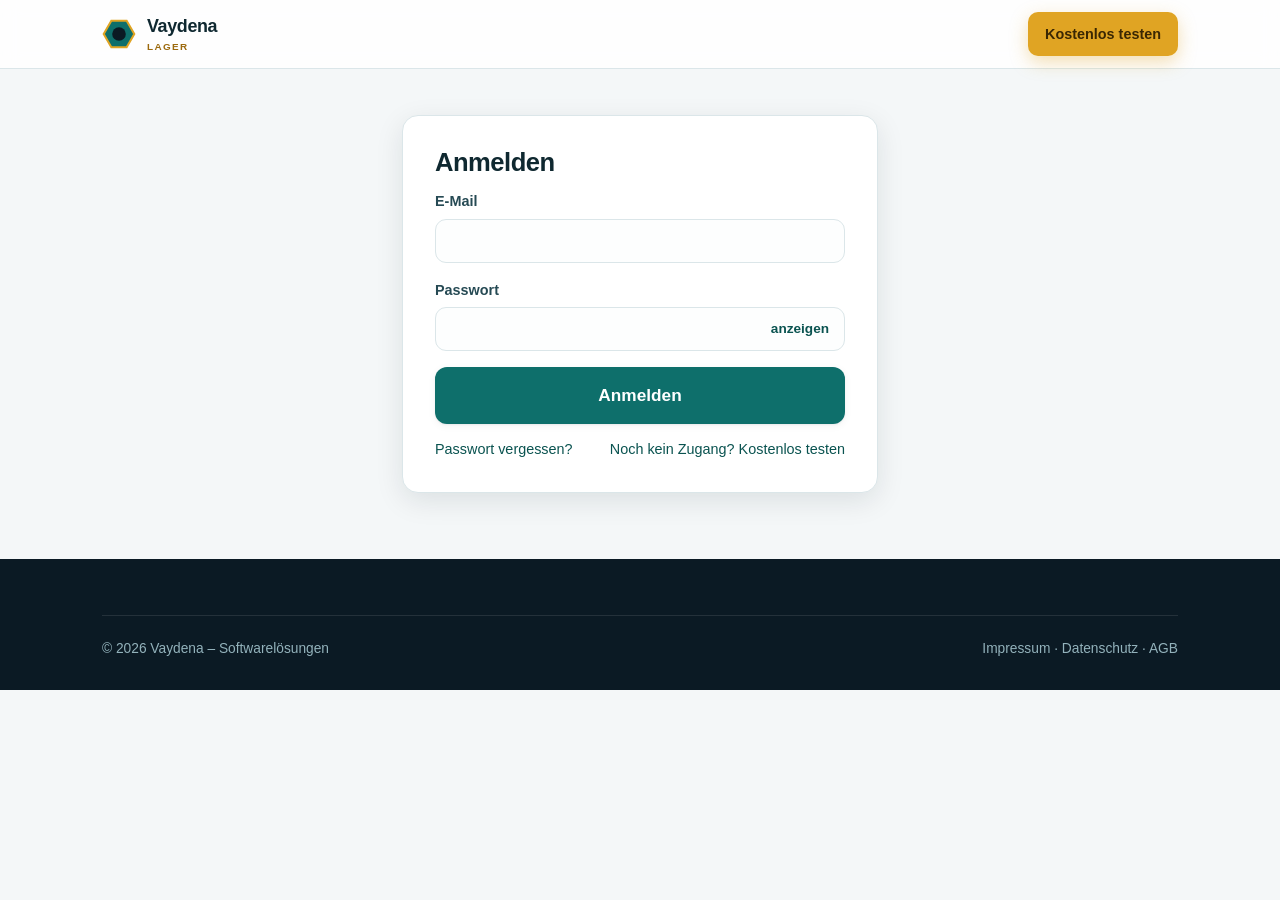
<file: anmelden.html>
<!doctype html>
<html lang="de">
<head>
<meta charset="utf-8">
<meta name="viewport" content="width=device-width,initial-scale=1">
<title>Anmelden – Vaydena Lager</title>
<meta name="robots" content="noindex,follow">
<meta name="theme-color" content="#0b1a24">
<link rel="icon" href="assets/icons/favicon-32.png" sizes="32x32">
<link rel="apple-touch-icon" href="assets/icons/apple-touch-icon.png">
<link rel="stylesheet" href="assets/app.css?v=20261001">
<style>
  .authwrap.single{grid-template-columns:1fr;max-width:520px}
  .pwwrap{position:relative}
  .pwwrap button{position:absolute;right:8px;top:50%;transform:translateY(-50%);border:0;background:none;color:var(--primary-d);font:inherit;font-size:.85rem;font-weight:700;cursor:pointer;padding:6px 8px}
  .links{display:flex;justify-content:space-between;gap:12px;flex-wrap:wrap;font-size:.9rem;margin-top:14px}
  .emailbox{background:var(--bg-2);border-radius:10px;padding:10px 14px;font-weight:700;margin-bottom:16px;word-break:break-all}
</style>
</head>
<body>

<header class="site"><div class="wrap">
  <div class="nav">
    <a class="brand" href="index.html"><svg class="logo" viewBox="0 0 40 40" aria-hidden="true"><path d="M38 20 29 35.6H11L2 20 11 4.4h18z" fill="#0e6f6b"/><circle cx="20" cy="20" r="8" fill="#0b1a24"/><path d="M38 20 29 35.6H11L2 20 11 4.4h18z" fill="none" stroke="#e0a423" stroke-width="2.4"/></svg><span>Vaydena<small>Lager</small></span></a>
    <div class="spacer"></div>
    <div class="nav-cta"><a class="btn gold sm" href="registrieren.html">Kostenlos testen</a></div>
  </div>
</div></header>

<main class="authwrap single">
  <!-- Anmelden -->
  <form class="authcard" id="loginCard" novalidate>
    <h1 class="mt0" style="font-size:1.6rem">Anmelden</h1>
    <div id="loginMsg" class="msg" role="alert"></div>
    <div class="field"><label for="email">E-Mail</label><input id="email" name="email" type="email" required autocomplete="email" inputmode="email"></div>
    <div class="field"><label for="password">Passwort</label><div class="pwwrap"><input id="password" name="password" type="password" required autocomplete="current-password"><button type="button" class="pwToggle" aria-label="Passwort anzeigen">anzeigen</button></div></div>
    <button class="btn primary block lg" type="submit" id="btnLogin">Anmelden</button>
    <div class="links"><a href="#passwort" id="lnkForgot">Passwort vergessen?</a><a href="registrieren.html">Noch kein Zugang? Kostenlos testen</a></div>
  </form>

  <!-- Passwort zurücksetzen anfordern -->
  <form class="authcard hide" id="resetCard" novalidate>
    <h1 class="mt0" style="font-size:1.6rem">Passwort zurücksetzen</h1>
    <p class="muted">Wir schicken Ihnen einen Link, mit dem Sie ein neues Passwort festlegen können.</p>
    <div id="resetMsg" class="msg" role="alert"></div>
    <div class="field"><label for="remail">E-Mail</label><input id="remail" name="email" type="email" required autocomplete="email" inputmode="email"></div>
    <button class="btn primary block lg" type="submit" id="btnReset">Link anfordern</button>
    <div class="links"><a href="#" id="lnkBack">Zurück zur Anmeldung</a></div>
  </form>

  <!-- Passwort festlegen (Einladung / Zurücksetzen) -->
  <form class="authcard hide" id="setCard" novalidate>
    <h1 class="mt0" style="font-size:1.6rem" id="setTitle">Passwort festlegen</h1>
    <p class="muted" id="setIntro"></p>
    <div id="setMsg" class="msg" role="alert"></div>
    <div class="emailbox" id="setEmail">…</div>
    <div class="field"><label for="npw">Neues Passwort</label><div class="pwwrap"><input id="npw" type="password" required minlength="8" autocomplete="new-password"><button type="button" class="pwToggle" aria-label="Passwort anzeigen">anzeigen</button></div><div class="hint">Mindestens 8 Zeichen.</div></div>
    <div class="field"><label for="npw2">Passwort wiederholen</label><input id="npw2" type="password" required minlength="8" autocomplete="new-password"></div>
    <button class="btn primary block lg" type="submit" id="btnSet">Passwort speichern und anmelden</button>
    <div class="links"><a href="#passwort" id="lnkNew" class="hide">Neuen Link anfordern</a></div>
  </form>
</main>

<footer class="site"><div class="wrap">
  <div class="fbot"><span>© <span data-year>2026</span> Vaydena – Softwarelösungen</span><span><a href="impressum.html">Impressum</a> · <a href="datenschutz.html">Datenschutz</a> · <a href="agb.html">AGB</a></span></div>
</div></footer>

<script src="assets/supabase.js"></script>
<script src="assets/auth.js"></script>
<script src="assets/site.js"></script>
<script>
(function () {
  var $ = function (id) { return document.getElementById(id); };
  var cards = { login: $('loginCard'), reset: $('resetCard'), set: $('setCard') };
  function showCard(name) { Object.keys(cards).forEach(function (k) { cards[k].classList.toggle('hide', k !== name); }); }
  function msg(el, kind, text) { el.className = 'msg ' + kind; el.textContent = text; }
  document.querySelectorAll('.pwToggle').forEach(function (b) {
    b.addEventListener('click', function () {
      var inp = b.parentNode.querySelector('input'); var show = inp.type === 'password';
      inp.type = show ? 'text' : 'password'; b.textContent = show ? 'verbergen' : 'anzeigen';
    });
  });

  var next = LV.safeNext(LV.qs('next')) || 'app.html';
  var token = LV.qs('reset') || LV.qs('invite');
  var isInvite = !!LV.qs('invite');
  if (LV.qs('email')) $('email').value = LV.qs('email');
  if (LV.qs('registered')) msg($('loginMsg'), 'ok', 'Ihr Zugang ist angelegt. Bitte melden Sie sich an.');

  function afterLogin(pw) {
    return LV.apiCall('me').then(function (r) {
      if (r.data && r.data.registered) { location.replace(next); return; }
      $('btnLogin').disabled = false; $('btnLogin').textContent = 'Anmelden';
      if (r.data && r.data.error === 'member_inactive') return msg($('loginMsg'), 'err', LV.ERRORS.member_inactive);
      if (r.data && r.data.registered === false) {
        $('loginMsg').className = 'msg info';
        $('loginMsg').innerHTML = 'Für dieses Konto gibt es noch keinen Lager-Zugang. <a href="registrieren.html?email=' + encodeURIComponent($('email').value.trim()) + '">Jetzt Firma anlegen</a> – mit demselben Passwort.';
        return;
      }
      msg($('loginMsg'), 'err', LV.errText(r));
    });
  }

  // Anmelden
  cards.login.addEventListener('submit', function (e) {
    e.preventDefault();
    var email = $('email').value.trim().toLowerCase(), pw = $('password').value;
    if (!email || !pw) return msg($('loginMsg'), 'err', 'Bitte E-Mail und Passwort eingeben.');
    $('btnLogin').disabled = true; $('btnLogin').textContent = 'Anmeldung läuft …'; $('loginMsg').className = 'msg';
    LV.signIn(email, pw).then(function (res) {
      if (res.error || !(res.data && res.data.session)) {
        $('btnLogin').disabled = false; $('btnLogin').textContent = 'Anmelden';
        var m = (res.error && res.error.message) || '';
        if (/invalid login|invalid_credentials|invalid grant/i.test(m)) return msg($('loginMsg'), 'err', 'E-Mail oder Passwort ist falsch.');
        if (/fetch|network/i.test(m)) return msg($('loginMsg'), 'err', LV.ERRORS.offline);
        return msg($('loginMsg'), 'err', 'Anmeldung fehlgeschlagen: ' + m);
      }
      return afterLogin(pw);
    });
  });

  // Passwort vergessen
  $('lnkForgot').addEventListener('click', function (e) { e.preventDefault(); $('remail').value = $('email').value; showCard('reset'); });
  $('lnkBack').addEventListener('click', function (e) { e.preventDefault(); showCard('login'); });
  $('lnkNew').addEventListener('click', function (e) { e.preventDefault(); showCard('reset'); });
  cards.reset.addEventListener('submit', function (e) {
    e.preventDefault();
    var email = $('remail').value.trim().toLowerCase();
    if (!/^[^\s@]+@[^\s@]+\.[^\s@]+$/.test(email)) return msg($('resetMsg'), 'err', LV.ERRORS.bad_email);
    $('btnReset').disabled = true; $('resetMsg').className = 'msg';
    LV.publicCall('request_reset', { email: email }).then(function (r) {
      $('btnReset').disabled = false;
      if (r.data && r.data.ok) msg($('resetMsg'), 'ok', 'Falls zu dieser E-Mail-Adresse ein Zugang existiert, ist jetzt ein Link unterwegs. Bitte auch den Spam-Ordner prüfen.');
      else msg($('resetMsg'), 'err', LV.errText(r));
    });
  });

  // Passwort festlegen (Einladung / Zurücksetzen)
  if (token) {
    showCard('set');
    $('setTitle').textContent = isInvite ? 'Willkommen bei Vaydena Lager' : 'Neues Passwort festlegen';
    $('setIntro').textContent = isInvite ? 'Bitte legen Sie ein Passwort für Ihren Zugang fest.' : 'Bitte legen Sie ein neues Passwort fest.';
    $('setEmail').textContent = 'Link wird geprüft …';
    LV.publicCall('check_token', { token: token }).then(function (r) {
      if (r.data && r.data.ok) {
        $('setEmail').textContent = r.data.email || '';
        if (r.data.purpose === 'invite') { $('setTitle').textContent = 'Willkommen bei Vaydena Lager'; $('setIntro').textContent = 'Sie wurden eingeladen. Bitte legen Sie ein Passwort für Ihren Zugang fest.'; }
      } else {
        $('setEmail').textContent = '';
        msg($('setMsg'), 'err', LV.errText(r));
        $('btnSet').disabled = true; $('lnkNew').classList.remove('hide');
      }
    });
    cards.set.addEventListener('submit', function (e) {
      e.preventDefault();
      var p1 = $('npw').value, p2 = $('npw2').value;
      if (p1.length < 8) return msg($('setMsg'), 'err', LV.ERRORS.bad_password);
      if (p1 !== p2) return msg($('setMsg'), 'err', 'Die Passwörter stimmen nicht überein.');
      $('btnSet').disabled = true; $('btnSet').textContent = 'Wird gespeichert …'; $('setMsg').className = 'msg';
      LV.publicCall('set_password', { token: token, password: p1 }).then(function (r) {
        if (!(r.data && r.data.ok)) {
          $('btnSet').disabled = false; $('btnSet').textContent = 'Passwort speichern und anmelden';
          if (r.data && (r.data.error === 'invalid_token' || r.data.error === 'invite_used')) $('lnkNew').classList.remove('hide');
          return msg($('setMsg'), 'err', LV.errText(r));
        }
        return LV.signIn(r.data.email, p1).then(function (res) {
          if (res && res.data && res.data.session) { location.replace('app.html'); return; }
          location.replace('anmelden.html?email=' + encodeURIComponent(r.data.email) + '&registered=1');
        });
      });
    });
  } else if (location.hash === '#passwort') {
    showCard('reset');
  } else {
    // Bereits angemeldet? Direkt weiter.
    LV.currentSession().then(function (s) {
      if (!s) return;
      LV.apiCall('me').then(function (r) { if (r.data && r.data.registered) location.replace(next); });
    });
  }
})();
</script>
</body>
</html>
</file>
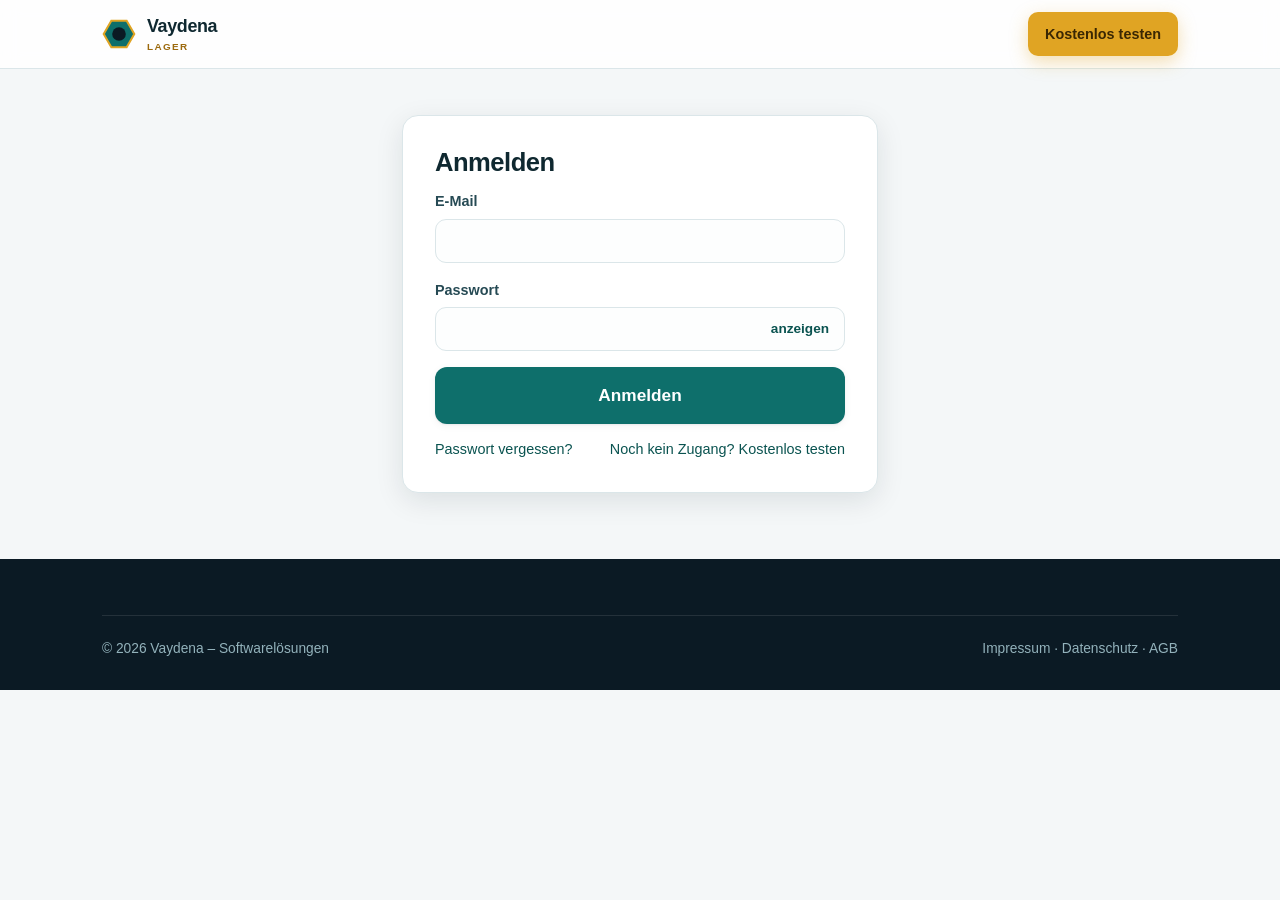
<file: app.html>
<!doctype html>
<html lang="de">
<head>
<meta charset="utf-8">
<meta name="viewport" content="width=device-width,initial-scale=1,viewport-fit=cover">
<title>Lager – Vaydena Lager</title>
<meta name="robots" content="noindex,nofollow">
<meta name="theme-color" content="#0b1a24">
<meta name="color-scheme" content="light dark">
<meta name="mobile-web-app-capable" content="yes">
<meta name="apple-mobile-web-app-capable" content="yes">
<meta name="apple-mobile-web-app-status-bar-style" content="black-translucent">
<meta name="apple-mobile-web-app-title" content="Lager">
<meta name="application-name" content="Vaydena Lager">
<link rel="manifest" href="manifest.webmanifest">
<link rel="icon" href="assets/icons/favicon-32.png" sizes="32x32">
<link rel="apple-touch-icon" href="assets/icons/apple-touch-icon.png">
<link rel="stylesheet" href="assets/app.css?v=20261001">
<link rel="stylesheet" href="assets/lager.css?v=20261001">
</head>
<body class="app">
<header class="topbar">
  <a class="brand" href="app.html#scan" aria-label="Vaydena Lager – Startseite der App"><svg class="logo" viewBox="0 0 40 40" aria-hidden="true"><path d="M38 20 29 35.6H11L2 20 11 4.4h18z" fill="#0e6f6b"/><circle cx="20" cy="20" r="8" fill="#0b1a24"/><path d="M38 20 29 35.6H11L2 20 11 4.4h18z" fill="none" stroke="#e0a423" stroke-width="2.4"/></svg><span>Vaydena<small>Lager</small></span></a>
  <span class="ttl" id="title">Lager</span>
  <div class="spacer"></div>
  <button class="syncdot" id="syncdot" type="button" data-act="go-konto" title="Abgleich-Status – tippen für Details"><i></i><span>…</span></button>
</header>
<div class="shell">
  <nav class="sidenav" id="sidenav" aria-label="Hauptnavigation"></nav>
  <main class="main">
    <div class="inner">
      <div class="banners" id="banners"></div>
      <div id="view"><div class="splash"><div class="box"><div class="spinner"></div><p>Lade …</p></div></div></div>
    </div>
  </main>
</div>
<nav class="bottomnav" id="bottomnav" aria-label="Navigation"></nav>
<div class="moresheet" id="moresheet"></div>
<div id="modal" hidden></div>
<div id="overlay"></div>
<div class="toasts" id="toasts" aria-live="polite"></div>
<noscript><div class="splash"><div class="box"><p>Für Vaydena Lager muss JavaScript aktiviert sein.</p></div></div></noscript>
<script src="assets/supabase.js"></script>
<script src="assets/auth.js"></script>
<script src="assets/html5-qrcode.min.js"></script>
<script src="assets/qrcode-generator.js"></script>
<script src="assets/JsBarcode.all.min.js"></script>
<script src="assets/lager-store.js"></script>
<script src="assets/lager-sync.js"></script>
<script src="assets/lager-scan.js"></script>
<script src="assets/lager-labels.js"></script>
<script src="assets/lager-app.js"></script>
<script>
(function () {
  if (!("serviceWorker" in navigator)) return;
  if (location.protocol !== "https:" && location.hostname !== "localhost" && location.hostname !== "127.0.0.1") return;
  window.addEventListener("load", function () {
    navigator.serviceWorker.register("sw.js").then(function (reg) {
      reg.addEventListener("updatefound", function () {
        var w = reg.installing; if (!w) return;
        w.addEventListener("statechange", function () {
          if (w.state === "installed" && navigator.serviceWorker.controller && window.LVApp) LVApp.toast("Neue Version geladen – beim nächsten Start aktiv.", "ok", 4500);
        });
      });
    }).catch(function () {});
  });
})();
</script>
</body>
</html>
</file>
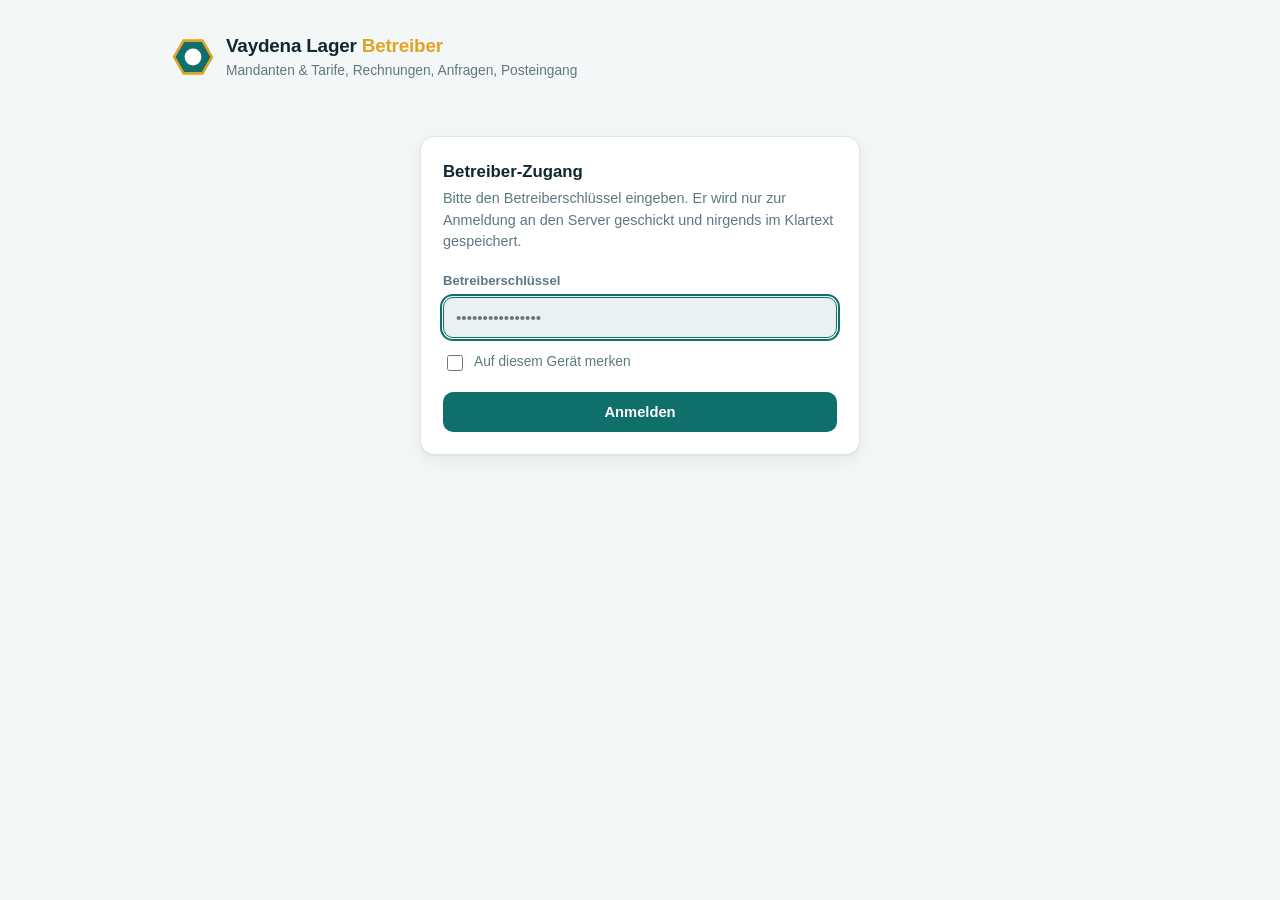
<file: betreiber.html>
<!doctype html>
<html lang="de">
<head>
<meta charset="utf-8">
<meta name="viewport" content="width=device-width, initial-scale=1">
<meta name="robots" content="noindex, nofollow">
<meta name="theme-color" content="#0b1a24">
<title>Betreiber · Vaydena Lager</title>
<link rel="icon" href="assets/icons/favicon-32.png" sizes="32x32">
<style>
  :root{
    --bg:#f4f7f8; --surface:#ffffff; --surface-2:#eaf1f2; --border:#dbe6e9;
    --text:#0f2830; --muted:#5c7883; --brand:#0e6f6b; --brand-strong:#0a5350; --brand-ink:#ffffff;
    --gold:#e0a423; --gold-d:#9c6a0d;
    --ok:#1f7a4d; --ok-bg:#e4f4ea; --ok-bd:#bfe3cd;
    --warn:#8a5510; --warn-bg:#fbeecd; --warn-bd:#f0d6a8;
    --danger:#b3341f; --danger-bg:#fbe8e4; --danger-bd:#f0c4ba;
    --shadow:0 1px 2px rgba(11,26,36,.06), 0 6px 20px rgba(11,26,36,.06);
    --radius:14px;
  }
  @media (prefers-color-scheme: dark){
    :root{
      --bg:#0b1a24; --surface:#122b39; --surface-2:#16323f; --border:#264a54;
      --text:#e6f1f3; --muted:#93b2bb; --brand:#37b6c2; --brand-strong:#5cc9d3; --brand-ink:#062229;
      --gold:#e6b34a; --gold-d:#e6b34a;
      --ok:#49c78c; --ok-bg:#123a2c; --ok-bd:#1e5641;
      --warn:#e6b34a; --warn-bg:#3a2f14; --warn-bd:#5a4a1f;
      --danger:#ef7d6b; --danger-bg:#3a1a15; --danger-bd:#5e2b23;
      --shadow:0 1px 2px rgba(0,0,0,.3), 0 8px 24px rgba(0,0,0,.28);
    }
  }
  *{box-sizing:border-box}
  html,body{margin:0}
  body{
    background:var(--bg); color:var(--text); min-height:100vh;
    font-family:-apple-system,BlinkMacSystemFont,"Segoe UI",Roboto,Helvetica,Arial,sans-serif;
    line-height:1.5; -webkit-font-smoothing:antialiased;
    padding:24px 16px 64px;
  }
  a{color:var(--brand)}
  .wrap{max-width:940px;margin:0 auto}
  .brand{display:flex;align-items:center;gap:12px;margin:8px 2px 22px}
  .brand .mark{width:42px;height:42px;flex:0 0 auto;display:grid;place-items:center}
  .brand .mark svg{width:42px;height:42px}
  .brand h1{font-size:1.18rem;margin:0;letter-spacing:-.01em}
  .brand h1 b{color:var(--gold);font-weight:800}
  .brand p{margin:1px 0 0;color:var(--muted);font-size:.86rem}

  .card{background:var(--surface);border:1px solid var(--border);border-radius:var(--radius);box-shadow:var(--shadow)}
  .pad{padding:22px}

  /* ---- Buttons ---- */
  .btn{appearance:none;border:1px solid transparent;border-radius:10px;padding:11px 16px;
    font-size:.92rem;font-weight:600;font-family:inherit;cursor:pointer;transition:transform .06s, filter .15s}
  .btn:active{transform:scale(.98)}
  .btn[disabled]{opacity:.55;cursor:not-allowed}
  .btn-primary{background:var(--brand);color:var(--brand-ink)}
  .btn-primary:hover{filter:brightness(1.06)}
  .btn-ghost{background:var(--surface-2);color:var(--text);border-color:var(--border)}
  .btn-ghost:hover{filter:brightness(.98)}
  .btn-ok{background:var(--ok);color:#fff}
  .btn-danger{background:transparent;color:var(--danger);border-color:var(--danger-bd)}
  .btn-danger:hover{background:var(--danger-bg)}
  .btn-danger-solid{background:var(--danger);color:#fff}
  .btn-sm{padding:7px 13px;font-size:.85rem}
  .btn-xs{padding:5px 10px;font-size:.78rem;border-radius:8px}
  .btn-block{width:100%}

  /* ---- Form fields ---- */
  label.fld{display:block;font-size:.82rem;font-weight:600;color:var(--muted);margin:0 0 6px}
  input[type=password],input[type=text],input[type=search],input[type=number],textarea,select,input.search{
    width:100%;padding:11px 12px;border:1px solid var(--border);border-radius:10px;
    background:var(--surface-2);color:var(--text);font-size:.95rem;font-family:inherit}
  textarea{line-height:1.45;resize:vertical;min-height:80px}
  input:focus,textarea:focus,select:focus{outline:2px solid var(--brand);outline-offset:1px;border-color:var(--brand)}
  .msg{margin-top:12px;font-size:.86rem;font-weight:600;display:none}
  .msg.err{display:block;color:var(--danger)}
  .msg.ok{display:block;color:var(--ok)}
  .muted{color:var(--muted)}
  .mono{font-family:ui-monospace,Consolas,monospace;font-size:.82rem;word-break:break-all}

  /* ---- Login ---- */
  #login{max-width:440px;margin:6vh auto 0}
  #login h2{margin:0 0 4px;font-size:1.05rem}
  #login p.sub{margin:0 0 18px;color:var(--muted);font-size:.9rem}
  .remember{display:flex;align-items:center;gap:8px;margin:14px 0 18px;color:var(--muted);font-size:.86rem}
  .remember input{width:16px;height:16px;accent-color:var(--brand)}

  /* ---- App / Toolbar ---- */
  #app{display:none}
  .toolbar{display:flex;gap:10px;align-items:center;flex-wrap:wrap;margin:0 2px 16px}
  .toolbar .views{display:flex;gap:6px;flex-wrap:wrap}
  .toolbar .spacer{flex:1}

  .bar{display:flex;gap:10px;flex-wrap:wrap;align-items:center;margin:0 2px 14px}
  .bar .search{flex:1 1 220px;min-width:0}
  .bar select{min-width:200px;flex:0 0 auto}
  .bar .cnt{color:var(--muted);font-size:.86rem}
  .summary{display:flex;gap:16px;flex-wrap:wrap;margin:0 2px 16px;color:var(--muted);font-size:.86rem}
  .summary b{color:var(--text)}

  /* ---- Tables ---- */
  .tablewrap{overflow-x:auto;border-radius:var(--radius)}
  table{width:100%;border-collapse:collapse;min-width:720px}
  thead th{font-size:.74rem;text-transform:uppercase;letter-spacing:.04em;color:var(--muted);
    text-align:left;font-weight:700;padding:12px 14px;border-bottom:1px solid var(--border);white-space:nowrap}
  thead th.num,tbody td.num{text-align:right;font-variant-numeric:tabular-nums}
  tbody td{padding:13px 14px;border-bottom:1px solid var(--border);vertical-align:middle}
  tbody tr:last-child td{border-bottom:none}
  tbody tr.click{cursor:pointer}
  tbody tr.click:hover td{background:var(--surface-2)}
  .pname{font-weight:600}
  .pmeta{color:var(--muted);font-size:.78rem;margin-top:2px}
  td.act{text-align:right;white-space:nowrap}
  td.act .btn{margin-left:8px}

  /* ---- Pills ---- */
  .pill{display:inline-flex;align-items:center;gap:6px;font-size:.78rem;font-weight:700;
    padding:4px 10px;border-radius:999px;border:1px solid;white-space:nowrap}
  .pill::before{content:"";width:7px;height:7px;border-radius:50%}
  .pill.on{color:var(--ok);background:var(--ok-bg);border-color:var(--ok-bd)}
  .pill.on::before{background:var(--ok)}
  .pill.off{color:var(--danger);background:var(--danger-bg);border-color:var(--danger-bd)}
  .pill.off::before{background:var(--danger)}
  .pill.warn{color:var(--warn);background:var(--warn-bg);border-color:var(--warn-bd)}
  .pill.warn::before{background:var(--gold)}
  .pill.trial{color:var(--warn);background:var(--warn-bg);border-color:var(--warn-bd)}
  .pill.trial::before{background:var(--gold)}
  .pill.paid{color:var(--ok);background:var(--ok-bg);border-color:var(--ok-bd)}
  .pill.paid::before{background:var(--ok)}
  .pill.open{color:var(--danger);background:var(--danger-bg);border-color:var(--danger-bd)}
  .pill.open::before{background:var(--danger)}
  .pill.canceled{color:var(--muted);background:var(--surface-2);border-color:var(--border)}
  .pill.canceled::before{background:var(--muted)}
  .pill.new{color:var(--brand);background:var(--surface-2);border-color:var(--border)}
  .pill.new::before{background:var(--brand)}
  button.pill{cursor:pointer;font:inherit}
  button.pill:hover{filter:brightness(.97)}
  button.pill:disabled{cursor:default}

  /* ---- Stats / Leads ---- */
  .cards{display:grid;grid-template-columns:repeat(auto-fit,minmax(170px,1fr));gap:14px}
  .stat{background:var(--surface);border:1px solid var(--border);border-radius:var(--radius);padding:18px 20px;box-shadow:var(--shadow)}
  .stat .n{font-size:1.9rem;font-weight:800;letter-spacing:-.02em;color:var(--brand-strong)}
  .stat .l{font-size:.78rem;color:var(--muted);font-weight:800;text-transform:uppercase;letter-spacing:.05em;margin-top:2px}
  .lead{background:var(--surface);border:1px solid var(--border);border-radius:var(--radius);padding:16px 18px;margin-bottom:12px;box-shadow:var(--shadow)}
  .lead .h{display:flex;justify-content:space-between;gap:12px;flex-wrap:wrap;font-size:.92rem}
  .lead .m{white-space:pre-wrap;margin:8px 0 0;font-size:.95rem;color:var(--text)}

  .empty{padding:40px 20px;text-align:center;color:var(--muted)}
  .note{margin:18px 2px 0;color:var(--muted);font-size:.8rem}

  /* ---- Toast ---- */
  #toast{position:fixed;left:50%;bottom:26px;transform:translateX(-50%) translateY(20px);
    background:var(--text);color:var(--bg);padding:11px 18px;border-radius:10px;font-size:.9rem;font-weight:600;
    box-shadow:0 8px 30px rgba(0,0,0,.25);opacity:0;pointer-events:none;transition:opacity .2s, transform .2s;max-width:90vw;text-align:center;z-index:90}
  #toast.show{opacity:1;transform:translateX(-50%) translateY(0)}
  #toast.ok{background:var(--ok);color:#fff}
  #toast.err{background:var(--danger);color:#fff}
  .spin{display:inline-block;width:15px;height:15px;border:2px solid currentColor;border-right-color:transparent;
    border-radius:50%;animation:sp .7s linear infinite;vertical-align:-2px;margin-right:7px}
  @keyframes sp{to{transform:rotate(360deg)}}
  @media (prefers-reduced-motion: reduce){.spin{animation:none}}

  /* ---- Modals ---- */
  .modal-back{position:fixed;inset:0;background:rgba(4,20,22,.55);display:none;align-items:flex-start;
    justify-content:center;padding:22px 14px;overflow:auto;z-index:60}
  .modal-back.show{display:flex}
  .modal{max-width:680px;width:100%;margin:18px auto 40px}
  .modal.narrow{max-width:640px}
  .modal-h{display:flex;align-items:center;justify-content:space-between;gap:12px;
    padding:16px 22px;border-bottom:1px solid var(--border);position:sticky;top:0;background:var(--surface);
    border-radius:var(--radius) var(--radius) 0 0;z-index:1}
  .modal-h h2{margin:0;font-size:1.02rem;min-width:0;overflow:hidden;text-overflow:ellipsis;white-space:nowrap}
  .modal-h .x{background:none;border:none;color:var(--muted);font-size:1.05rem;cursor:pointer;padding:4px 9px;border-radius:8px;flex:0 0 auto}
  .modal-h .x:hover{background:var(--surface-2);color:var(--text)}
  .modal-b{padding:18px 22px}
  .modal-f{display:flex;justify-content:space-between;gap:10px;padding:15px 22px;border-top:1px solid var(--border);
    position:sticky;bottom:0;background:var(--surface);border-radius:0 0 var(--radius) var(--radius)}

  /* ---- Tenant detail boxes ---- */
  .box{background:var(--surface-2);border:1px solid var(--border);border-radius:12px;padding:16px 18px;margin-bottom:14px}
  .box:last-child{margin-bottom:0}
  .box h3{font-size:.95rem;margin:0 0 12px}
  .box.danger{border-color:var(--danger-bd);background:var(--danger-bg)}
  .kv{display:grid;grid-template-columns:auto 1fr;gap:6px 14px;font-size:.9rem}
  .kv .k{color:var(--muted);font-weight:700}
  .row{display:flex;gap:10px;flex-wrap:wrap;align-items:flex-end}
  .row .f{flex:1 1 140px;min-width:0}
  .row .f label.fld{margin-bottom:4px}
  .subtable{overflow-x:auto}
  .subtable table{min-width:520px}

  /* ---- Posteingang ---- */
  .mailrow{cursor:pointer}
  .mailrow:hover td{background:var(--surface-2)}
  .mailrow.unseen .mfrom,.mailrow.unseen .msubj{font-weight:700}
  .mfrom{font-weight:600}
  .mailhead{background:var(--surface-2);border:1px solid var(--border);border-radius:10px;padding:12px 14px;font-size:.86rem;margin-bottom:14px}
  .mailhead div{display:flex;gap:8px;min-width:0}
  .mailhead b{flex:0 0 58px;color:var(--muted);font-weight:600}
  .mailhead span{min-width:0;overflow-wrap:anywhere}
  .attrow{display:flex;gap:8px;flex-wrap:wrap;margin:0 0 14px}
  .attchip{display:inline-flex;align-items:center;gap:7px;padding:7px 12px;border:1px solid var(--border);
    border-radius:999px;background:var(--surface-2);color:var(--text);font:inherit;font-size:.82rem;font-weight:600;cursor:pointer;max-width:100%}
  .attchip:hover{border-color:var(--brand);color:var(--brand)}
  .attchip .asize{color:var(--muted);font-weight:400}
  .mailbody-pre{white-space:pre-wrap;font-family:inherit;font-size:.92rem;line-height:1.55;margin:0;overflow-wrap:anywhere;max-height:56vh;overflow:auto}
  .mailframe{width:100%;height:56vh;border:1px solid var(--border);border-radius:10px;background:#fff}
  td.mailact{text-align:right;white-space:nowrap;width:1%}
  .mail-del{padding:6px 10px;font-size:.95rem;line-height:1;background:transparent;border-color:var(--border);color:var(--muted)}
  .mail-del:hover{color:var(--danger);border-color:var(--danger-bd);background:var(--danger-bg)}
</style>
</head>
<body>
<div class="wrap">

  <div class="brand">
    <span class="mark" aria-hidden="true">
      <svg viewBox="0 0 40 40" width="42" height="42"><path d="M38 20 29 35.6H11L2 20 11 4.4h18z" fill="#0e6f6b"/><circle cx="20" cy="20" r="8" fill="#fff"/><path d="M38 20 29 35.6H11L2 20 11 4.4h18z" fill="none" stroke="#e0a423" stroke-width="2.4"/></svg>
    </span>
    <div>
      <h1>Vaydena&nbsp;Lager <b>Betreiber</b></h1>
      <p>Mandanten &amp; Tarife, Rechnungen, Anfragen, Posteingang</p>
    </div>
  </div>

  <!-- ================= LOGIN ================= -->
  <div id="login" class="card pad">
    <h2>Betreiber-Zugang</h2>
    <p class="sub">Bitte den Betreiberschlüssel eingeben. Er wird nur zur Anmeldung an den Server geschickt und nirgends im Klartext gespeichert.</p>
    <form id="loginForm" autocomplete="off" novalidate>
      <label class="fld" for="akey">Betreiberschlüssel</label>
      <input id="akey" type="password" placeholder="••••••••••••••••" autocomplete="current-password" spellcheck="false">
      <div class="remember">
        <input id="remember" type="checkbox"><label for="remember" style="margin:0;font-weight:500">Auf diesem Gerät merken</label>
      </div>
      <button class="btn btn-primary btn-block" id="loginBtn" type="submit">Anmelden</button>
      <div id="loginMsg" class="msg" role="alert"></div>
    </form>
  </div>

  <!-- ================= APP ================= -->
  <div id="app">
    <div class="toolbar">
      <div class="views">
        <button class="btn btn-primary btn-sm" type="button" data-view="tenants">Mandanten</button>
        <button class="btn btn-ghost btn-sm" type="button" data-view="invoices">Rechnungen</button>
        <button class="btn btn-ghost btn-sm" type="button" data-view="leads">Anfragen</button>
        <button class="btn btn-ghost btn-sm" type="button" data-view="stats">Statistik</button>
        <button class="btn btn-ghost btn-sm" type="button" data-view="mail">Posteingang</button>
      </div>
      <div class="spacer"></div>
      <button class="btn btn-ghost btn-sm" type="button" id="refreshBtn">Aktualisieren</button>
      <button class="btn btn-ghost btn-sm" type="button" id="exportBtn" title="Mandanten, Rechnungen &amp; Anfragen als JSON-Backup herunterladen">Export</button>
      <button class="btn btn-ghost btn-sm" type="button" id="logoutBtn">Abmelden</button>
    </div>

    <!-- Mandanten -->
    <section id="view-tenants">
      <div class="bar">
        <input class="search" id="tSearch" type="search" placeholder="Suche Firma / E-Mail …" autocomplete="off">
        <select id="tFilter">
          <option value="">Alle</option>
          <option value="active">Aktiv nutzbar</option>
          <option value="inactive">Nicht nutzbar (abgelaufen/gesperrt)</option>
          <option value="trial">Testphase</option>
          <option value="paying">Bezahlte Tarife</option>
          <option value="open">Mit offenen Rechnungen</option>
        </select>
        <span class="cnt" id="tCount"></span>
      </div>
      <div class="card">
        <div class="tablewrap">
          <table>
            <thead><tr><th>Firma</th><th>Tarif</th><th>Abo</th><th>Bis</th><th class="num">Nutzer</th><th class="num">Artikel</th><th class="num">Offen</th><th>Angelegt</th></tr></thead>
            <tbody id="tRows"><tr><td colspan="8" class="muted">Lade …</td></tr></tbody>
          </table>
        </div>
      </div>
      <p class="note">Auf eine Zeile klicken öffnet die Mandanten-Verwaltung (Tarif, Zugang, Rechnungen, Nutzer). „Offen“ = offene Rechnungen.</p>
    </section>

    <!-- Rechnungen -->
    <section id="view-invoices" hidden>
      <div class="bar">
        <select id="iFilter">
          <option value="open">Offen</option>
          <option value="paid">Bezahlt</option>
          <option value="void">Storniert</option>
          <option value="">Alle</option>
        </select>
        <span class="cnt" id="iCount"></span>
      </div>
      <div class="card">
        <div class="tablewrap">
          <table>
            <thead><tr><th>Nr.</th><th>Firma</th><th>Tarif</th><th class="num">Betrag</th><th>Status</th><th>Ausgestellt</th><th>Fällig</th><th style="text-align:right">Aktion</th></tr></thead>
            <tbody id="iRows"><tr><td colspan="8" class="muted">Lade …</td></tr></tbody>
          </table>
        </div>
      </div>
      <p class="note">Zahlungseingang prüfen (Verwendungszweck = Rechnungsnummer), dann „Bezahlt“: Der Tarif wird sofort um die Laufzeit verlängert und der Kunde erhält eine Bestätigung. „Link“ kopiert die Zahlseite.</p>
    </section>

    <!-- Anfragen -->
    <section id="view-leads" hidden>
      <div class="bar"><span class="cnt" id="lCount"></span></div>
      <div id="leads"><p class="muted">Lade …</p></div>
    </section>

    <!-- Statistik -->
    <section id="view-stats" hidden>
      <div class="cards" id="stats"></div>
    </section>

    <!-- Posteingang -->
    <section id="view-mail" hidden>
      <div class="summary" id="mailSummary"></div>
      <div class="card">
        <div class="tablewrap">
          <table>
            <thead><tr><th>Von</th><th>Betreff</th><th class="num">Datum</th><th></th></tr></thead>
            <tbody id="mailRows"></tbody>
          </table>
        </div>
        <div class="empty" id="mailLoading" hidden><span class="spin"></span>Postfach wird geladen…</div>
        <div class="empty" id="mailEmpty" hidden>Der Posteingang ist leer.</div>
        <div class="empty" id="mailError" hidden></div>
      </div>
      <p class="note">Zeigt die neuesten 50 E-Mails aus dem gemeinsamen Kontakt-Postfach (kontakt@vaydena.de). Öffnen markiert die E-Mail auch im Postfach als gelesen. Das Papierkorb-Symbol entfernt sie aus dem Posteingang – hat das Postfach einen Papierkorb, landet sie dort und lässt sich im Webmail wiederherstellen.</p>
    </section>
  </div>

</div>

<!-- ================= MANDANTEN-MODAL ================= -->
<div id="tmBack" class="modal-back" role="dialog" aria-modal="true" aria-labelledby="tmTitle">
  <div class="modal card">
    <div class="modal-h">
      <h2 id="tmTitle">Mandant</h2>
      <button class="x" id="tmClose" type="button" aria-label="Schließen">✕</button>
    </div>
    <div class="modal-b" id="tmBody"></div>
  </div>
</div>

<!-- ================= MAIL-MODAL ================= -->
<div id="mailBack" class="modal-back" role="dialog" aria-modal="true" aria-labelledby="mailTitle">
  <div class="modal narrow card" style="max-width:760px">
    <div class="modal-h">
      <h2 id="mailTitle">E-Mail</h2>
      <button class="x" id="mailClose" type="button" aria-label="Schließen">✕</button>
    </div>
    <div class="modal-b">
      <div class="mailhead" id="mailMeta"></div>
      <div class="attrow" id="mailAtt" hidden></div>
      <div id="mailContent"><div class="empty"><span class="spin"></span>E-Mail wird geladen…</div></div>
      <div style="margin-top:12px">
        <button class="btn btn-ghost btn-sm" id="mailImgBtn" type="button" hidden>Externe Bilder laden</button>
      </div>
    </div>
    <div class="modal-f">
      <button class="btn btn-danger" id="mailDelBtn" type="button">Löschen</button>
      <button class="btn btn-ghost" id="mailCloseBtn" type="button">Schließen</button>
    </div>
  </div>
</div>

<div id="toast" role="status" aria-live="polite"></div>

<script src="assets/auth.js"></script>
<script>
(function () {
  "use strict";
  var $ = function (id) { return document.getElementById(id); };
  var e = LV.esc;
  var KEY = 'lv_admin_key';
  var PLANS = { trial: 'Test', starter: 'Starter', team: 'Team', business: 'Business' };

  var key = '';
  try { key = sessionStorage.getItem(KEY) || localStorage.getItem(KEY) || ''; } catch (err) { key = ''; }

  function setKey(v, persist) {
    try { sessionStorage.setItem(KEY, v); if (persist) { localStorage.setItem(KEY, v); } else { localStorage.removeItem(KEY); } } catch (err) {}
  }
  function clearKey() { try { sessionStorage.removeItem(KEY); localStorage.removeItem(KEY); } catch (err) {} }

  // ---------- Toast ----------
  var toastTimer = null;
  function toast(text, isErr) {
    var t = $('toast'); t.textContent = text; t.className = 'show' + (isErr ? ' err' : ' ok');
    clearTimeout(toastTimer); toastTimer = setTimeout(function () { t.className = ''; }, isErr ? 5000 : 2800);
  }
  function showMsg(el, kind, text) { el.className = 'msg ' + kind; el.textContent = text; }

  // ---------- Clipboard ----------
  function fallbackCopy(t) {
    try { var ta = document.createElement('textarea'); ta.value = t; ta.style.position = 'fixed'; ta.style.opacity = '0'; document.body.appendChild(ta); ta.select(); var ok = document.execCommand('copy'); document.body.removeChild(ta); return ok; } catch (err) { return false; }
  }
  function copyText(t) {
    if (navigator.clipboard && navigator.clipboard.writeText) return navigator.clipboard.writeText(t).then(function () { return true; }, function () { return fallbackCopy(t); });
    return Promise.resolve(fallbackCopy(t));
  }

  // ---------- API ----------
  function call(action, payload) {
    return LV.adminCall(key, action, payload).then(function (r) {
      if (r.status === 401) { logout('Der Schlüssel ist ungültig. Bitte erneut anmelden.'); return { status: 401, data: { error: 'unauthorized' } }; }
      return r;
    });
  }
  // Posteingang läuft über die eigene Funktion lager-mail (gleiche x-admin-key-Auth wie lager-admin).
  function mailCall(action, payload) {
    var body = Object.assign({ action: action }, payload || {});
    return fetch(LV.FN + '/lager-mail', {
      method: 'POST',
      headers: { 'Content-Type': 'application/json', 'apikey': LV.SB_KEY, 'Authorization': 'Bearer ' + LV.SB_KEY, 'x-admin-key': key },
      body: JSON.stringify(body)
    }).then(function (r) {
      return r.text().then(function (t) {
        var d; try { d = t ? JSON.parse(t) : {}; } catch (err) { d = { error: 'bad_response' }; }
        if (r.status === 401) { logout('Der Schlüssel ist ungültig. Bitte erneut anmelden.'); }
        return { status: r.status, data: d };
      });
    }).catch(function () { return { status: 0, data: { error: 'offline' } }; });
  }

  // ---------- Login / Session ----------
  function logout(msgText) {
    clearKey(); key = '';
    MAILS = []; mailLoaded = false;
    $('app').style.display = 'none';
    closeTenant(); hideMailModal();
    $('login').style.display = '';
    if (msgText) showMsg($('loginMsg'), 'err', msgText);
    setTimeout(function () { try { $('akey').focus(); } catch (err) {} }, 50);
  }
  function start() {
    $('login').style.display = 'none';
    $('app').style.display = 'block';
    switchView('tenants');
  }

  $('loginForm').addEventListener('submit', function (ev) {
    ev.preventDefault();
    var k = ($('akey').value || '').trim();
    $('loginMsg').className = 'msg';
    if (k.length < 16) return showMsg($('loginMsg'), 'err', 'Bitte den vollständigen Schlüssel eingeben.');
    var btn = $('loginBtn'); btn.disabled = true; btn.innerHTML = '<span class="spin"></span>Prüfe…';
    LV.adminCall(k, 'ping').then(function (r) {
      btn.disabled = false; btn.innerHTML = 'Anmelden';
      if (r.data && r.data.ok) {
        key = k; setKey(k, $('remember').checked);
        $('akey').value = ''; start();
      } else {
        showMsg($('loginMsg'), 'err', r.status === 401 ? 'Schlüssel falsch.' : LV.errText(r));
      }
    });
  });
  $('logoutBtn').addEventListener('click', function () { logout(); });

  // ---------- Views ----------
  var VIEW = 'tenants';
  function showEl(el, on) { if (el) el.hidden = !on; }
  function switchView(v) {
    VIEW = v;
    ['tenants', 'invoices', 'leads', 'stats', 'mail'].forEach(function (name) {
      showEl($('view-' + name), name === v);
    });
    document.querySelectorAll('.views button').forEach(function (b) {
      var on = b.getAttribute('data-view') === v;
      b.className = 'btn btn-sm ' + (on ? 'btn-primary' : 'btn-ghost');
    });
    if (v === 'tenants') loadTenants();
    else if (v === 'invoices') loadInvoices();
    else if (v === 'leads') loadLeads();
    else if (v === 'stats') loadStats();
    else if (v === 'mail') { if (!mailLoaded) loadMails(); }
  }
  document.querySelectorAll('.views button').forEach(function (b) {
    b.addEventListener('click', function () { switchView(b.getAttribute('data-view')); });
  });
  $('refreshBtn').addEventListener('click', function () {
    if (VIEW === 'mail') loadMails(); else switchView(VIEW);
  });

  // ---------- Export ----------
  var busy = false;
  function exportData() {
    if (busy) return; busy = true;
    var btn = $('exportBtn'); btn.disabled = true;
    toast('Backup wird erstellt…');
    Promise.all([call('list_tenants'), call('list_invoices', {}), call('list_leads'), call('stats')]).then(function (res) {
      var t = res[0], iv = res[1], l = res[2], s = res[3];
      if (!(t.data && t.data.ok)) { toast(LV.errText(t), true); return; }
      var backup = {
        product: 'vaydena-lager', exported_at: new Date().toISOString(),
        counts: {
          tenants: (t.data.tenants || []).length,
          invoices: ((iv.data && iv.data.invoices) || []).length,
          leads: ((l.data && l.data.leads) || []).length
        },
        tenants: t.data.tenants || [],
        invoices: (iv.data && iv.data.invoices) || [],
        leads: (l.data && l.data.leads) || [],
        stats: (s.data && s.data.stats) || {}
      };
      var blob = new Blob([JSON.stringify(backup, null, 2)], { type: 'application/json' });
      var a = document.createElement('a');
      a.href = URL.createObjectURL(blob);
      a.download = 'vaydena-lager-backup-' + new Date().toISOString().slice(0, 10) + '.json';
      document.body.appendChild(a); a.click(); a.remove();
      setTimeout(function () { URL.revokeObjectURL(a.href); }, 5000);
      toast('Backup gespeichert (' + backup.counts.tenants + ' Mandanten, ' + backup.counts.invoices + ' Rechnungen)');
    }).catch(function () { toast('Export fehlgeschlagen.', true); }).then(function () { busy = false; btn.disabled = false; });
  }
  $('exportBtn').addEventListener('click', exportData);

  // ---------- Mandanten ----------
  var tenants = [];
  function subPill(t) {
    var s = t.sub || {};
    if (s.active) {
      if (s.reason === 'grace') return '<span class="pill warn">Kulanz' + (s.days_left != null ? ' · ' + s.days_left + ' T.' : '') + '</span>';
      if (t.plan === 'trial') return '<span class="pill trial">Test' + (s.days_left != null ? ' · ' + s.days_left + ' T.' : '') + '</span>';
      return '<span class="pill on">Aktiv' + (s.days_left != null ? ' · ' + s.days_left + ' T.' : '') + '</span>';
    }
    var m = { gesperrt: 'Gesperrt', trial_expired: 'Test abgelaufen', unpaid: 'Unbezahlt', expired: 'Abgelaufen' };
    return '<span class="pill off">' + (m[s.reason] || 'Inaktiv') + '</span>';
  }
  function loadTenants() {
    $('tRows').innerHTML = '<tr><td colspan="8" class="muted">Lade …</td></tr>';
    call('list_tenants').then(function (r) {
      if (!(r.data && r.data.ok)) { $('tRows').innerHTML = '<tr><td colspan="8" class="muted">Fehler: ' + e(LV.errText(r)) + '</td></tr>'; return; }
      tenants = r.data.tenants || []; renderTenants();
    });
  }
  function renderTenants() {
    var q = ($('tSearch').value || '').trim().toLowerCase(), f = $('tFilter').value;
    var rows = tenants.filter(function (t) {
      var hay = ((t.name || '') + ' ' + (t.contact_email || '') + ' ' + ((t.billing && t.billing.email) || '') + ' ' + (t.notiz || '')).toLowerCase();
      if (q && hay.indexOf(q) < 0) return false;
      var s = t.sub || {};
      if (f === 'active') return !!s.active;
      if (f === 'inactive') return !s.active;
      if (f === 'trial') return t.plan === 'trial';
      if (f === 'paying') return t.plan !== 'trial';
      if (f === 'open') return t.open_invoices > 0;
      return true;
    });
    $('tCount').textContent = rows.length + ' von ' + tenants.length;
    $('tRows').innerHTML = rows.length ? rows.map(function (t) {
      return '<tr class="click" data-id="' + e(t.id) + '"><td><div class="pname">' + e(t.name) + '</div><div class="pmeta">' + e(t.contact_email || '') + '</div></td>' +
        '<td>' + e(t.plan_label) + '</td><td>' + subPill(t) + (t.status === 'gesperrt' ? ' <span class="pill off">gesperrt</span>' : '') + '</td>' +
        '<td>' + e(t.plan === 'trial' ? t.trial_ends_dmy : (t.paid_until_dmy || '–')) + '</td>' +
        '<td class="num">' + e(t.members) + '</td><td class="num">' + e(t.items) + '</td><td class="num">' + (t.open_invoices ? e(t.open_invoices) : '') + '</td><td>' + e(t.created_dmy) + '</td></tr>';
    }).join('') : '<tr><td colspan="8" class="muted">Keine Mandanten gefunden.</td></tr>';
  }
  $('tSearch').addEventListener('input', renderTenants);
  $('tFilter').addEventListener('change', renderTenants);
  $('tRows').addEventListener('click', function (ev) {
    var tr = ev.target.closest ? ev.target.closest('tr[data-id]') : null;
    if (tr) openTenant(tr.getAttribute('data-id'));
  });

  // ---------- Mandanten-Modal ----------
  var cur = null;
  function showTenantModal() { $('tmBack').classList.add('show'); document.body.style.overflow = 'hidden'; }
  function closeTenant() { $('tmBack').classList.remove('show'); if (!isMailOpen()) document.body.style.overflow = ''; cur = null; }
  function openTenant(id) {
    showTenantModal();
    $('tmBody').innerHTML = '<p class="muted">Lade …</p>';
    call('get_tenant', { tenant_id: id }).then(function (r) {
      if (!(r.data && r.data.ok)) { toast(LV.errText(r), true); closeTenant(); return; }
      cur = r.data; renderTenant();
    });
  }
  $('tmClose').addEventListener('click', closeTenant);
  $('tmBack').addEventListener('click', function (ev) { if (ev.target === $('tmBack')) closeTenant(); });

  function kv(k, v) { return '<span class="k">' + k + '</span><span>' + v + '</span>'; }
  function invRow(v) {
    var st = { open: '<span class="pill open">offen</span>', paid: '<span class="pill paid">bezahlt</span>', void: '<span class="pill canceled">storniert</span>' }[v.status] || e(v.status);
    var acts = '';
    if (v.status === 'open') acts += '<button class="btn btn-primary btn-xs" type="button" data-act="paid" data-id="' + e(v.id) + '">Bezahlt</button> <button class="btn btn-ghost btn-xs" type="button" data-act="void" data-id="' + e(v.id) + '">Storno</button> ';
    if (v.status === 'void') acts += '<button class="btn btn-ghost btn-xs" type="button" data-act="open" data-id="' + e(v.id) + '">Wieder öffnen</button> ';
    acts += '<button class="btn btn-ghost btn-xs" type="button" data-act="link" data-link="' + e(v.link) + '">Link</button>';
    return '<tr><td>' + e(v.number) + '</td><td>' + e(v.plan_label) + ' / ' + (v.period === 'jahr' ? 'Jahr' : 'Monat') + '</td><td class="num">' + e(LV.euro(v.amount_cents)) + '</td>' +
      '<td>' + st + (v.status === 'paid' && v.paid_dmy ? '<br><span class="muted" style="font-size:.78rem">' + e(v.paid_dmy) + '</span>' : '') + '</td><td>' + e(v.due_dmy) + '</td><td class="act">' + acts + '</td></tr>';
  }
  function renderTenant() {
    var t = cur.tenant, c = cur.counts || {}, b = t.billing || {};
    $('tmTitle').textContent = t.name;
    var h = '';
    h += '<div class="box"><h3>Übersicht</h3><div class="kv">' +
      kv('Tarif', e(t.plan_label) + ' ' + subPill(t)) +
      kv('Zugang', t.status === 'aktiv' ? '<span class="pill on">aktiv</span>' : '<span class="pill off">gesperrt</span>') +
      kv('Test bis', e(t.trial_ends_dmy || '–')) + kv('Bezahlt bis', e(t.paid_until_dmy || '–')) +
      kv('Kontakt', e(t.contact_email || '–')) +
      kv('Rechnung an', e([b.recipient, b.street, [b.zip, b.city].filter(Boolean).join(' '), b.email].filter(Boolean).join(', ') || '–')) +
      kv('Code-Präfix', e(t.code_prefix)) + kv('Angelegt', e(t.created_dmy)) +
      kv('Nutzer / Artikel', e(t.members) + ' / ' + e(t.items)) +
      kv('Lagerorte / Buchungen', e(c.locations || 0) + ' / ' + e(c.movements || 0) + (c.last_movement_dmy ? ' (zuletzt ' + e(c.last_movement_dmy) + ')' : '')) +
      kv('ID', '<span class="mono">' + e(t.id) + '</span>') + '</div></div>';
    h += '<div class="box"><h3>Tarif setzen</h3><div class="row">' +
      '<div class="f"><label class="fld" for="fPlan">Tarif</label><select id="fPlan">' + Object.keys(PLANS).map(function (p) { return '<option value="' + p + '"' + (p === t.plan ? ' selected' : '') + '>' + PLANS[p] + '</option>'; }).join('') + '</select></div>' +
      '<div class="f"><label class="fld" for="fMonths">+ Monate bezahlt</label><input id="fMonths" type="number" min="0" max="60" value="0"></div>' +
      '<div class="f"><label class="fld" for="fTrial">Testtage (nur Test)</label><input id="fTrial" type="number" min="0" max="365" value="0"></div>' +
      '<button class="btn btn-primary btn-sm" type="button" id="bPlan">Speichern</button></div>' +
      '<p class="note" style="margin-top:10px">„+ Monate“ verlängert „Bezahlt bis“ ab heute bzw. ab dem bisherigen Enddatum. Normalerweise passiert das automatisch über „Bezahlt“ bei der Rechnung.</p></div>';
    h += '<div class="box"><h3>Zugang</h3><div class="row"><button class="btn btn-sm ' + (t.status === 'aktiv' ? 'btn-danger' : 'btn-ok') + '" type="button" id="bStatus">' + (t.status === 'aktiv' ? 'Mandant sperren' : 'Mandant freischalten') + '</button></div></div>';
    h += '<div class="box"><h3>Notiz (intern)</h3><textarea id="fNote">' + e(t.notiz || '') + '</textarea><div style="margin-top:10px"><button class="btn btn-primary btn-sm" type="button" id="bNote">Notiz speichern</button></div></div>';
    h += '<div class="box"><h3>Rechnung erstellen</h3><div class="row">' +
      '<div class="f"><label class="fld" for="fIPlan">Tarif</label><select id="fIPlan"><option value="starter"' + (t.plan === 'starter' ? ' selected' : '') + '>Starter</option><option value="team"' + (t.plan === 'team' || t.plan === 'trial' ? ' selected' : '') + '>Team</option><option value="business"' + (t.plan === 'business' ? ' selected' : '') + '>Business</option></select></div>' +
      '<div class="f"><label class="fld" for="fIPeriod">Laufzeit</label><select id="fIPeriod"><option value="monat">1 Monat</option><option value="jahr">12 Monate</option></select></div>' +
      '<button class="btn btn-primary btn-sm" type="button" id="bInv">Rechnung anlegen &amp; mailen</button></div></div>';
    h += '<div class="box"><h3>Rechnungen (' + cur.invoices.length + ')</h3>' + (cur.invoices.length ?
      '<div class="subtable"><table><thead><tr><th>Nr.</th><th>Tarif</th><th class="num">Betrag</th><th>Status</th><th>Fällig</th><th style="text-align:right">Aktion</th></tr></thead><tbody>' + cur.invoices.map(invRow).join('') + '</tbody></table></div>' :
      '<p class="muted" style="margin:0">Noch keine Rechnungen.</p>') + '</div>';
    h += '<div class="box"><h3>Nutzer (' + cur.members.length + ')</h3><div class="subtable"><table><thead><tr><th>Name</th><th>E-Mail</th><th>Rolle</th><th>Status</th><th>Seit</th></tr></thead><tbody>' +
      cur.members.map(function (m) { return '<tr><td>' + e(m.name || '–') + '</td><td>' + e(m.email || '') + '</td><td>' + e(m.role) + '</td><td>' + (m.active ? '<span class="pill on">aktiv</span>' : '<span class="pill canceled">inaktiv</span>') + '</td><td>' + e(m.created_dmy) + '</td></tr>'; }).join('') +
      '</tbody></table></div></div>';
    h += '<div class="box danger"><h3>Mandant löschen</h3><p class="muted" style="font-size:.9rem;margin-top:0">Löscht Firma, Nutzer, Artikel, Buchungen und Rechnungen unwiderruflich (Auth-Konten werden entfernt, sofern sie nicht in einem anderen Vaydena-Produkt genutzt werden). Zur Bestätigung den Firmennamen exakt eingeben: <b>' + e(t.name) + '</b></p>' +
      '<div class="row"><div class="f"><input id="fConfirm" placeholder="Firmenname" autocomplete="off"></div><button class="btn btn-danger-solid btn-sm" type="button" id="bDel">Endgültig löschen</button></div></div>';
    $('tmBody').innerHTML = h;
    bindTenant();
  }
  function bindTenant() {
    var t = cur.tenant;
    function refresh() { openTenant(t.id); loadTenants(); }
    function done(okText) { return function (r) { if (r.data && r.data.ok) { toast(okText); refresh(); } else toast(LV.errText(r), true); }; }
    $('bPlan').addEventListener('click', function () {
      this.disabled = true;
      call('set_plan', { tenant_id: t.id, plan: $('fPlan').value, months: Number($('fMonths').value) || 0, trial_days: Number($('fTrial').value) || 0 }).then(done('Tarif gespeichert.'));
    });
    $('bStatus').addEventListener('click', function () {
      var to = t.status === 'aktiv' ? 'gesperrt' : 'aktiv';
      if (to === 'gesperrt' && !confirm('Mandant „' + t.name + '“ sperren? Die Nutzer können dann nicht mehr synchronisieren.')) return;
      this.disabled = true;
      call('set_status', { tenant_id: t.id, status: to }).then(done(to === 'aktiv' ? 'Mandant freigeschaltet.' : 'Mandant gesperrt.'));
    });
    $('bNote').addEventListener('click', function () {
      this.disabled = true;
      call('set_note', { tenant_id: t.id, notiz: $('fNote').value }).then(done('Notiz gespeichert.'));
    });
    $('bInv').addEventListener('click', function () {
      var btn = this; btn.disabled = true;
      call('create_invoice', { tenant_id: t.id, plan: $('fIPlan').value, period: $('fIPeriod').value }).then(function (r) {
        btn.disabled = false;
        if (r.data && r.data.ok) {
          var inv = r.data.invoice;
          toast('Rechnung ' + inv.number + ' angelegt' + (inv.emailed ? ' und per E-Mail verschickt.' : ' – keine E-Mail-Adresse hinterlegt, Link bitte manuell senden.'));
          refresh();
        } else toast(LV.errText(r), true);
      });
    });
    $('bDel').addEventListener('click', function () {
      var c = $('fConfirm').value.trim();
      if (c !== t.name) return toast(LV.ERRORS.confirm_mismatch, true);
      if (!confirm('Wirklich endgültig löschen: ' + t.name + '?')) return;
      this.disabled = true;
      call('delete_tenant', { tenant_id: t.id, confirm: c }).then(function (r) {
        if (r.data && r.data.ok) { toast('Mandant gelöscht (' + (r.data.deleted_users || 0) + ' Auth-Konten entfernt).'); closeTenant(); loadTenants(); }
        else toast(LV.errText(r), true);
      });
    });
    $('tmBody').querySelectorAll('[data-act]').forEach(function (b) {
      b.addEventListener('click', function () { invoiceAction(b.getAttribute('data-act'), b.getAttribute('data-id'), b.getAttribute('data-link'), refresh); });
    });
  }
  function invoiceAction(act, id, link, after) {
    if (act === 'link') { copyText(link).then(function (ok) { toast(ok ? 'Zahllink kopiert.' : link); }); return; }
    if (act === 'paid') {
      if (!confirm('Rechnung als bezahlt markieren? Der Tarif wird sofort um die Laufzeit verlängert und der Kunde erhält eine Bestätigung.')) return;
      call('mark_paid', { invoice_id: id }).then(function (r) {
        if (r.data && r.data.ok) { toast('Bezahlt – Tarif bis ' + r.data.paid_until_dmy + ' freigeschaltet.'); after(); }
        else toast(r.data && r.data.error === 'already_paid' ? 'Diese Rechnung ist bereits als bezahlt markiert.' : LV.errText(r), true);
      });
      return;
    }
    if (act === 'void' && !confirm('Rechnung stornieren?')) return;
    call('set_invoice_status', { invoice_id: id, status: act === 'void' ? 'void' : 'open' }).then(function (r) {
      if (r.data && r.data.ok) { toast(act === 'void' ? 'Rechnung storniert.' : 'Rechnung wieder geöffnet.'); after(); }
      else toast(LV.errText(r), true);
    });
  }

  // ---------- Rechnungen ----------
  function loadInvoices() {
    var st = $('iFilter').value;
    $('iRows').innerHTML = '<tr><td colspan="8" class="muted">Lade …</td></tr>';
    call('list_invoices', st ? { status: st } : {}).then(function (r) {
      if (!(r.data && r.data.ok)) { $('iRows').innerHTML = '<tr><td colspan="8" class="muted">Fehler: ' + e(LV.errText(r)) + '</td></tr>'; return; }
      var rows = (r.data.invoices || []).filter(function (v) { return !st || v.status === st; });
      $('iCount').textContent = rows.length + ' Rechnung' + (rows.length === 1 ? '' : 'en');
      $('iRows').innerHTML = rows.length ? rows.map(function (v) {
        var stl = { open: '<span class="pill open">offen</span>', paid: '<span class="pill paid">bezahlt</span>', void: '<span class="pill canceled">storniert</span>' }[v.status] || e(v.status);
        var acts = '';
        if (v.status === 'open') acts += '<button class="btn btn-primary btn-xs" type="button" data-act="paid" data-id="' + e(v.id) + '">Bezahlt</button> <button class="btn btn-ghost btn-xs" type="button" data-act="void" data-id="' + e(v.id) + '">Storno</button> ';
        if (v.status === 'void') acts += '<button class="btn btn-ghost btn-xs" type="button" data-act="open" data-id="' + e(v.id) + '">Wieder öffnen</button> ';
        acts += '<button class="btn btn-ghost btn-xs" type="button" data-act="link" data-link="' + e(v.link) + '">Link</button>';
        return '<tr><td><div class="pname">' + e(v.number) + '</div><div class="pmeta">' + e(v.reference || '') + '</div></td>' +
          '<td><a href="#" data-open-tenant="' + e(v.tenant_id) + '">' + e(v.tenant_name) + '</a></td><td>' + e(v.plan_label) + ' / ' + (v.period === 'jahr' ? 'Jahr' : 'Monat') + '</td>' +
          '<td class="num">' + e(LV.euro(v.amount_cents)) + '</td><td>' + stl + (v.status === 'paid' && v.paid_dmy ? '<br><span class="muted" style="font-size:.76rem">' + e(v.paid_dmy) + '</span>' : '') + '</td>' +
          '<td>' + e(v.issued_dmy) + '</td><td>' + e(v.due_dmy) + '</td><td class="act">' + acts + '</td></tr>';
      }).join('') : '<tr><td colspan="8" class="muted">Keine Rechnungen.</td></tr>';
      $('iRows').querySelectorAll('[data-act]').forEach(function (b) {
        b.addEventListener('click', function () { invoiceAction(b.getAttribute('data-act'), b.getAttribute('data-id'), b.getAttribute('data-link'), loadInvoices); });
      });
      $('iRows').querySelectorAll('[data-open-tenant]').forEach(function (a) {
        a.addEventListener('click', function (ev) { ev.preventDefault(); openTenant(a.getAttribute('data-open-tenant')); });
      });
    });
  }
  $('iFilter').addEventListener('change', loadInvoices);

  // ---------- Anfragen ----------
  function loadLeads() {
    $('leads').innerHTML = '<p class="muted">Lade …</p>';
    call('list_leads').then(function (r) {
      if (!(r.data && r.data.ok)) { $('leads').innerHTML = '<p class="muted">Fehler: ' + e(LV.errText(r)) + '</p>'; return; }
      var rows = r.data.leads || [];
      $('lCount').textContent = rows.length + ' Anfrage' + (rows.length === 1 ? '' : 'n');
      $('leads').innerHTML = rows.length ? rows.map(function (l) {
        return '<div class="lead"><div class="h"><span><b>' + e(l.firma || '–') + '</b>' + (l.name ? ' · ' + e(l.name) : '') + ' · <a href="mailto:' + e(l.email) + '">' + e(l.email) + '</a></span><span class="muted">' + e(l.created_dmy) + '</span></div><p class="m">' + e(l.nachricht) + '</p></div>';
      }).join('') : '<p class="muted">Keine Anfragen.</p>';
    });
  }

  // ---------- Statistik ----------
  function loadStats() {
    $('stats').innerHTML = '<p class="muted">Lade …</p>';
    call('stats').then(function (r) {
      if (!(r.data && r.data.ok)) { $('stats').innerHTML = '<p class="muted">Fehler: ' + e(LV.errText(r)) + '</p>'; return; }
      var s = r.data.stats || {};
      var list = [['Mandanten', s.tenants], ['davon bezahlte Tarife', s.paying], ['Nutzer', s.members], ['Artikel', s.items], ['Buchungen', s.movements], ['Offene Rechnungen', s.open_invoices], ['Umsatz (bezahlt)', LV.euro(s.paid_cents)], ['Anfragen', s.leads]];
      $('stats').innerHTML = list.map(function (x) { return '<div class="stat"><div class="n">' + e(x[1] == null ? 0 : x[1]) + '</div><div class="l">' + e(x[0]) + '</div></div>'; }).join('');
    });
  }

  // ---------- Posteingang ----------
  var MAILS = [], mailLoaded = false, mailBox = '', curMailHtml = '', curMail = null;
  function isMailOpen() { return $('mailBack').classList.contains('show'); }
  function fmtDateTime(iso) {
    if (!iso) return '';
    try {
      var d = new Date(iso);
      return d.toLocaleDateString('de-DE', { year: '2-digit', month: '2-digit', day: '2-digit' }) + ' ' +
        d.toLocaleTimeString('de-DE', { hour: '2-digit', minute: '2-digit' });
    } catch (err) { return ''; }
  }
  function fmtSize(n) {
    n = +n || 0;
    if (n >= 1048576) return (n / 1048576).toFixed(1).replace('.', ',') + ' MB';
    if (n >= 1024) return Math.round(n / 1024) + ' kB';
    return n + ' B';
  }
  function mailFail(r) {
    var code = r && r.data && r.data.error;
    if (r && r.status === 401) return;
    var map = {
      mail_not_configured: 'Das Postfach ist noch nicht verbunden. Bitte in Supabase die Secrets MAIL_USER und MAIL_PASSWORD setzen.',
      imap_auth_failed: 'Anmeldung am Postfach fehlgeschlagen – bitte MAIL_USER und MAIL_PASSWORD prüfen.',
      imap_connect_failed: 'Der Mailserver ist nicht erreichbar.',
      imap_select_failed: 'Der Posteingang konnte nicht geöffnet werden.',
      imap_timeout: 'Zeitüberschreitung beim Mailserver – bitte erneut versuchen.',
      imap_closed: 'Verbindung zum Mailserver abgebrochen – bitte erneut versuchen.',
      mail_too_large: 'Diese E-Mail ist zu groß für die Anzeige – bitte im Webmail öffnen.',
      attachment_too_large: 'Dieser Anhang ist zu groß (max. 10 MB) – bitte im Webmail herunterladen.',
      delete_failed: 'Die E-Mail konnte nicht gelöscht werden – bitte erneut versuchen.',
      not_found: 'E-Mail nicht gefunden – Liste bitte aktualisieren.',
      offline: 'Keine Verbindung zum Server.'
    };
    var msg = map[code] || ('Fehler: ' + (code || 'unbekannt'));
    var el = $('mailError'); el.textContent = msg; el.hidden = false;
    toast('Posteingang: Fehler', true);
  }
  function loadMails() {
    $('mailError').hidden = true; $('mailEmpty').hidden = true;
    $('mailRows').innerHTML = ''; $('mailSummary').innerHTML = '';
    $('mailLoading').hidden = false;
    mailCall('list', {}).then(function (r) {
      if (!(r.data && r.data.ok)) { mailFail(r); return; }
      MAILS = r.data.mails || []; mailBox = r.data.mailbox || '';
      mailLoaded = true; renderMails();
    }).then(function () { $('mailLoading').hidden = true; });
  }
  function renderMails() {
    var tb = $('mailRows'); tb.innerHTML = '';
    $('mailEmpty').hidden = MAILS.length > 0;
    var neu = 0;
    MAILS.forEach(function (m) { if (!m.seen) neu++; });
    $('mailSummary').innerHTML =
      '<span><b>' + MAILS.length + '</b> E-Mails' + (mailBox ? ' in <b>' + e(mailBox) + '</b>' : '') + '</span>' +
      '<span><b>' + neu + '</b> ungelesen</span>';
    MAILS.forEach(function (m) {
      var tr = document.createElement('tr');
      tr.className = 'mailrow' + (m.seen ? '' : ' unseen');
      tr.innerHTML =
        '<td><div class="mfrom">' + e(m.from || m.fromAddr || '?') + '</div>' +
        (m.from && m.fromAddr && m.from !== m.fromAddr ? '<div class="pmeta">' + e(m.fromAddr) + '</div>' : '') + '</td>' +
        '<td><span class="msubj">' + e(m.subject) + '</span>' + (m.seen ? '' : ' <span class="pill new">neu</span>') + '</td>' +
        '<td class="num" style="white-space:nowrap">' + e(fmtDateTime(m.date)) + '</td>' +
        '<td class="mailact"></td>';
      tr.onclick = function () { openMail(m); };
      var del = document.createElement('button');
      del.type = 'button'; del.className = 'btn btn-sm mail-del';
      del.title = 'E-Mail löschen'; del.setAttribute('aria-label', 'E-Mail löschen');
      del.innerHTML = '🗑';
      del.onclick = function (ev) { ev.stopPropagation(); deleteMail(m); };
      tr.querySelector('.mailact').appendChild(del);
      tb.appendChild(tr);
    });
  }
  function showMailModal() { $('mailBack').classList.add('show'); document.body.style.overflow = 'hidden'; }
  function hideMailModal() { $('mailBack').classList.remove('show'); if (!$('tmBack').classList.contains('show')) document.body.style.overflow = ''; curMailHtml = ''; curMail = null; }

  function mailFrameDoc(html, allowRemote) {
    var csp = allowRemote
      ? "default-src 'none'; img-src https: http: data: cid:; style-src 'unsafe-inline'"
      : "default-src 'none'; img-src data: cid:; style-src 'unsafe-inline'";
    return '<!doctype html><html><head><meta charset="utf-8">' +
      '<meta http-equiv="Content-Security-Policy" content="' + csp + '">' +
      '<base target="_blank">' +
      '<style>body{margin:12px;font-family:-apple-system,BlinkMacSystemFont,"Segoe UI",Roboto,Arial,sans-serif;' +
      'color:#16323a;background:#fff;word-break:break-word}img{max-width:100%;height:auto}</style>' +
      '</head><body>' + html + '</body></html>';
  }
  function renderMailContent(d) {
    var box = $('mailContent'); box.innerHTML = '';
    $('mailImgBtn').hidden = true;
    if (d.html) {
      curMailHtml = d.html;
      var fr = document.createElement('iframe');
      fr.className = 'mailframe';
      fr.setAttribute('sandbox', 'allow-popups allow-popups-to-escape-sandbox');
      fr.srcdoc = mailFrameDoc(d.html, false);
      box.appendChild(fr);
      if (/\ssrc=["']https?:/i.test(d.html) || /url\(https?:/i.test(d.html)) { $('mailImgBtn').hidden = false; }
    } else {
      var pre = document.createElement('pre');
      pre.className = 'mailbody-pre';
      pre.textContent = d.text || '(kein Inhalt)';
      box.appendChild(pre);
    }
  }
  function openMail(m) {
    curMail = m;
    showMailModal();
    $('mailTitle').textContent = m.subject || 'E-Mail';
    $('mailMeta').innerHTML = '';
    $('mailAtt').hidden = true; $('mailAtt').innerHTML = '';
    $('mailImgBtn').hidden = true;
    $('mailContent').innerHTML = '<div class="empty"><span class="spin"></span>E-Mail wird geladen…</div>';
    mailCall('get', { uid: m.uid }).then(function (r) {
      if (!(r.data && r.data.ok)) { hideMailModal(); mailFail(r); return; }
      var d = r.data, hh = d.headers || {};
      var meta = '<div><b>Von</b><span>' + e(hh.from || '') +
        (hh.fromAddr && hh.from !== hh.fromAddr ? ' &lt;' + e(hh.fromAddr) + '&gt;' : '') + '</span></div>';
      if (hh.to) meta += '<div><b>An</b><span>' + e(hh.to) + '</span></div>';
      meta += '<div><b>Datum</b><span>' + e(fmtDateTime(hh.date || m.date)) + '</span></div>';
      $('mailMeta').innerHTML = meta;
      if (d.attachments && d.attachments.length) {
        $('mailAtt').hidden = false;
        d.attachments.forEach(function (a) {
          var bt = document.createElement('button');
          bt.type = 'button'; bt.className = 'attchip';
          bt.textContent = '📎 ' + (a.filename || 'Anhang') + ' ';
          var sz = document.createElement('span'); sz.className = 'asize'; sz.textContent = fmtSize(a.size);
          bt.appendChild(sz);
          bt.onclick = function () { dlAttachment(m.uid, a.index, a.filename); };
          $('mailAtt').appendChild(bt);
        });
      }
      renderMailContent(d);
      if (!m.seen) { m.seen = true; renderMails(); }
    });
  }
  function dlAttachment(uid, index, name) {
    toast('Anhang wird geladen…');
    mailCall('attachment', { uid: uid, index: index }).then(function (r) {
      if (!(r.data && r.data.ok)) { mailFail(r); return; }
      var d = r.data, bin = atob(d.b64 || ''), arr = new Uint8Array(bin.length);
      for (var i = 0; i < bin.length; i++) arr[i] = bin.charCodeAt(i);
      var blob = new Blob([arr], { type: d.mime || 'application/octet-stream' });
      var a = document.createElement('a');
      a.href = URL.createObjectURL(blob);
      a.download = name || d.filename || 'anhang';
      document.body.appendChild(a); a.click(); a.remove();
      setTimeout(function () { URL.revokeObjectURL(a.href); }, 5000);
      toast('Anhang heruntergeladen');
    });
  }
  function deleteMail(m) {
    if (!m) return;
    var subj = m.subject || '(kein Betreff)';
    var von = m.from || m.fromAddr || '?';
    if (!confirm('Diese E-Mail löschen?\n\n„' + subj + '“\nvon ' + von +
      '\n\nSie wird aus dem Posteingang entfernt. Hat das Postfach einen Papierkorb, landet sie dort und lässt sich im Webmail wiederherstellen.')) return;
    var delBtn = $('mailDelBtn');
    var inModal = isMailOpen();
    if (inModal) { delBtn.disabled = true; delBtn.innerHTML = '<span class="spin"></span>Löschen…'; }
    toast('E-Mail wird gelöscht…');
    mailCall('delete', { uid: m.uid }).then(function (r) {
      delBtn.disabled = false; delBtn.innerHTML = 'Löschen';
      if (!(r.data && r.data.ok)) { mailFail(r); return; }
      MAILS = MAILS.filter(function (x) { return x.uid !== m.uid; });
      renderMails();
      if (isMailOpen()) hideMailModal();
      toast(r.data.movedToTrash ? 'In den Papierkorb verschoben' : 'E-Mail gelöscht');
    });
  }
  $('mailClose').addEventListener('click', hideMailModal);
  $('mailCloseBtn').addEventListener('click', hideMailModal);
  $('mailDelBtn').addEventListener('click', function () { if (curMail) deleteMail(curMail); });
  $('mailImgBtn').addEventListener('click', function () {
    var fr = $('mailContent').querySelector('iframe');
    if (fr && curMailHtml) { fr.srcdoc = mailFrameDoc(curMailHtml, true); $('mailImgBtn').hidden = true; }
  });
  $('mailBack').addEventListener('click', function (ev) { if (ev.target === $('mailBack')) hideMailModal(); });

  // ---------- Esc ----------
  document.addEventListener('keydown', function (ev) {
    if (ev.key !== 'Escape') return;
    if (isMailOpen()) { hideMailModal(); return; }
    if ($('tmBack').classList.contains('show')) closeTenant();
  });

  // ---------- Start ----------
  if (key) start(); else setTimeout(function () { try { $('akey').focus(); } catch (err) {} }, 50);
})();
</script>
</body>
</html>
</file>
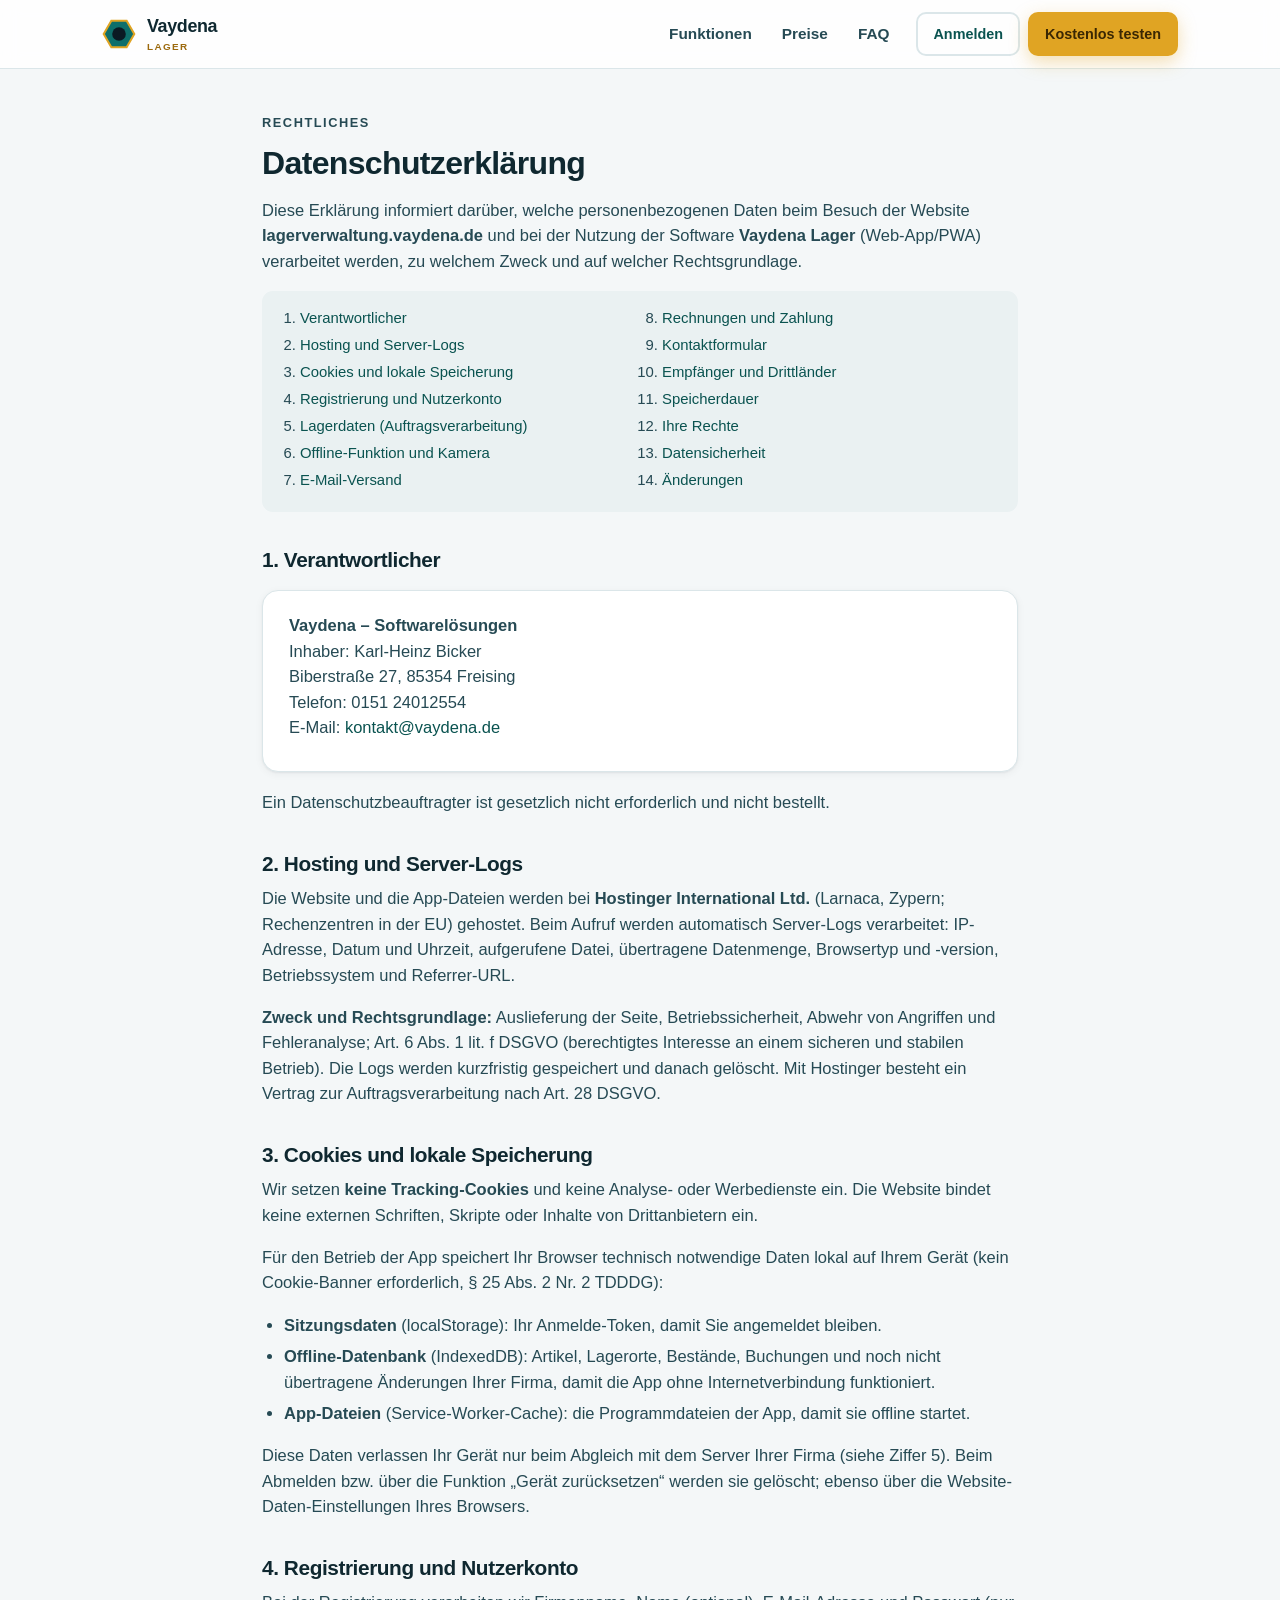
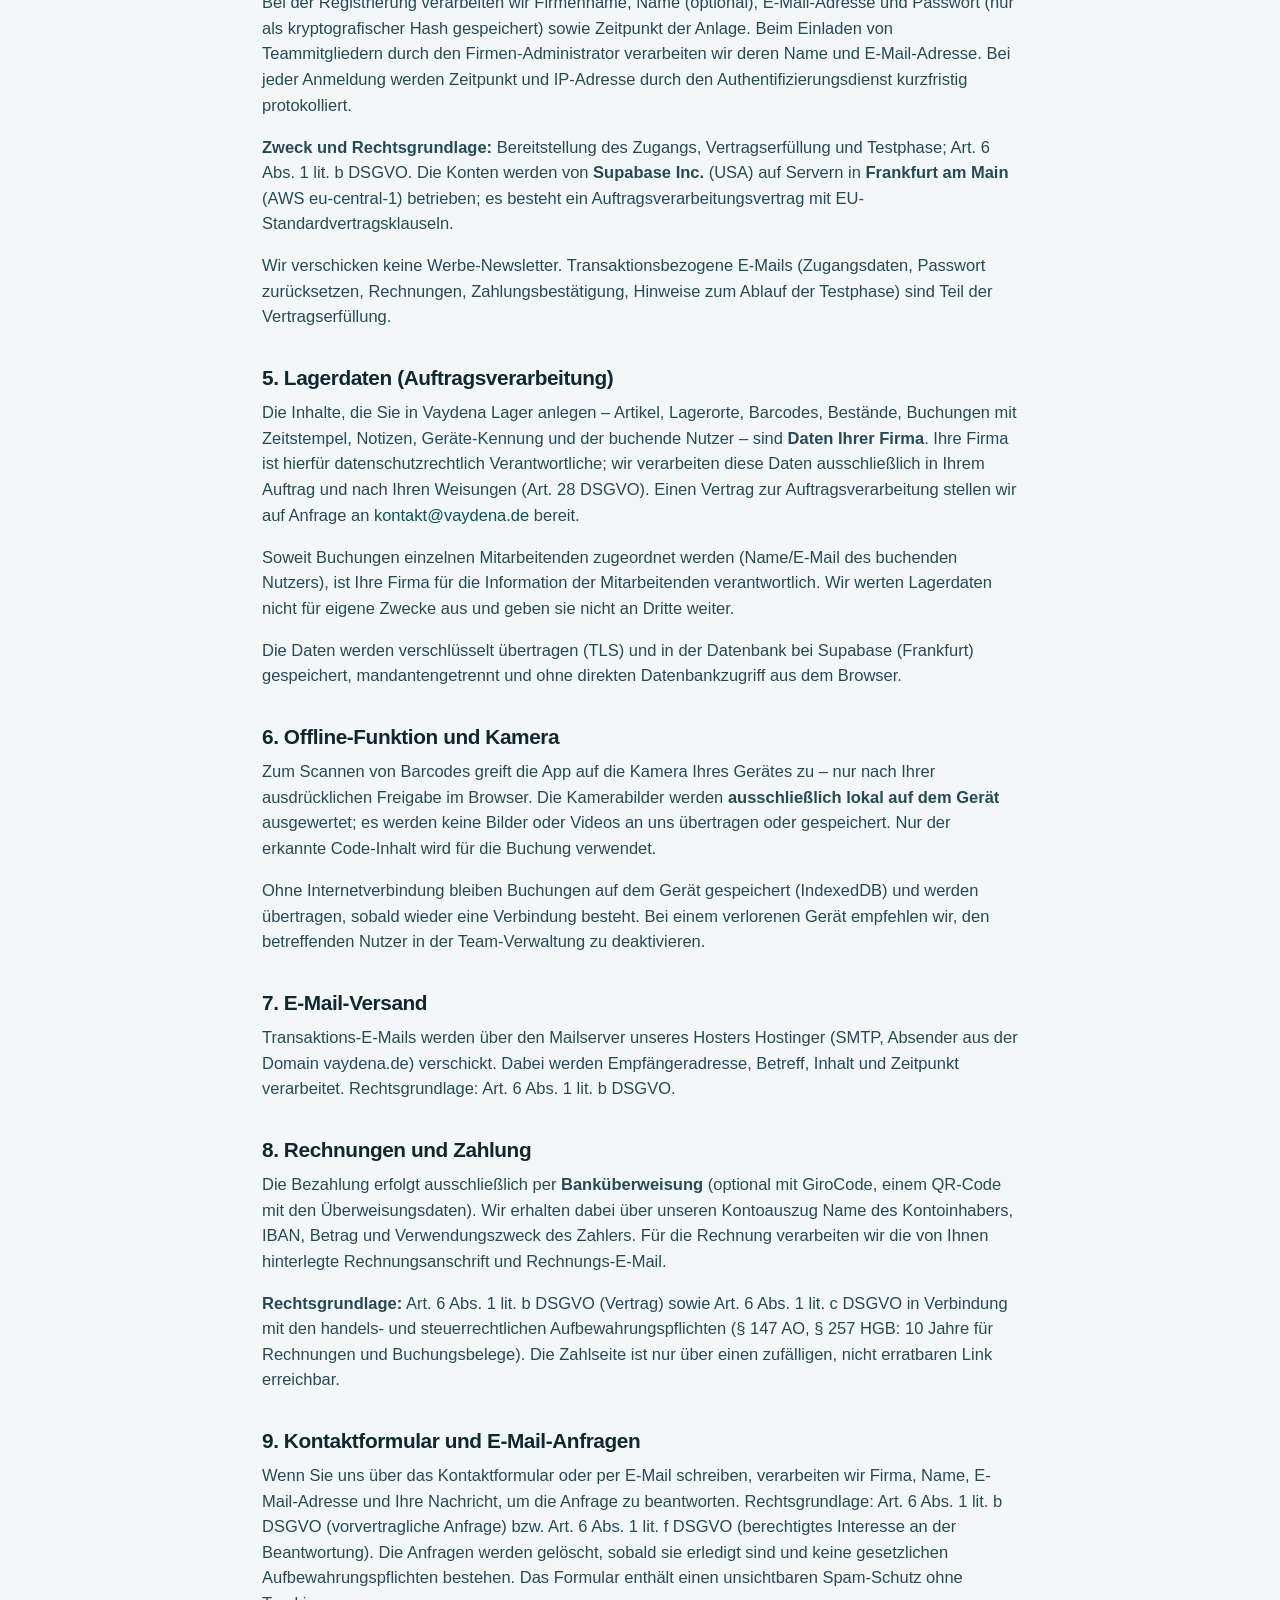
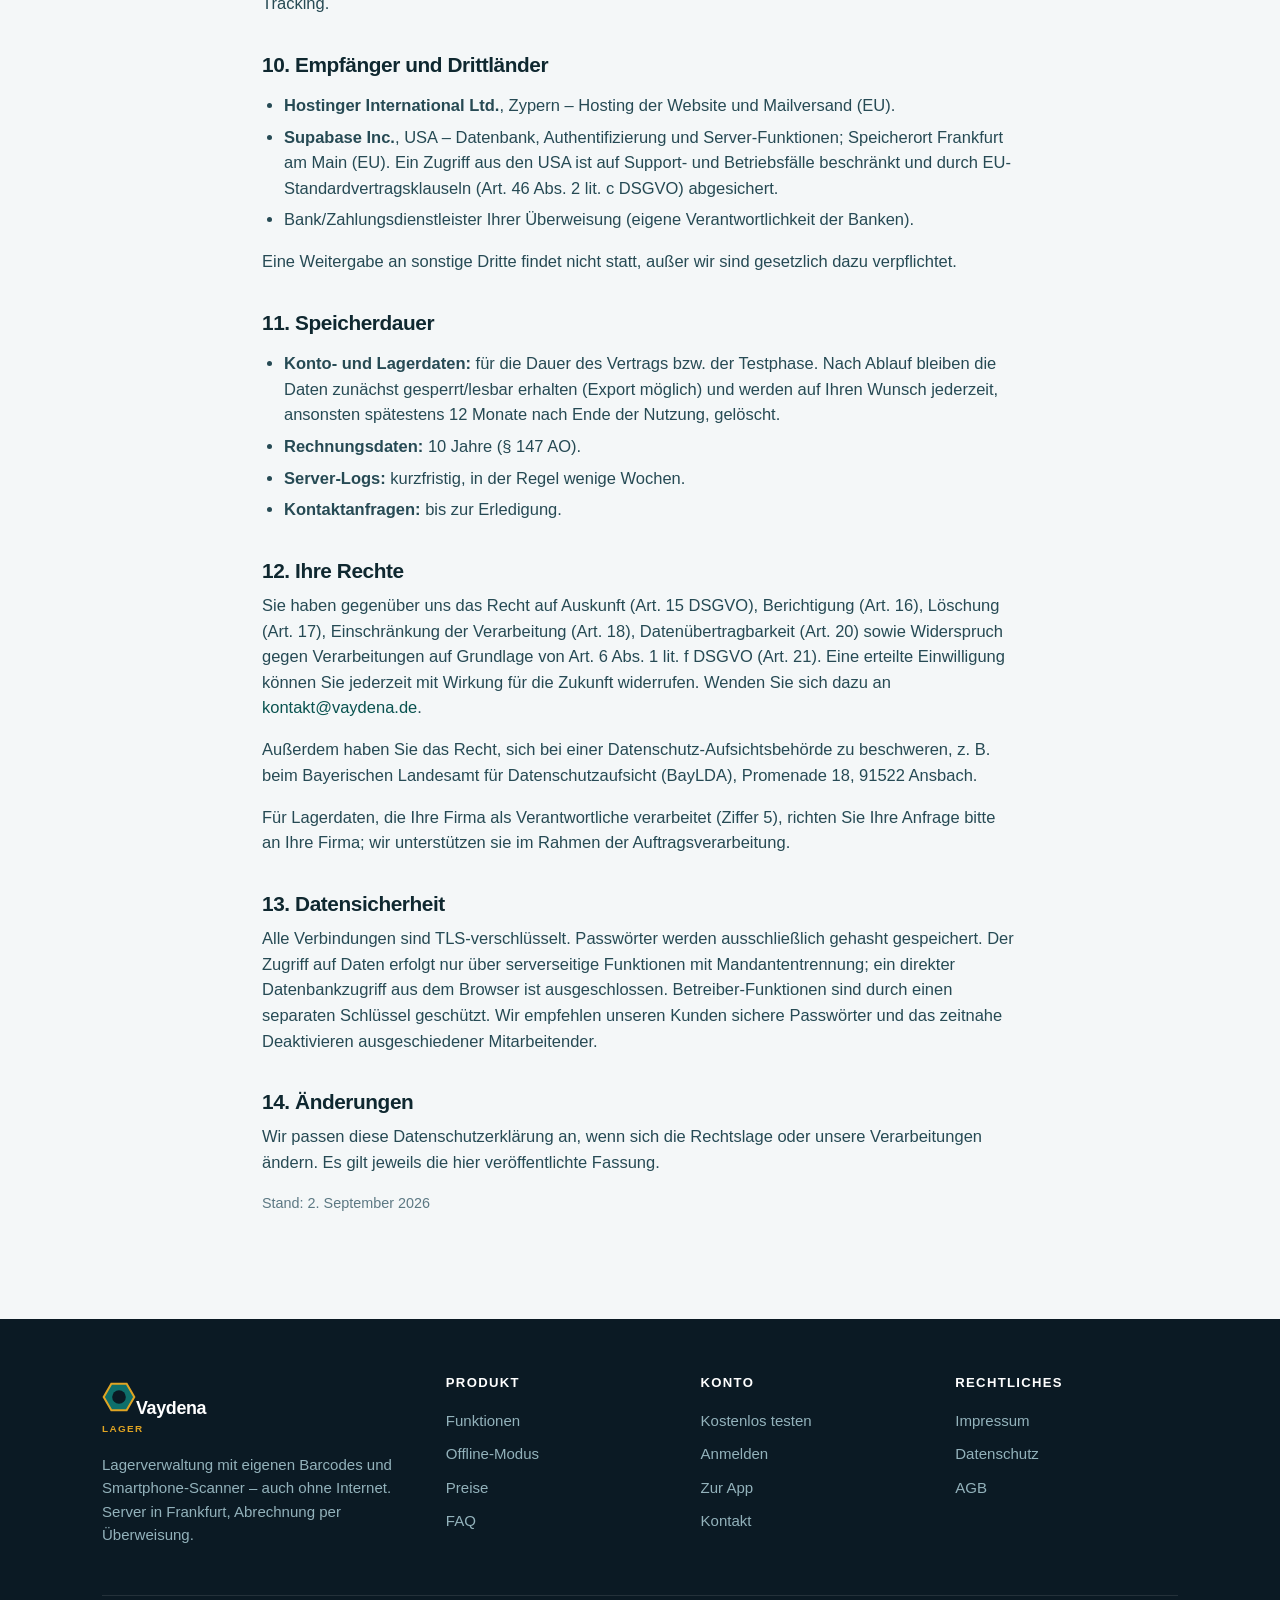
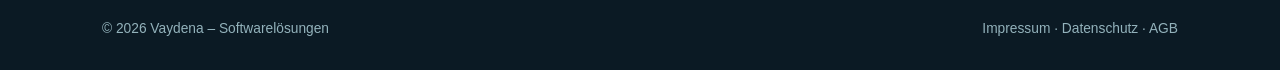
<file: datenschutz.html>
<!doctype html>
<html lang="de">
<head>
<meta charset="utf-8">
<meta name="viewport" content="width=device-width,initial-scale=1">
<title>Datenschutz – Vaydena Lager</title>
<meta name="description" content="Datenschutzerklärung für Vaydena Lager: Hosting, Nutzerkonto, Lagerdaten als Auftragsverarbeitung, Offline-Speicherung auf dem Gerät, E-Mails, Zahlung per Überweisung.">
<meta name="robots" content="noindex,follow">
<meta name="theme-color" content="#0b1a24">
<link rel="icon" href="assets/icons/favicon-32.png" sizes="32x32">
<link rel="apple-touch-icon" href="assets/icons/apple-touch-icon.png">
<link rel="stylesheet" href="assets/app.css?v=20261001">
<style>
  .prose{max-width:800px;margin:0 auto;padding:44px 22px 70px}
  .prose h1{font-size:2rem}
  .prose h2{font-size:1.3rem;margin-top:36px}
  .prose h3{font-size:1.05rem;margin-top:22px}
  .prose p,.prose li{color:var(--ink-2)}
  .prose ul{padding-left:22px}
  .prose li{margin-bottom:6px}
  .prose .card{background:var(--surface);border:1px solid var(--line);border-radius:var(--radius);padding:22px 26px;box-shadow:var(--shadow-s);margin:18px 0}
  .prose .card p{margin:0 0 .5em}
  .prose .toc{background:var(--bg-2);border-radius:var(--radius-s);padding:16px 22px 16px 38px;font-size:.93rem;columns:2;column-gap:28px}
  .prose .toc li{margin:0 0 4px;break-inside:avoid}
  .prose .stand{color:var(--muted);font-size:.9rem}
  @media (max-width:620px){.prose .toc{columns:1}}
</style>
</head>
<body>

<header class="site"><div class="wrap">
  <div class="nav">
    <a class="brand" href="index.html"><svg class="logo" viewBox="0 0 40 40" aria-hidden="true"><path d="M38 20 29 35.6H11L2 20 11 4.4h18z" fill="#0e6f6b"/><circle cx="20" cy="20" r="8" fill="#0b1a24"/><path d="M38 20 29 35.6H11L2 20 11 4.4h18z" fill="none" stroke="#e0a423" stroke-width="2.4"/></svg><span>Vaydena<small>Lager</small></span></a>
    <div class="spacer"></div>
    <nav class="nav-links" aria-label="Hauptnavigation"><a href="index.html#funktionen">Funktionen</a><a href="index.html#preise">Preise</a><a href="index.html#faq">FAQ</a></nav>
    <div class="nav-cta"><a class="btn ghost sm" href="anmelden.html">Anmelden</a><a class="btn gold sm" href="registrieren.html">Kostenlos testen</a></div>
    <button class="nav-toggle" aria-label="Menü öffnen"><svg viewBox="0 0 24 24" fill="none" stroke="currentColor" stroke-width="2.2" stroke-linecap="round"><path d="M4 7h16M4 12h16M4 17h16"/></svg></button>
  </div>
  <div class="mobile-menu"><a href="index.html#funktionen">Funktionen</a><a href="index.html#preise">Preise</a><a href="index.html#faq">FAQ</a><a href="anmelden.html">Anmelden</a></div>
</div></header>

<main class="prose">
  <p class="eyebrow">Rechtliches</p>
  <h1>Datenschutzerklärung</h1>
  <p>Diese Erklärung informiert darüber, welche personenbezogenen Daten beim Besuch der Website <strong>lagerverwaltung.vaydena.de</strong> und bei der Nutzung der Software <strong>Vaydena Lager</strong> (Web-App/PWA) verarbeitet werden, zu welchem Zweck und auf welcher Rechtsgrundlage.</p>

  <ol class="toc">
    <li><a href="#verantwortlicher">Verantwortlicher</a></li>
    <li><a href="#hosting">Hosting und Server-Logs</a></li>
    <li><a href="#cookies">Cookies und lokale Speicherung</a></li>
    <li><a href="#konto">Registrierung und Nutzerkonto</a></li>
    <li><a href="#lagerdaten">Lagerdaten (Auftragsverarbeitung)</a></li>
    <li><a href="#offline">Offline-Funktion und Kamera</a></li>
    <li><a href="#email">E-Mail-Versand</a></li>
    <li><a href="#zahlung">Rechnungen und Zahlung</a></li>
    <li><a href="#kontakt">Kontaktformular</a></li>
    <li><a href="#empfaenger">Empfänger und Drittländer</a></li>
    <li><a href="#dauer">Speicherdauer</a></li>
    <li><a href="#rechte">Ihre Rechte</a></li>
    <li><a href="#sicherheit">Datensicherheit</a></li>
    <li><a href="#aenderung">Änderungen</a></li>
  </ol>

  <h2 id="verantwortlicher">1. Verantwortlicher</h2>
  <div class="card">
    <p><strong>Vaydena – Softwarelösungen</strong><br>Inhaber: Karl-Heinz Bicker<br>Biberstraße 27, 85354 Freising<br>Telefon: 0151 24012554<br>E-Mail: <a href="mailto:kontakt@vaydena.de">kontakt@vaydena.de</a></p>
  </div>
  <p>Ein Datenschutzbeauftragter ist gesetzlich nicht erforderlich und nicht bestellt.</p>

  <h2 id="hosting">2. Hosting und Server-Logs</h2>
  <p>Die Website und die App-Dateien werden bei <strong>Hostinger International Ltd.</strong> (Larnaca, Zypern; Rechenzentren in der EU) gehostet. Beim Aufruf werden automatisch Server-Logs verarbeitet: IP-Adresse, Datum und Uhrzeit, aufgerufene Datei, übertragene Datenmenge, Browsertyp und -version, Betriebssystem und Referrer-URL.</p>
  <p><strong>Zweck und Rechtsgrundlage:</strong> Auslieferung der Seite, Betriebssicherheit, Abwehr von Angriffen und Fehleranalyse; Art. 6 Abs. 1 lit. f DSGVO (berechtigtes Interesse an einem sicheren und stabilen Betrieb). Die Logs werden kurzfristig gespeichert und danach gelöscht. Mit Hostinger besteht ein Vertrag zur Auftragsverarbeitung nach Art. 28 DSGVO.</p>

  <h2 id="cookies">3. Cookies und lokale Speicherung</h2>
  <p>Wir setzen <strong>keine Tracking-Cookies</strong> und keine Analyse- oder Werbedienste ein. Die Website bindet keine externen Schriften, Skripte oder Inhalte von Drittanbietern ein.</p>
  <p>Für den Betrieb der App speichert Ihr Browser technisch notwendige Daten lokal auf Ihrem Gerät (kein Cookie-Banner erforderlich, § 25 Abs. 2 Nr. 2 TDDDG):</p>
  <ul>
    <li><strong>Sitzungsdaten</strong> (localStorage): Ihr Anmelde-Token, damit Sie angemeldet bleiben.</li>
    <li><strong>Offline-Datenbank</strong> (IndexedDB): Artikel, Lagerorte, Bestände, Buchungen und noch nicht übertragene Änderungen Ihrer Firma, damit die App ohne Internetverbindung funktioniert.</li>
    <li><strong>App-Dateien</strong> (Service-Worker-Cache): die Programmdateien der App, damit sie offline startet.</li>
  </ul>
  <p>Diese Daten verlassen Ihr Gerät nur beim Abgleich mit dem Server Ihrer Firma (siehe Ziffer 5). Beim Abmelden bzw. über die Funktion „Gerät zurücksetzen“ werden sie gelöscht; ebenso über die Website-Daten-Einstellungen Ihres Browsers.</p>

  <h2 id="konto">4. Registrierung und Nutzerkonto</h2>
  <p>Bei der Registrierung verarbeiten wir Firmenname, Name (optional), E-Mail-Adresse und Passwort (nur als kryptografischer Hash gespeichert) sowie Zeitpunkt der Anlage. Beim Einladen von Teammitgliedern durch den Firmen-Administrator verarbeiten wir deren Name und E-Mail-Adresse. Bei jeder Anmeldung werden Zeitpunkt und IP-Adresse durch den Authentifizierungsdienst kurzfristig protokolliert.</p>
  <p><strong>Zweck und Rechtsgrundlage:</strong> Bereitstellung des Zugangs, Vertragserfüllung und Testphase; Art. 6 Abs. 1 lit. b DSGVO. Die Konten werden von <strong>Supabase Inc.</strong> (USA) auf Servern in <strong>Frankfurt am Main</strong> (AWS eu-central-1) betrieben; es besteht ein Auftragsverarbeitungsvertrag mit EU-Standardvertragsklauseln.</p>
  <p>Wir verschicken keine Werbe-Newsletter. Transaktionsbezogene E-Mails (Zugangsdaten, Passwort zurücksetzen, Rechnungen, Zahlungsbestätigung, Hinweise zum Ablauf der Testphase) sind Teil der Vertragserfüllung.</p>

  <h2 id="lagerdaten">5. Lagerdaten (Auftragsverarbeitung)</h2>
  <p>Die Inhalte, die Sie in Vaydena Lager anlegen – Artikel, Lagerorte, Barcodes, Bestände, Buchungen mit Zeitstempel, Notizen, Geräte-Kennung und der buchende Nutzer – sind <strong>Daten Ihrer Firma</strong>. Ihre Firma ist hierfür datenschutzrechtlich Verantwortliche; wir verarbeiten diese Daten ausschließlich in Ihrem Auftrag und nach Ihren Weisungen (Art. 28 DSGVO). Einen Vertrag zur Auftragsverarbeitung stellen wir auf Anfrage an <a href="mailto:kontakt@vaydena.de">kontakt@vaydena.de</a> bereit.</p>
  <p>Soweit Buchungen einzelnen Mitarbeitenden zugeordnet werden (Name/E-Mail des buchenden Nutzers), ist Ihre Firma für die Information der Mitarbeitenden verantwortlich. Wir werten Lagerdaten nicht für eigene Zwecke aus und geben sie nicht an Dritte weiter.</p>
  <p>Die Daten werden verschlüsselt übertragen (TLS) und in der Datenbank bei Supabase (Frankfurt) gespeichert, mandantengetrennt und ohne direkten Datenbankzugriff aus dem Browser.</p>

  <h2 id="offline">6. Offline-Funktion und Kamera</h2>
  <p>Zum Scannen von Barcodes greift die App auf die Kamera Ihres Gerätes zu – nur nach Ihrer ausdrücklichen Freigabe im Browser. Die Kamerabilder werden <strong>ausschließlich lokal auf dem Gerät</strong> ausgewertet; es werden keine Bilder oder Videos an uns übertragen oder gespeichert. Nur der erkannte Code-Inhalt wird für die Buchung verwendet.</p>
  <p>Ohne Internetverbindung bleiben Buchungen auf dem Gerät gespeichert (IndexedDB) und werden übertragen, sobald wieder eine Verbindung besteht. Bei einem verlorenen Gerät empfehlen wir, den betreffenden Nutzer in der Team-Verwaltung zu deaktivieren.</p>

  <h2 id="email">7. E-Mail-Versand</h2>
  <p>Transaktions-E-Mails werden über den Mailserver unseres Hosters Hostinger (SMTP, Absender aus der Domain vaydena.de) verschickt. Dabei werden Empfängeradresse, Betreff, Inhalt und Zeitpunkt verarbeitet. Rechtsgrundlage: Art. 6 Abs. 1 lit. b DSGVO.</p>

  <h2 id="zahlung">8. Rechnungen und Zahlung</h2>
  <p>Die Bezahlung erfolgt ausschließlich per <strong>Banküberweisung</strong> (optional mit GiroCode, einem QR-Code mit den Überweisungsdaten). Wir erhalten dabei über unseren Kontoauszug Name des Kontoinhabers, IBAN, Betrag und Verwendungszweck des Zahlers. Für die Rechnung verarbeiten wir die von Ihnen hinterlegte Rechnungsanschrift und Rechnungs-E-Mail.</p>
  <p><strong>Rechtsgrundlage:</strong> Art. 6 Abs. 1 lit. b DSGVO (Vertrag) sowie Art. 6 Abs. 1 lit. c DSGVO in Verbindung mit den handels- und steuerrechtlichen Aufbewahrungspflichten (§ 147 AO, § 257 HGB: 10 Jahre für Rechnungen und Buchungsbelege). Die Zahlseite ist nur über einen zufälligen, nicht erratbaren Link erreichbar.</p>

  <h2 id="kontakt">9. Kontaktformular und E-Mail-Anfragen</h2>
  <p>Wenn Sie uns über das Kontaktformular oder per E-Mail schreiben, verarbeiten wir Firma, Name, E-Mail-Adresse und Ihre Nachricht, um die Anfrage zu beantworten. Rechtsgrundlage: Art. 6 Abs. 1 lit. b DSGVO (vorvertragliche Anfrage) bzw. Art. 6 Abs. 1 lit. f DSGVO (berechtigtes Interesse an der Beantwortung). Die Anfragen werden gelöscht, sobald sie erledigt sind und keine gesetzlichen Aufbewahrungspflichten bestehen. Das Formular enthält einen unsichtbaren Spam-Schutz ohne Tracking.</p>

  <h2 id="empfaenger">10. Empfänger und Drittländer</h2>
  <ul>
    <li><strong>Hostinger International Ltd.</strong>, Zypern – Hosting der Website und Mailversand (EU).</li>
    <li><strong>Supabase Inc.</strong>, USA – Datenbank, Authentifizierung und Server-Funktionen; Speicherort Frankfurt am Main (EU). Ein Zugriff aus den USA ist auf Support- und Betriebsfälle beschränkt und durch EU-Standardvertragsklauseln (Art. 46 Abs. 2 lit. c DSGVO) abgesichert.</li>
    <li>Bank/Zahlungsdienstleister Ihrer Überweisung (eigene Verantwortlichkeit der Banken).</li>
  </ul>
  <p>Eine Weitergabe an sonstige Dritte findet nicht statt, außer wir sind gesetzlich dazu verpflichtet.</p>

  <h2 id="dauer">11. Speicherdauer</h2>
  <ul>
    <li><strong>Konto- und Lagerdaten:</strong> für die Dauer des Vertrags bzw. der Testphase. Nach Ablauf bleiben die Daten zunächst gesperrt/lesbar erhalten (Export möglich) und werden auf Ihren Wunsch jederzeit, ansonsten spätestens 12 Monate nach Ende der Nutzung, gelöscht.</li>
    <li><strong>Rechnungsdaten:</strong> 10 Jahre (§ 147 AO).</li>
    <li><strong>Server-Logs:</strong> kurzfristig, in der Regel wenige Wochen.</li>
    <li><strong>Kontaktanfragen:</strong> bis zur Erledigung.</li>
  </ul>

  <h2 id="rechte">12. Ihre Rechte</h2>
  <p>Sie haben gegenüber uns das Recht auf Auskunft (Art. 15 DSGVO), Berichtigung (Art. 16), Löschung (Art. 17), Einschränkung der Verarbeitung (Art. 18), Datenübertragbarkeit (Art. 20) sowie Widerspruch gegen Verarbeitungen auf Grundlage von Art. 6 Abs. 1 lit. f DSGVO (Art. 21). Eine erteilte Einwilligung können Sie jederzeit mit Wirkung für die Zukunft widerrufen. Wenden Sie sich dazu an <a href="mailto:kontakt@vaydena.de">kontakt@vaydena.de</a>.</p>
  <p>Außerdem haben Sie das Recht, sich bei einer Datenschutz-Aufsichtsbehörde zu beschweren, z. B. beim Bayerischen Landesamt für Datenschutzaufsicht (BayLDA), Promenade 18, 91522 Ansbach.</p>
  <p>Für Lagerdaten, die Ihre Firma als Verantwortliche verarbeitet (Ziffer 5), richten Sie Ihre Anfrage bitte an Ihre Firma; wir unterstützen sie im Rahmen der Auftragsverarbeitung.</p>

  <h2 id="sicherheit">13. Datensicherheit</h2>
  <p>Alle Verbindungen sind TLS-verschlüsselt. Passwörter werden ausschließlich gehasht gespeichert. Der Zugriff auf Daten erfolgt nur über serverseitige Funktionen mit Mandantentrennung; ein direkter Datenbankzugriff aus dem Browser ist ausgeschlossen. Betreiber-Funktionen sind durch einen separaten Schlüssel geschützt. Wir empfehlen unseren Kunden sichere Passwörter und das zeitnahe Deaktivieren ausgeschiedener Mitarbeitender.</p>

  <h2 id="aenderung">14. Änderungen</h2>
  <p>Wir passen diese Datenschutzerklärung an, wenn sich die Rechtslage oder unsere Verarbeitungen ändern. Es gilt jeweils die hier veröffentlichte Fassung.</p>

  <p class="stand">Stand: 2. September 2026</p>
</main>

<footer class="site"><div class="wrap">
  <div class="cols">
    <div><a class="brand" href="index.html"><svg class="logo" viewBox="0 0 40 40" aria-hidden="true"><path d="M38 20 29 35.6H11L2 20 11 4.4h18z" fill="#0e6f6b"/><circle cx="20" cy="20" r="8" fill="#0b1a24"/><path d="M38 20 29 35.6H11L2 20 11 4.4h18z" fill="none" stroke="#e0a423" stroke-width="2.4"/></svg><span>Vaydena<small>Lager</small></span></a><p>Lagerverwaltung mit eigenen Barcodes und Smartphone-Scanner – auch ohne Internet. Server in Frankfurt, Abrechnung per Überweisung.</p></div>
    <div><h4>Produkt</h4><a href="index.html#funktionen">Funktionen</a><a href="index.html#offline">Offline-Modus</a><a href="index.html#preise">Preise</a><a href="index.html#faq">FAQ</a></div>
    <div><h4>Konto</h4><a href="registrieren.html">Kostenlos testen</a><a href="anmelden.html">Anmelden</a><a href="app.html">Zur App</a><a href="index.html#kontakt">Kontakt</a></div>
    <div><h4>Rechtliches</h4><a href="impressum.html">Impressum</a><a href="datenschutz.html">Datenschutz</a><a href="agb.html">AGB</a></div>
  </div>
  <div class="fbot"><span>© <span data-year>2026</span> Vaydena – Softwarelösungen</span><span><a href="impressum.html">Impressum</a> · <a href="datenschutz.html">Datenschutz</a> · <a href="agb.html">AGB</a></span></div>
</div></footer>

<script src="assets/site.js"></script>
</body>
</html>
</file>
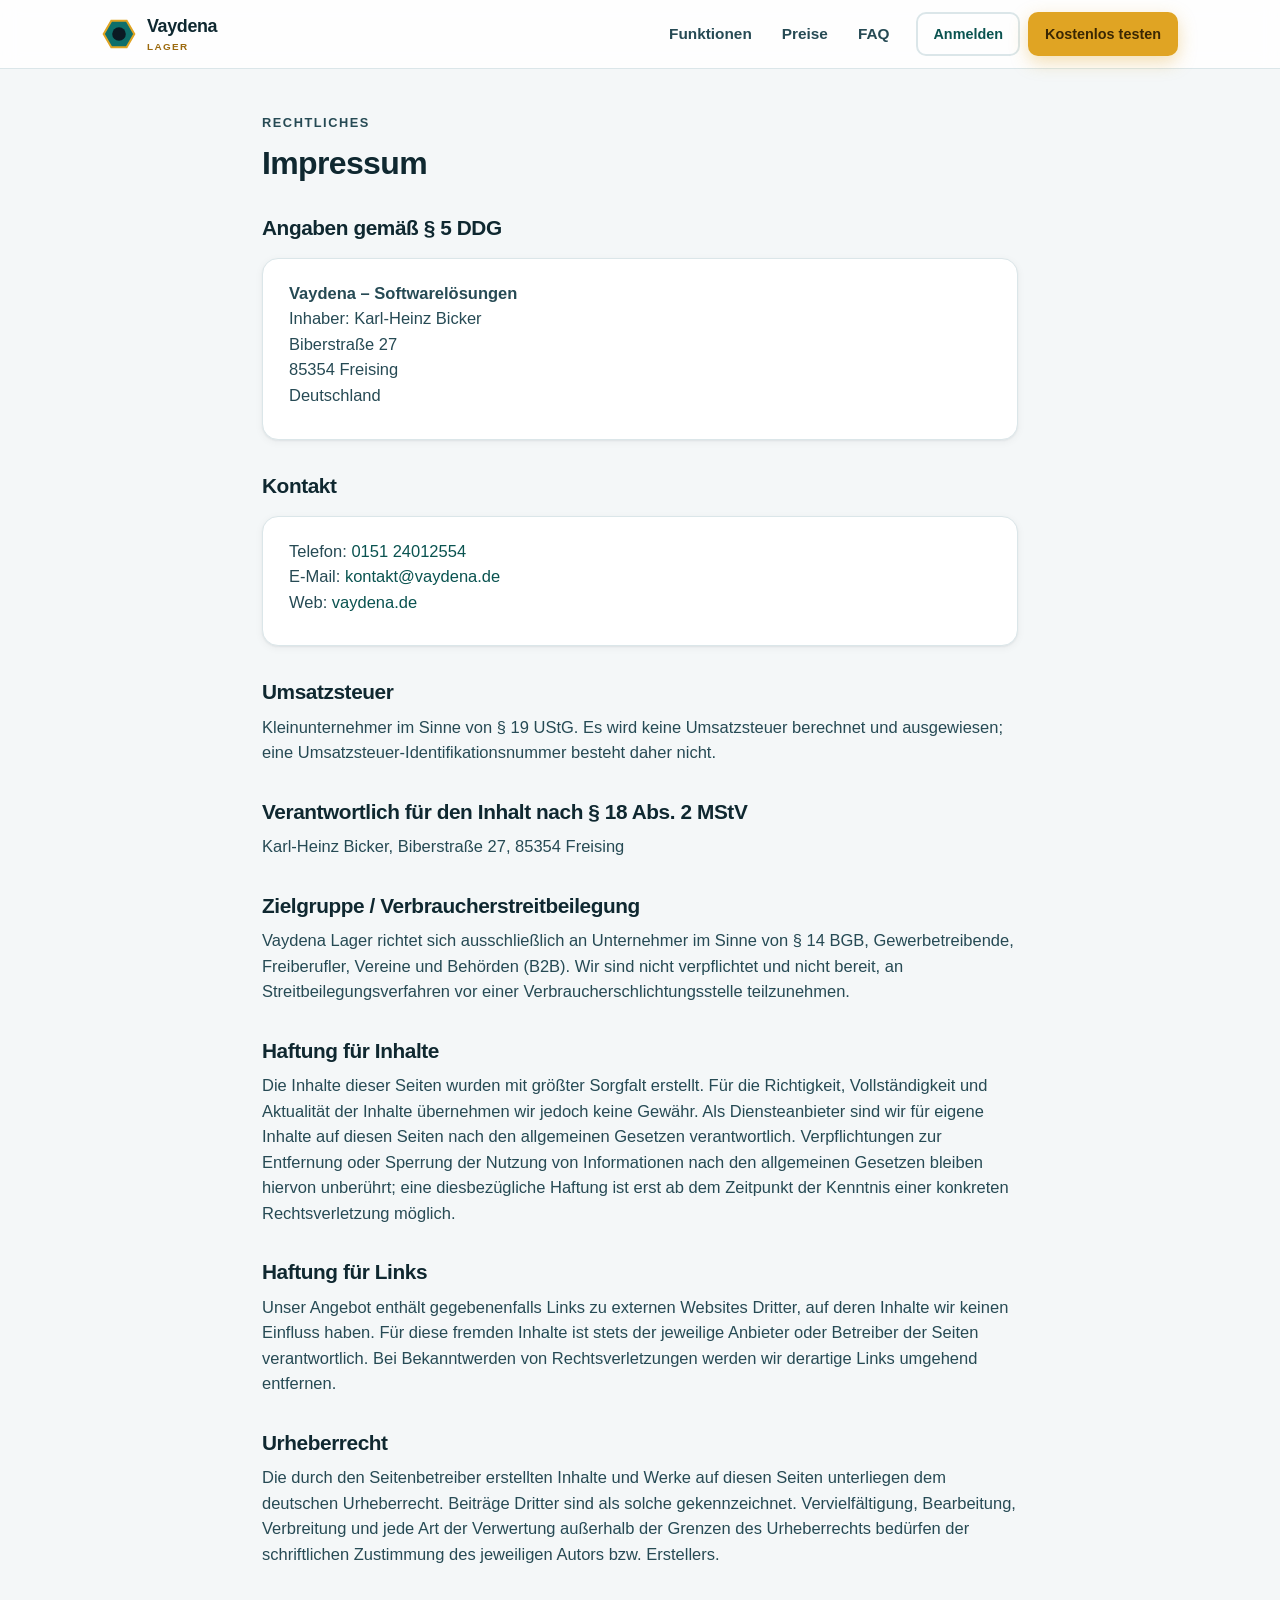
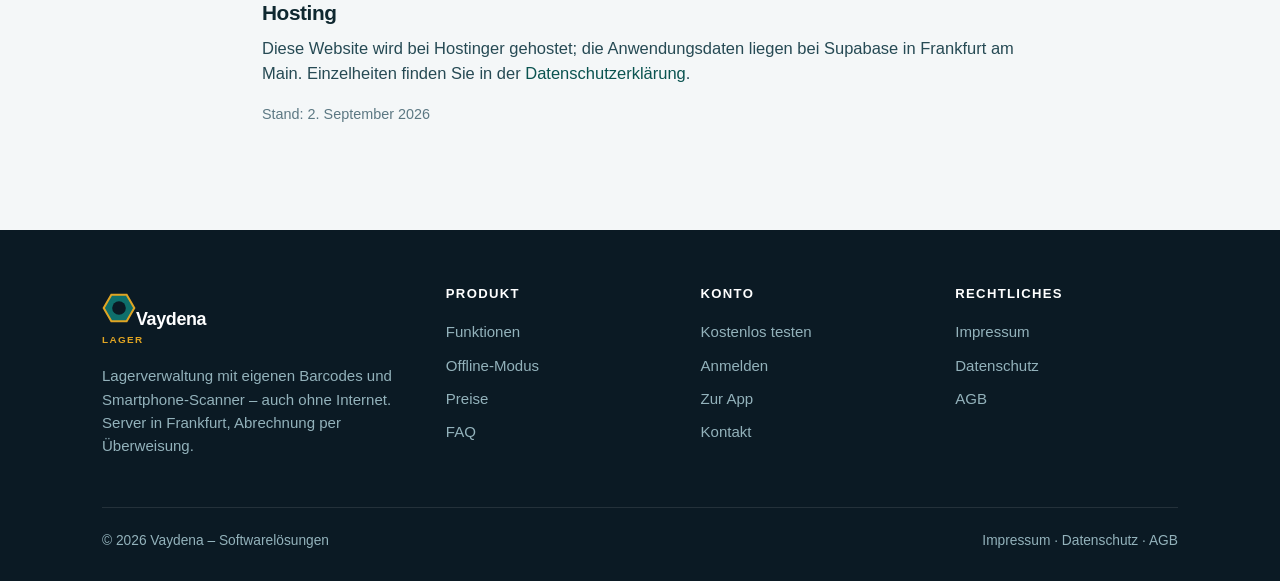
<file: impressum.html>
<!doctype html>
<html lang="de">
<head>
<meta charset="utf-8">
<meta name="viewport" content="width=device-width,initial-scale=1">
<title>Impressum – Vaydena Lager</title>
<meta name="description" content="Impressum von Vaydena – Softwarelösungen, Anbieter von Vaydena Lager.">
<meta name="robots" content="noindex,follow">
<meta name="theme-color" content="#0b1a24">
<link rel="icon" href="assets/icons/favicon-32.png" sizes="32x32">
<link rel="apple-touch-icon" href="assets/icons/apple-touch-icon.png">
<link rel="stylesheet" href="assets/app.css?v=20261001">
<style>
  .prose{max-width:800px;margin:0 auto;padding:44px 22px 70px}
  .prose h1{font-size:2rem}
  .prose h2{font-size:1.3rem;margin-top:34px}
  .prose h3{font-size:1.05rem;margin-top:22px}
  .prose p,.prose li{color:var(--ink-2)}
  .prose .card{background:var(--surface);border:1px solid var(--line);border-radius:var(--radius);padding:22px 26px;box-shadow:var(--shadow-s);margin:18px 0}
  .prose .card p{margin:0 0 .5em}
  .prose .stand{color:var(--muted);font-size:.9rem}
</style>
</head>
<body>

<header class="site"><div class="wrap">
  <div class="nav">
    <a class="brand" href="index.html"><svg class="logo" viewBox="0 0 40 40" aria-hidden="true"><path d="M38 20 29 35.6H11L2 20 11 4.4h18z" fill="#0e6f6b"/><circle cx="20" cy="20" r="8" fill="#0b1a24"/><path d="M38 20 29 35.6H11L2 20 11 4.4h18z" fill="none" stroke="#e0a423" stroke-width="2.4"/></svg><span>Vaydena<small>Lager</small></span></a>
    <div class="spacer"></div>
    <nav class="nav-links" aria-label="Hauptnavigation"><a href="index.html#funktionen">Funktionen</a><a href="index.html#preise">Preise</a><a href="index.html#faq">FAQ</a></nav>
    <div class="nav-cta"><a class="btn ghost sm" href="anmelden.html">Anmelden</a><a class="btn gold sm" href="registrieren.html">Kostenlos testen</a></div>
    <button class="nav-toggle" aria-label="Menü öffnen"><svg viewBox="0 0 24 24" fill="none" stroke="currentColor" stroke-width="2.2" stroke-linecap="round"><path d="M4 7h16M4 12h16M4 17h16"/></svg></button>
  </div>
  <div class="mobile-menu"><a href="index.html#funktionen">Funktionen</a><a href="index.html#preise">Preise</a><a href="index.html#faq">FAQ</a><a href="anmelden.html">Anmelden</a></div>
</div></header>

<main class="prose">
  <p class="eyebrow">Rechtliches</p>
  <h1>Impressum</h1>

  <h2>Angaben gemäß § 5 DDG</h2>
  <div class="card">
    <p><strong>Vaydena – Softwarelösungen</strong><br>Inhaber: Karl-Heinz Bicker<br>Biberstraße 27<br>85354 Freising<br>Deutschland</p>
  </div>

  <h2>Kontakt</h2>
  <div class="card">
    <p>Telefon: <a href="tel:+4915124012554">0151 24012554</a><br>E-Mail: <a href="mailto:kontakt@vaydena.de">kontakt@vaydena.de</a><br>Web: <a href="https://vaydena.de">vaydena.de</a></p>
  </div>

  <h2>Umsatzsteuer</h2>
  <p>Kleinunternehmer im Sinne von § 19 UStG. Es wird keine Umsatzsteuer berechnet und ausgewiesen; eine Umsatzsteuer-Identifikationsnummer besteht daher nicht.</p>

  <h2>Verantwortlich für den Inhalt nach § 18 Abs. 2 MStV</h2>
  <p>Karl-Heinz Bicker, Biberstraße 27, 85354 Freising</p>

  <h2>Zielgruppe / Verbraucherstreitbeilegung</h2>
  <p>Vaydena Lager richtet sich ausschließlich an Unternehmer im Sinne von § 14 BGB, Gewerbetreibende, Freiberufler, Vereine und Behörden (B2B). Wir sind nicht verpflichtet und nicht bereit, an Streitbeilegungsverfahren vor einer Verbraucherschlichtungsstelle teilzunehmen.</p>

  <h2>Haftung für Inhalte</h2>
  <p>Die Inhalte dieser Seiten wurden mit größter Sorgfalt erstellt. Für die Richtigkeit, Vollständigkeit und Aktualität der Inhalte übernehmen wir jedoch keine Gewähr. Als Diensteanbieter sind wir für eigene Inhalte auf diesen Seiten nach den allgemeinen Gesetzen verantwortlich. Verpflichtungen zur Entfernung oder Sperrung der Nutzung von Informationen nach den allgemeinen Gesetzen bleiben hiervon unberührt; eine diesbezügliche Haftung ist erst ab dem Zeitpunkt der Kenntnis einer konkreten Rechtsverletzung möglich.</p>

  <h2>Haftung für Links</h2>
  <p>Unser Angebot enthält gegebenenfalls Links zu externen Websites Dritter, auf deren Inhalte wir keinen Einfluss haben. Für diese fremden Inhalte ist stets der jeweilige Anbieter oder Betreiber der Seiten verantwortlich. Bei Bekanntwerden von Rechtsverletzungen werden wir derartige Links umgehend entfernen.</p>

  <h2>Urheberrecht</h2>
  <p>Die durch den Seitenbetreiber erstellten Inhalte und Werke auf diesen Seiten unterliegen dem deutschen Urheberrecht. Beiträge Dritter sind als solche gekennzeichnet. Vervielfältigung, Bearbeitung, Verbreitung und jede Art der Verwertung außerhalb der Grenzen des Urheberrechts bedürfen der schriftlichen Zustimmung des jeweiligen Autors bzw. Erstellers.</p>

  <h2>Hosting</h2>
  <p>Diese Website wird bei Hostinger gehostet; die Anwendungsdaten liegen bei Supabase in Frankfurt am Main. Einzelheiten finden Sie in der <a href="datenschutz.html">Datenschutzerklärung</a>.</p>

  <p class="stand">Stand: 2. September 2026</p>
</main>

<footer class="site"><div class="wrap">
  <div class="cols">
    <div><a class="brand" href="index.html"><svg class="logo" viewBox="0 0 40 40" aria-hidden="true"><path d="M38 20 29 35.6H11L2 20 11 4.4h18z" fill="#0e6f6b"/><circle cx="20" cy="20" r="8" fill="#0b1a24"/><path d="M38 20 29 35.6H11L2 20 11 4.4h18z" fill="none" stroke="#e0a423" stroke-width="2.4"/></svg><span>Vaydena<small>Lager</small></span></a><p>Lagerverwaltung mit eigenen Barcodes und Smartphone-Scanner – auch ohne Internet. Server in Frankfurt, Abrechnung per Überweisung.</p></div>
    <div><h4>Produkt</h4><a href="index.html#funktionen">Funktionen</a><a href="index.html#offline">Offline-Modus</a><a href="index.html#preise">Preise</a><a href="index.html#faq">FAQ</a></div>
    <div><h4>Konto</h4><a href="registrieren.html">Kostenlos testen</a><a href="anmelden.html">Anmelden</a><a href="app.html">Zur App</a><a href="index.html#kontakt">Kontakt</a></div>
    <div><h4>Rechtliches</h4><a href="impressum.html">Impressum</a><a href="datenschutz.html">Datenschutz</a><a href="agb.html">AGB</a></div>
  </div>
  <div class="fbot"><span>© <span data-year>2026</span> Vaydena – Softwarelösungen</span><span><a href="impressum.html">Impressum</a> · <a href="datenschutz.html">Datenschutz</a> · <a href="agb.html">AGB</a></span></div>
</div></footer>

<script src="assets/site.js"></script>
</body>
</html>
</file>
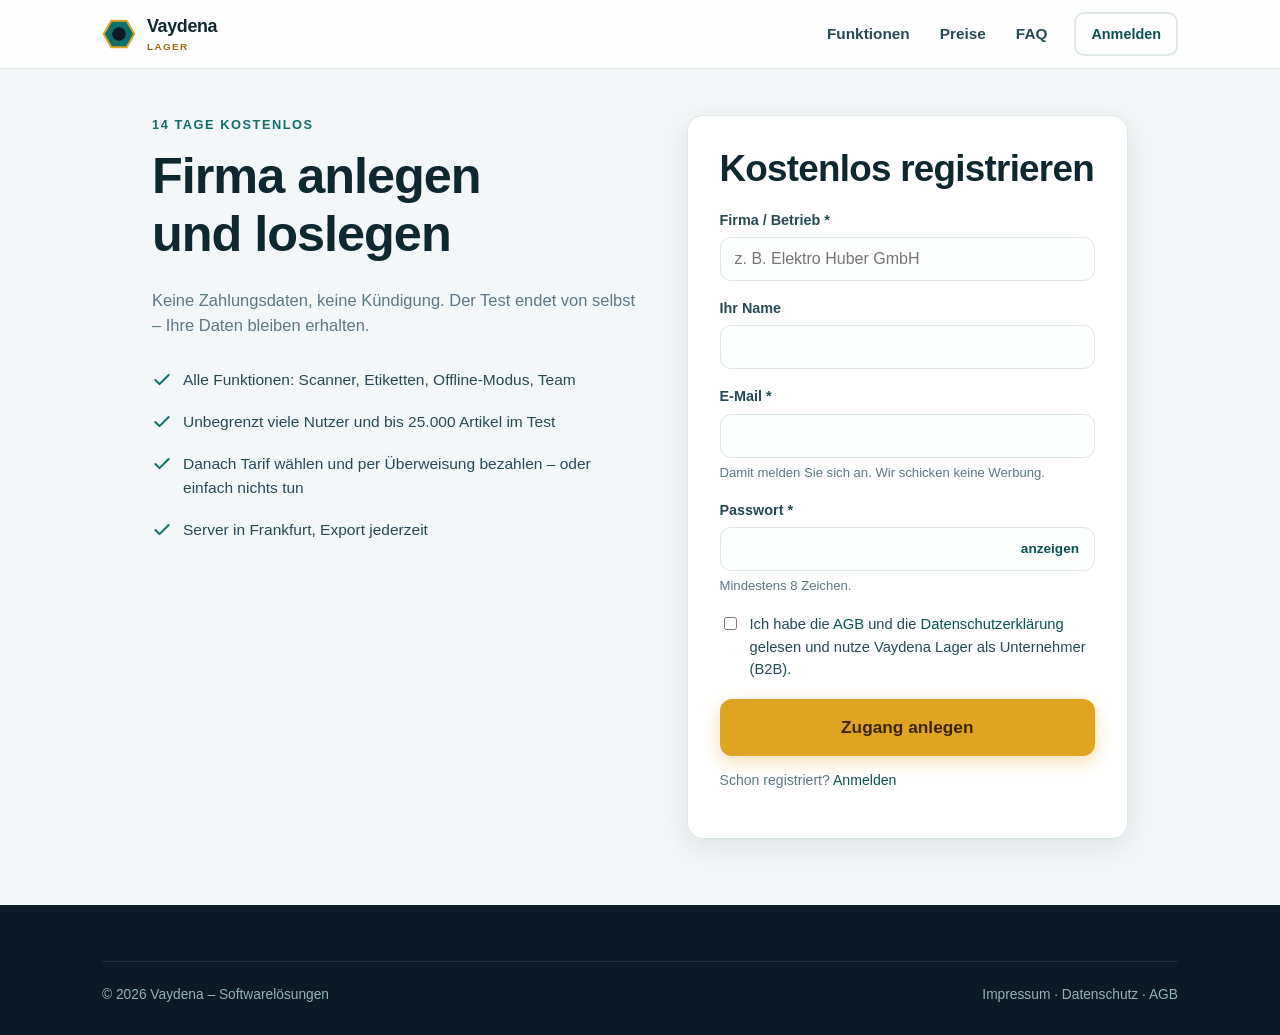
<file: registrieren.html>
<!doctype html>
<html lang="de">
<head>
<meta charset="utf-8">
<meta name="viewport" content="width=device-width,initial-scale=1">
<title>Kostenlos testen – Vaydena Lager</title>
<meta name="description" content="Vaydena Lager 14 Tage kostenlos testen: Firma anlegen, eigene Barcodes drucken, mit dem Smartphone scannen – auch offline. Keine Zahlungsdaten nötig.">
<meta name="robots" content="noindex,follow">
<meta name="theme-color" content="#0b1a24">
<link rel="icon" href="assets/icons/favicon-32.png" sizes="32x32">
<link rel="apple-touch-icon" href="assets/icons/apple-touch-icon.png">
<link rel="stylesheet" href="assets/app.css?v=20261001">
<style>
  .check{display:flex;gap:10px;align-items:flex-start;font-size:.92rem;color:var(--ink-2);margin:4px 0 18px}
  .check input{width:auto;margin-top:4px;accent-color:var(--primary)}
  .hp{position:absolute;left:-9999px;top:-9999px;height:0;width:0;opacity:0}
  .pwwrap{position:relative}
  .pwwrap button{position:absolute;right:8px;top:50%;transform:translateY(-50%);border:0;background:none;color:var(--primary-d);font:inherit;font-size:.85rem;font-weight:700;cursor:pointer;padding:6px 8px}
</style>
</head>
<body>

<header class="site"><div class="wrap">
  <div class="nav">
    <a class="brand" href="index.html"><svg class="logo" viewBox="0 0 40 40" aria-hidden="true"><path d="M38 20 29 35.6H11L2 20 11 4.4h18z" fill="#0e6f6b"/><circle cx="20" cy="20" r="8" fill="#0b1a24"/><path d="M38 20 29 35.6H11L2 20 11 4.4h18z" fill="none" stroke="#e0a423" stroke-width="2.4"/></svg><span>Vaydena<small>Lager</small></span></a>
    <div class="spacer"></div>
    <nav class="nav-links" aria-label="Hauptnavigation"><a href="index.html#funktionen">Funktionen</a><a href="index.html#preise">Preise</a><a href="index.html#faq">FAQ</a></nav>
    <div class="nav-cta"><a class="btn ghost sm" href="anmelden.html">Anmelden</a></div>
    <button class="nav-toggle" aria-label="Menü öffnen"><svg viewBox="0 0 24 24" fill="none" stroke="currentColor" stroke-width="2.2" stroke-linecap="round"><path d="M4 7h16M4 12h16M4 17h16"/></svg></button>
  </div>
  <div class="mobile-menu"><a href="index.html#funktionen">Funktionen</a><a href="index.html#preise">Preise</a><a href="index.html#faq">FAQ</a><a href="anmelden.html">Anmelden</a></div>
</div></header>

<main class="authwrap">
  <div>
    <p class="eyebrow">14 Tage kostenlos</p>
    <h1>Firma anlegen und loslegen</h1>
    <p class="muted">Keine Zahlungsdaten, keine Kündigung. Der Test endet von selbst – Ihre Daten bleiben erhalten.</p>
    <ul class="aside-list">
      <li><svg viewBox="0 0 24 24" fill="none" stroke="currentColor" stroke-width="2.4" stroke-linecap="round" stroke-linejoin="round"><path d="M20 6 9 17l-5-5"/></svg>Alle Funktionen: Scanner, Etiketten, Offline-Modus, Team</li>
      <li><svg viewBox="0 0 24 24" fill="none" stroke="currentColor" stroke-width="2.4" stroke-linecap="round" stroke-linejoin="round"><path d="M20 6 9 17l-5-5"/></svg>Unbegrenzt viele Nutzer und bis 25.000 Artikel im Test</li>
      <li><svg viewBox="0 0 24 24" fill="none" stroke="currentColor" stroke-width="2.4" stroke-linecap="round" stroke-linejoin="round"><path d="M20 6 9 17l-5-5"/></svg>Danach Tarif wählen und per Überweisung bezahlen – oder einfach nichts tun</li>
      <li><svg viewBox="0 0 24 24" fill="none" stroke="currentColor" stroke-width="2.4" stroke-linecap="round" stroke-linejoin="round"><path d="M20 6 9 17l-5-5"/></svg>Server in Frankfurt, Export jederzeit</li>
    </ul>
  </div>

  <form class="authcard" id="regForm" novalidate>
    <h2 class="mt0">Kostenlos registrieren</h2>
    <div id="msg" class="msg" role="alert"></div>
    <div class="field"><label for="company">Firma / Betrieb *</label><input id="company" name="company" type="text" required maxlength="200" autocomplete="organization" placeholder="z. B. Elektro Huber GmbH"></div>
    <div class="field"><label for="name">Ihr Name</label><input id="name" name="name" type="text" maxlength="120" autocomplete="name"></div>
    <div class="field"><label for="email">E-Mail *</label><input id="email" name="email" type="email" required maxlength="200" autocomplete="email" inputmode="email"><div class="hint">Damit melden Sie sich an. Wir schicken keine Werbung.</div></div>
    <div class="field"><label for="password">Passwort *</label><div class="pwwrap"><input id="password" name="password" type="password" required minlength="8" maxlength="200" autocomplete="new-password"><button type="button" id="pwToggle" aria-label="Passwort anzeigen">anzeigen</button></div><div class="hint">Mindestens 8 Zeichen.</div></div>
    <label class="check"><input type="checkbox" id="agb" required><span>Ich habe die <a href="agb.html" target="_blank" rel="noopener">AGB</a> und die <a href="datenschutz.html" target="_blank" rel="noopener">Datenschutzerklärung</a> gelesen und nutze Vaydena Lager als Unternehmer (B2B).</span></label>
    <div class="hp" aria-hidden="true"><label>Website<input name="website" type="text" tabindex="-1" autocomplete="off"></label></div>
    <button class="btn gold block lg" type="submit" id="btnReg">Zugang anlegen</button>
    <p class="formnote">Schon registriert? <a href="anmelden.html">Anmelden</a></p>
  </form>
</main>

<footer class="site"><div class="wrap">
  <div class="fbot"><span>© <span data-year>2026</span> Vaydena – Softwarelösungen</span><span><a href="impressum.html">Impressum</a> · <a href="datenschutz.html">Datenschutz</a> · <a href="agb.html">AGB</a></span></div>
</div></footer>

<script src="assets/supabase.js"></script>
<script src="assets/auth.js"></script>
<script src="assets/site.js"></script>
<script>
(function () {
  var form = document.getElementById('regForm'), msg = document.getElementById('msg'), btn = document.getElementById('btnReg');
  var pw = document.getElementById('password');
  document.getElementById('pwToggle').addEventListener('click', function () {
    var show = pw.type === 'password'; pw.type = show ? 'text' : 'password'; this.textContent = show ? 'verbergen' : 'anzeigen';
  });
  function show(kind, text) { msg.className = 'msg ' + kind; msg.textContent = text; }

  // Bereits angemeldet? Dann direkt in die App.
  LV.currentSession().then(function (s) {
    if (!s) return;
    LV.apiCall('me').then(function (r) { if (r.data && r.data.registered) location.replace('app.html'); });
  });

  form.addEventListener('submit', function (e) {
    e.preventDefault();
    var company = form.company.value.trim(), name = form.name.value.trim(), email = form.email.value.trim().toLowerCase(), password = pw.value;
    if (company.length < 2) return show('err', LV.ERRORS.bad_company);
    if (!/^[^\s@]+@[^\s@]+\.[^\s@]+$/.test(email)) return show('err', LV.ERRORS.bad_email);
    if (password.length < 8) return show('err', LV.ERRORS.bad_password);
    if (!document.getElementById('agb').checked) return show('err', 'Bitte AGB und Datenschutzerklärung bestätigen.');
    btn.disabled = true; btn.textContent = 'Zugang wird angelegt …'; msg.className = 'msg';
    LV.publicCall('register', { company: company, name: name, email: email, password: password, hp: form.website.value })
      .then(function (r) {
        if (!(r.data && r.data.ok)) {
          btn.disabled = false; btn.textContent = 'Zugang anlegen';
          return show('err', LV.errText(r));
        }
        btn.textContent = 'Anmeldung läuft …';
        return LV.signIn(email, password).then(function (res) {
          if (res && res.data && res.data.session) { location.replace('app.html?welcome=1'); return; }
          location.replace('anmelden.html?email=' + encodeURIComponent(email) + '&registered=1');
        });
      });
  });
})();
</script>
</body>
</html>
</file>
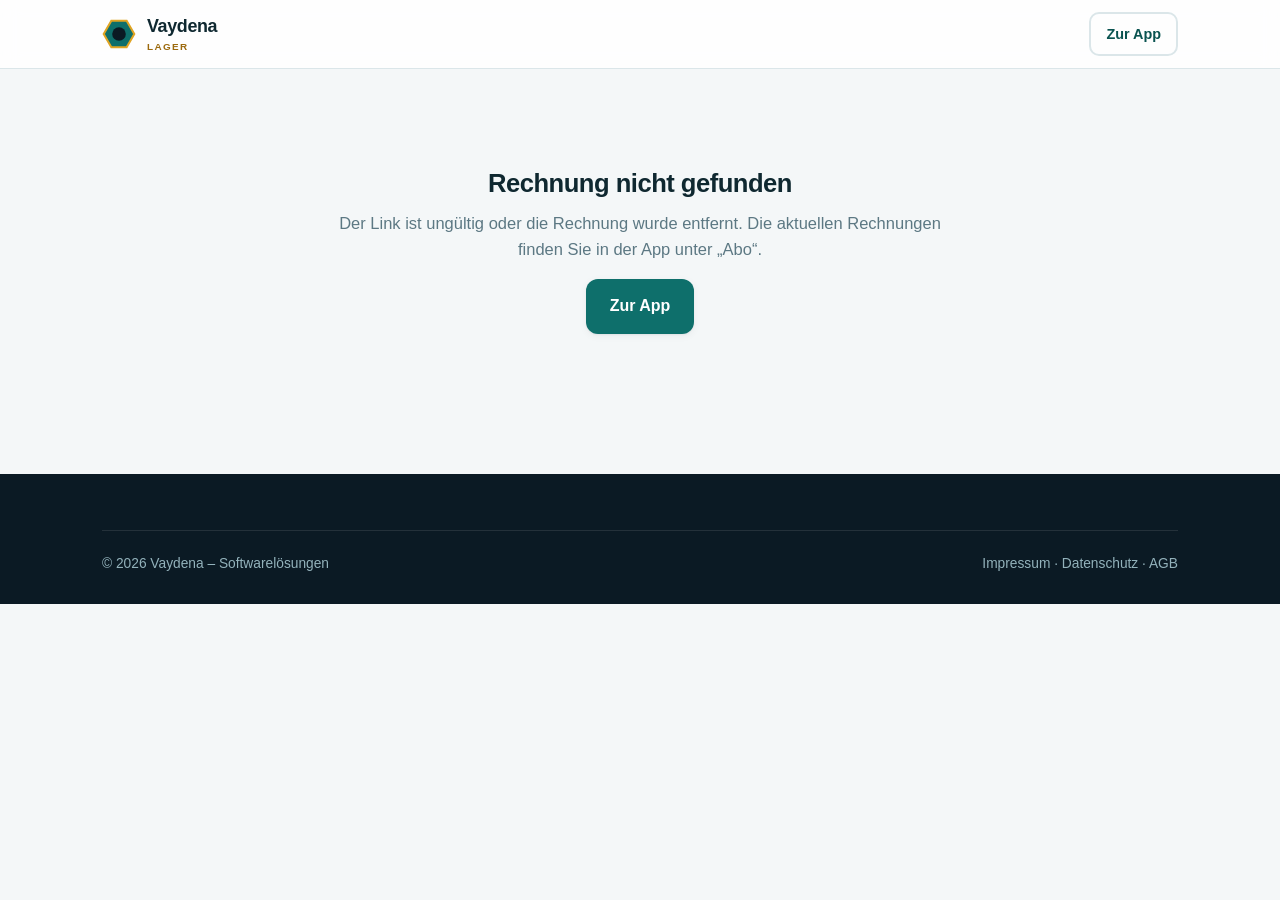
<file: zahlung.html>
<!doctype html>
<html lang="de">
<head>
<meta charset="utf-8">
<meta name="viewport" content="width=device-width,initial-scale=1">
<title>Rechnung & Zahlung – Vaydena Lager</title>
<meta name="robots" content="noindex,nofollow">
<meta name="theme-color" content="#0b1a24">
<link rel="icon" href="assets/icons/favicon-32.png" sizes="32x32">
<link rel="apple-touch-icon" href="assets/icons/apple-touch-icon.png">
<link rel="stylesheet" href="assets/app.css?v=20261001">
<style>
  .pay{max-width:980px;margin:0 auto;padding:40px 22px 60px}
  .pay-head{display:flex;flex-wrap:wrap;gap:12px 18px;align-items:center;justify-content:space-between;margin-bottom:8px}
  .pay-head h1{font-size:1.7rem;margin:0}
  .pill.open{background:var(--gold-l);color:var(--gold-d)}
  .pill.paid{background:var(--ok-l);color:#136b48}
  .pill.void{background:#e8ecee;color:#5c6f77}
  .sumline{color:var(--muted);margin-bottom:22px}
  .card{background:var(--surface);border:1px solid var(--line);border-radius:var(--radius);padding:26px;box-shadow:var(--shadow-s)}
  .card h2{font-size:1.15rem;margin-bottom:14px}
  .kv{display:grid;grid-template-columns:auto 1fr auto;gap:10px 14px;align-items:center;font-size:.97rem}
  .kv .k{color:var(--muted);font-size:.78rem;font-weight:800;text-transform:uppercase;letter-spacing:.06em}
  .kv .v{font-weight:700;word-break:break-all;font-variant-numeric:tabular-nums}
  .kv .v.big{font-size:1.45rem;color:var(--primary-d)}
  .copy{border:1px solid var(--line);background:var(--bg);border-radius:8px;padding:5px 10px;font:inherit;font-size:.8rem;font-weight:700;color:var(--primary-d);cursor:pointer;white-space:nowrap}
  .copy:hover{background:var(--primary-l);border-color:var(--primary)}
  .copy.done{background:var(--ok-l);color:#136b48;border-color:#bfe6d2}
  .giro{display:flex;flex-direction:column;align-items:center;text-align:center}
  .giro svg{width:min(250px,100%);height:auto;background:#fff;padding:10px;border:1px solid var(--line);border-radius:12px}
  .giro .hint{font-size:.88rem;color:var(--muted);margin-top:12px;max-width:30em}
  .actions{display:flex;flex-wrap:wrap;gap:12px;margin:26px 0 0}
  .state{max-width:640px;margin:60px auto;text-align:center}
  /* Rechnungsdokument */
  .idoc{background:#fff;color:#111;max-width:800px;margin:0 auto 60px;padding:40px 44px;border:1px solid var(--line);border-radius:var(--radius);box-shadow:var(--shadow-s);font-size:14px;line-height:1.5}
  .idoc .dhead{display:flex;justify-content:space-between;gap:20px;flex-wrap:wrap;margin-bottom:30px}
  .idoc .issuer{font-size:12.5px;color:#333;text-align:right}
  .idoc .issuer b{display:block;font-size:14px;color:#0e6f6b}
  .idoc .sender{font-size:10.5px;color:#666;border-bottom:1px solid #ccc;display:inline-block;padding-bottom:2px;margin-bottom:8px}
  .idoc .rcpt{white-space:pre-line;font-size:14px}
  .idoc .titlerow{display:flex;justify-content:space-between;align-items:flex-end;gap:16px;flex-wrap:wrap;margin-bottom:8px}
  .idoc h2{font-size:22px;margin:0;color:#111}
  .idoc .meta{display:grid;grid-template-columns:auto auto;gap:2px 18px;font-size:13px}
  .idoc table{width:100%;border-collapse:collapse;margin:14px 0 8px}
  .idoc th,.idoc td{padding:9px 8px;text-align:left;border-bottom:1px solid #ddd;vertical-align:top}
  .idoc th{font-size:12px;text-transform:uppercase;letter-spacing:.05em;color:#555;border-bottom:2px solid #333}
  .idoc td.r,.idoc th.r{text-align:right;white-space:nowrap}
  .idoc tr.total td{font-weight:800;font-size:15px;border-bottom:0;border-top:2px solid #333}
  .idoc .taxnote{font-size:12px;color:#555;margin:4px 0 20px}
  .idoc .paybox{border:1px solid #ccc;border-radius:8px;padding:12px 14px;font-size:13px;margin-bottom:20px;background:#fafafa}
  .idoc .paybox b{display:inline-block;min-width:150px}
  .idoc .stamp{display:inline-block;border:2px solid #1f9d6b;color:#1f9d6b;font-weight:800;padding:4px 10px;border-radius:6px;transform:rotate(-3deg);margin:4px 0 16px}
  .idoc .stamp.void{border-color:#888;color:#888}
  .idoc .dfoot{border-top:1px solid #ddd;padding-top:12px;font-size:11px;color:#666;display:flex;gap:16px;flex-wrap:wrap;justify-content:space-between}
  .doc-label{max-width:800px;margin:34px auto 10px;padding:0 22px;color:var(--muted);font-size:.85rem;font-weight:700;text-transform:uppercase;letter-spacing:.08em}
  @media (max-width:620px){.idoc{padding:26px 20px;margin:0 22px 50px}.kv{grid-template-columns:1fr;gap:4px}.kv .k{margin-top:8px}.kv .copy{justify-self:start}}
  @media print{
    body>*{display:none!important}
    #invoiceDoc{display:block!important;box-shadow:none;border:0;margin:0;max-width:none;padding:0;border-radius:0}
    @page{size:A4;margin:16mm}
  }
</style>
</head>
<body>

<header class="site"><div class="wrap">
  <div class="nav">
    <a class="brand" href="index.html"><svg class="logo" viewBox="0 0 40 40" aria-hidden="true"><path d="M38 20 29 35.6H11L2 20 11 4.4h18z" fill="#0e6f6b"/><circle cx="20" cy="20" r="8" fill="#0b1a24"/><path d="M38 20 29 35.6H11L2 20 11 4.4h18z" fill="none" stroke="#e0a423" stroke-width="2.4"/></svg><span>Vaydena<small>Lager</small></span></a>
    <div class="spacer"></div>
    <div class="nav-cta"><a class="btn ghost sm" href="app.html">Zur App</a></div>
  </div>
</div></header>

<main class="pay">
  <div id="loading" class="state"><p class="muted">Rechnung wird geladen …</p></div>

  <div id="gate" class="state hide">
    <h1 style="font-size:1.6rem" id="gateTitle">Rechnung nicht gefunden</h1>
    <p class="muted" id="gateText">Der Link ist ungültig oder die Rechnung wurde entfernt. Die aktuellen Rechnungen finden Sie in der App unter „Abo“.</p>
    <a class="btn primary" href="app.html">Zur App</a>
  </div>

  <div id="main" class="hide">
    <p class="eyebrow">Vaydena Lager · Rechnung</p>
    <div class="pay-head"><h1>Rechnung <span id="invNo"></span></h1><span class="pill" id="invStatus"></span></div>
    <p class="sumline" id="sumline"></p>

    <div id="paidBox" class="msg ok hide"></div>
    <div id="voidBox" class="msg info hide">Diese Rechnung wurde storniert. Es ist keine Zahlung erforderlich.</div>

    <div id="openBox" class="grid g2 hide">
      <div class="card">
        <h2>Per Überweisung bezahlen</h2>
        <div class="kv">
          <span class="k">Empfänger</span><span class="v" id="bHolder"></span><button class="copy" type="button" data-copy="holder">Kopieren</button>
          <span class="k">IBAN</span><span class="v" id="bIban"></span><button class="copy" type="button" data-copy="iban">Kopieren</button>
          <span class="k">BIC</span><span class="v" id="bBic"></span><button class="copy" type="button" data-copy="bic">Kopieren</button>
          <span class="k">Betrag</span><span class="v big" id="bAmount"></span><button class="copy" type="button" data-copy="amount">Kopieren</button>
          <span class="k">Verwendungszweck</span><span class="v" id="bRef"></span><button class="copy" type="button" data-copy="ref">Kopieren</button>
        </div>
        <p class="formnote">Bitte den Verwendungszweck genau so übernehmen – daran erkennen wir Ihre Zahlung. Fällig bis <b id="bDue"></b>. Nach Zahlungseingang (in der Regel 1–2 Werktage) schalten wir den Tarif frei und schicken eine Bestätigung per E-Mail.</p>
      </div>
      <div class="card giro">
        <h2>Oder mit GiroCode</h2>
        <div id="giroBox"></div>
        <p class="hint">Banking-App öffnen → „Überweisung per QR-Code / GiroCode“ wählen → Code scannen. Empfänger, IBAN, Betrag und Verwendungszweck sind dann bereits ausgefüllt.</p>
      </div>
    </div>

    <div class="actions">
      <button class="btn primary" type="button" id="btnPrint">Rechnung drucken / als PDF speichern</button>
      <a class="btn ghost" href="app.html">Zur App</a>
    </div>
  </div>
</main>

<div class="doc-label hide" id="docLabel">Rechnungsdokument</div>
<section class="idoc hide" id="invoiceDoc" aria-label="Rechnungsdokument"></section>

<footer class="site"><div class="wrap">
  <div class="fbot"><span>© <span data-year>2026</span> Vaydena – Softwarelösungen</span><span><a href="impressum.html">Impressum</a> · <a href="datenschutz.html">Datenschutz</a> · <a href="agb.html">AGB</a></span></div>
</div></footer>

<script src="assets/auth.js"></script>
<script src="assets/site.js"></script>
<script>
(function () {
  var $ = function (id) { return document.getElementById(id); };
  var e = LV.esc;
  var token = LV.qs('r') || '';
  var copyVals = {};

  function show(id) { ['loading', 'gate', 'main'].forEach(function (k) { $(k).classList.toggle('hide', k !== id); }); }

  if (!/^[0-9a-f]{36}$/.test(token)) { show('gate'); }
  else {
    LV.publicCall('invoice', { access_token: token }).then(function (r) {
      if (!(r.data && r.data.ok && r.data.invoice)) {
        if (r.status === 0) { $('gateTitle').textContent = 'Keine Verbindung'; $('gateText').textContent = LV.errText(r); }
        show('gate'); return;
      }
      render(r.data.invoice);
    });
  }

  function render(inv) {
    var stText = { open: 'Offen – Zahlung ausstehend', paid: 'Bezahlt', void: 'Storniert' }[inv.status] || inv.status;
    $('invNo').textContent = inv.number;
    var pill = $('invStatus'); pill.textContent = stText; pill.className = 'pill ' + inv.status;
    $('sumline').textContent = inv.description + ' · ' + LV.euro(inv.amount_cents) + ' · ausgestellt am ' + inv.issued_dmy + ' · fällig bis ' + inv.due_dmy;
    if (inv.status === 'paid') {
      $('paidBox').textContent = 'Zahlung eingegangen am ' + inv.paid_dmy + '. Vielen Dank! Der Tarif ist freigeschaltet.';
      $('paidBox').classList.remove('hide');
    } else if (inv.status === 'void') {
      $('voidBox').classList.remove('hide');
    } else {
      var b = inv.bank || {};
      $('bHolder').textContent = b.holder || ''; $('bIban').textContent = b.iban || ''; $('bBic').textContent = b.bic || '';
      $('bAmount').textContent = inv.amount_eur + ' €'; $('bRef').textContent = inv.reference; $('bDue').textContent = inv.due_dmy;
      copyVals = { holder: b.holder || '', iban: b.iban_raw || b.iban || '', bic: b.bic || '', amount: inv.amount_eur, ref: inv.reference };
      if (inv.giro && inv.giro.path) {
        $('giroBox').innerHTML = '<svg viewBox="0 0 ' + Number(inv.giro.size) + ' ' + Number(inv.giro.size) + '" shape-rendering="crispEdges" role="img" aria-label="GiroCode für diese Überweisung"><rect width="100%" height="100%" fill="#fff"/><path d="' + e(inv.giro.path) + '" fill="#0f172a"/></svg>';
      } else {
        $('giroBox').innerHTML = '<p class="muted">GiroCode nicht verfügbar – bitte die Bankverbindung links verwenden.</p>';
      }
      $('openBox').classList.remove('hide');
    }
    renderDoc(inv);
    document.title = 'Rechnung ' + inv.number + ' – Vaydena Lager';
    show('main');
  }

  function renderDoc(inv) {
    var b = inv.billing || {}, is = inv.issuer || {}, bank = inv.bank || {};
    var rcpt = [b.recipient || inv.tenant_name, b.street, [b.zip, b.city].filter(Boolean).join(' ')].filter(Boolean).join('\n');
    var html = '';
    html += '<div class="dhead"><div><div class="sender">' + e(is.name) + ' · ' + e(is.street) + ' · ' + e(is.zip) + ' ' + e(is.city) + '</div>' +
      '<div class="rcpt">' + e(rcpt) + '</div>' + (b.email ? '<div class="rcpt" style="font-size:12px;color:#555;margin-top:4px">' + e(b.email) + '</div>' : '') + '</div>' +
      '<div class="issuer"><b>' + e(is.name) + '</b>Inhaber ' + e(is.owner) + '<br>' + e(is.street) + '<br>' + e(is.zip) + ' ' + e(is.city) + '<br>' + e(is.email) + '<br>Tel. ' + e(is.tel) + '</div></div>';
    html += '<div class="titlerow"><h2>Rechnung ' + e(inv.number) + '</h2><div class="meta"><span>Rechnungsdatum</span><b>' + e(inv.issued_dmy) + '</b><span>Fällig bis</span><b>' + e(inv.due_dmy) + '</b><span>Kunde</span><b>' + e(inv.tenant_name) + '</b></div></div>';
    html += '<table><thead><tr><th>Leistung</th><th>Laufzeit</th><th class="r">Betrag</th></tr></thead><tbody>' +
      '<tr><td>' + e(inv.description) + '<br><span style="color:#666;font-size:12px">Software-Nutzung (SaaS) gemäß AGB · Freischaltung nach Zahlungseingang</span></td><td>' + e(inv.period_label) + '</td><td class="r">' + e(LV.euro(inv.amount_cents)) + '</td></tr>' +
      '<tr class="total"><td colspan="2">Rechnungsbetrag</td><td class="r">' + e(LV.euro(inv.amount_cents)) + '</td></tr></tbody></table>';
    html += '<p class="taxnote">' + e(inv.tax_note) + '</p>';
    if (inv.status === 'paid') html += '<div class="stamp">BEZAHLT' + (inv.paid_dmy ? ' am ' + e(inv.paid_dmy) : '') + '</div>';
    else if (inv.status === 'void') html += '<div class="stamp void">STORNIERT</div>';
    else html += '<div class="paybox"><b>Zahlbar bis</b>' + e(inv.due_dmy) + '<br><b>Empfänger</b>' + e(bank.holder) + '<br><b>IBAN</b>' + e(bank.iban) + '<br><b>BIC</b>' + e(bank.bic) + '<br><b>Verwendungszweck</b>' + e(inv.reference) + '</div>';
    html += '<div class="dfoot"><span>' + e(is.name) + ' · Inhaber ' + e(is.owner) + ' · ' + e(is.street) + ' · ' + e(is.zip) + ' ' + e(is.city) + '</span><span>' + e(is.email) + ' · Tel. ' + e(is.tel) + '</span></div>';
    $('invoiceDoc').innerHTML = html;
    $('invoiceDoc').classList.remove('hide');
    $('docLabel').classList.remove('hide');
  }

  function fallbackCopy(t) {
    try {
      var ta = document.createElement('textarea'); ta.value = t; ta.setAttribute('readonly', '');
      ta.style.position = 'fixed'; ta.style.opacity = '0'; document.body.appendChild(ta); ta.select();
      var ok = document.execCommand('copy'); document.body.removeChild(ta); return ok;
    } catch (err) { return false; }
  }
  function copyText(t) {
    if (navigator.clipboard && navigator.clipboard.writeText) {
      return navigator.clipboard.writeText(t).then(function () { return true; }, function () { return fallbackCopy(t); });
    }
    return Promise.resolve(fallbackCopy(t));
  }
  document.querySelectorAll('.copy').forEach(function (btn) {
    btn.addEventListener('click', function () {
      copyText(copyVals[btn.getAttribute('data-copy')] || '').then(function (ok) {
        btn.textContent = ok ? 'Kopiert' : 'Fehler'; btn.classList.toggle('done', ok);
        setTimeout(function () { btn.textContent = 'Kopieren'; btn.classList.remove('done'); }, 1600);
      });
    });
  });
  $('btnPrint').addEventListener('click', function () { window.print(); });
})();
</script>
</body>
</html>
</file>
<file: assets/app.css>
/* ============================================================
   Vaydena Lager — gemeinsames Design-System (Basis: Vaydena Schulungen)
   Petrol/Teal + Gold/Amber (Marke), dunkles Navy für Hero.
   Keine externen Assets. Systemfonts.
   ============================================================ */
:root{
  --bg:#f4f7f8; --bg-2:#eaf1f2; --surface:#ffffff;
  --ink:#0f2830; --ink-2:#264a54; --muted:#5c7883; --line:#dbe6e9;
  --primary:#0e6f6b; --primary-d:#0a5350; --primary-l:#e3f1ef;
  --gold:#e0a423; --gold-d:#9c6a0d; --gold-l:#fbeecd;
  --navy:#0b1a24; --navy-2:#122b39; --navy-ink:#e6f1f3; --navy-muted:#93b2bb;
  --ok:#1f9d6b; --ok-l:#e4f5ec; --warn:#c47d12;
  --radius:16px; --radius-s:11px; --radius-xs:9px;
  --shadow-s:0 1px 2px rgba(11,26,36,.06),0 2px 8px rgba(11,26,36,.05);
  --shadow-m:0 8px 28px rgba(11,26,36,.10);
  --shadow-l:0 18px 50px rgba(11,26,36,.16);
  --maxw:1120px;
  --font:-apple-system,BlinkMacSystemFont,"Segoe UI",Roboto,"Helvetica Neue",Arial,sans-serif;
}
*{box-sizing:border-box}
html{-webkit-text-size-adjust:100%;scroll-behavior:smooth}
body{
  margin:0;font-family:var(--font);color:var(--ink);background:var(--bg);
  line-height:1.55;font-size:16.5px;-webkit-font-smoothing:antialiased;
}
h1,h2,h3,h4{line-height:1.15;margin:0 0 .5em;color:var(--ink);text-wrap:balance;letter-spacing:-.02em}
h1{font-size:clamp(2rem,4.2vw,3.15rem);font-weight:800}
h2{font-size:clamp(1.55rem,3vw,2.3rem);font-weight:800}
h3{font-size:1.2rem;font-weight:700}
p{margin:0 0 1em}
a{color:var(--primary-d);text-decoration:none}
a:hover{text-decoration:underline}
img{max-width:100%;display:block}
.wrap{max-width:var(--maxw);margin:0 auto;padding:0 22px}
.center{text-align:center}
.muted{color:var(--muted)}
.eyebrow{font-size:.8rem;font-weight:800;letter-spacing:.12em;text-transform:uppercase;color:var(--primary);margin:0 0 12px}
.eyebrow.gold{color:var(--gold-d)}

/* ---------- Buttons ---------- */
.btn{display:inline-flex;align-items:center;gap:9px;font-family:inherit;cursor:pointer;
  font-weight:700;font-size:1rem;padding:13px 22px;border-radius:12px;border:2px solid transparent;
  text-decoration:none;transition:transform .12s ease,box-shadow .12s ease,background .12s;white-space:nowrap}
.btn:hover{text-decoration:none;transform:translateY(-1px)}
.btn:active{transform:translateY(0)}
.btn.primary{background:var(--primary);color:#fff;box-shadow:var(--shadow-s)}
.btn.primary:hover{background:var(--primary-d);box-shadow:var(--shadow-m)}
.btn.gold{background:var(--gold);color:#3a2703;box-shadow:0 6px 18px rgba(224,164,35,.35)}
.btn.gold:hover{background:#eeb130}
.btn.ghost{background:transparent;color:var(--primary-d);border-color:var(--line)}
.btn.ghost:hover{border-color:var(--primary);background:var(--primary-l)}
.btn.ghost.on-navy{color:#fff;border-color:rgba(255,255,255,.28)}
.btn.ghost.on-navy:hover{background:rgba(255,255,255,.08);border-color:rgba(255,255,255,.5)}
.btn.lg{padding:16px 30px;font-size:1.08rem}
.btn.sm{padding:9px 15px;font-size:.9rem;border-radius:10px}
.btn.block{width:100%;justify-content:center}

/* ---------- Header ---------- */
header.site{position:sticky;top:0;z-index:50;background:rgba(255,255,255,.86);
  backdrop-filter:saturate(1.4) blur(10px);border-bottom:1px solid var(--line)}
.nav{display:flex;align-items:center;gap:14px;height:68px}
.brand{display:flex;align-items:center;gap:11px;font-weight:800;font-size:1.12rem;color:var(--ink);letter-spacing:-.02em}
.brand:hover{text-decoration:none}
.brand .logo{width:34px;height:34px;flex:0 0 auto}
.brand small{display:block;font-size:.62rem;font-weight:700;letter-spacing:.14em;text-transform:uppercase;color:var(--gold-d);margin-top:-2px}
.nav .spacer{flex:1}
.nav-links{display:flex;align-items:center;gap:4px}
.nav-links a{padding:9px 13px;border-radius:10px;color:var(--ink-2);font-weight:600;font-size:.96rem}
.nav-links a:hover{background:var(--primary-l);color:var(--primary-d);text-decoration:none}
.nav-cta{display:flex;align-items:center;gap:8px}
.nav-toggle{display:none;background:none;border:0;cursor:pointer;padding:8px;color:var(--ink)}
.nav-toggle svg{width:26px;height:26px}

/* ---------- Hero (dunkles Navy) ---------- */
.hero{position:relative;background:radial-gradient(1100px 520px at 78% -8%,#1c4a4a 0%,transparent 60%),
   linear-gradient(160deg,var(--navy) 0%,var(--navy-2) 100%);color:var(--navy-ink);overflow:hidden}
.hero::after{content:"";position:absolute;right:-90px;top:-90px;width:360px;height:360px;
  background:radial-gradient(circle,rgba(224,164,35,.22),transparent 68%);pointer-events:none}
.hero .wrap{position:relative;padding:74px 22px 84px;display:grid;grid-template-columns:1.05fr .95fr;gap:48px;align-items:center}
.hero h1{color:#fff}
.hero h1 .hl{color:var(--gold);position:relative}
.hero .lead{font-size:1.18rem;color:var(--navy-ink);opacity:.9;max-width:36em;margin-bottom:26px}
.hero .cta-row{display:flex;gap:12px;flex-wrap:wrap;margin-bottom:20px}
.hero .trustline{display:flex;gap:18px;flex-wrap:wrap;color:var(--navy-muted);font-size:.9rem;font-weight:600}
.hero .trustline span{display:flex;align-items:center;gap:7px}
.hero .trustline svg{width:17px;height:17px;color:var(--gold)}

/* ---------- Sections ---------- */
section{padding:70px 0}
section.tight{padding:52px 0}
.sec-head{max-width:40em;margin:0 auto 44px;text-align:center}
.sec-head.left{margin-left:0;text-align:left}
.sec-head p{font-size:1.1rem;color:var(--muted);margin:0}
.alt{background:var(--bg-2)}
.navy-sec{background:linear-gradient(160deg,var(--navy),var(--navy-2));color:var(--navy-ink)}
.navy-sec h2{color:#fff}
.navy-sec .sec-head p{color:var(--navy-muted)}

/* ---------- Logos / Zielgruppen-Band ---------- */
.audience{display:flex;flex-wrap:wrap;justify-content:center;gap:12px 14px}
.audience .chip{display:flex;align-items:center;gap:9px;background:var(--surface);border:1px solid var(--line);
  border-radius:999px;padding:10px 18px;font-weight:700;font-size:.95rem;color:var(--ink-2);box-shadow:var(--shadow-s)}
.audience .chip svg{width:19px;height:19px;color:var(--primary)}

/* ---------- Feature-Grid ---------- */
.grid{display:grid;gap:22px}
.g3{grid-template-columns:repeat(3,1fr)}
.g2{grid-template-columns:repeat(2,1fr)}
.g4{grid-template-columns:repeat(4,1fr)}
.feature{background:var(--surface);border:1px solid var(--line);border-radius:var(--radius);padding:26px;box-shadow:var(--shadow-s)}
.feature .ic{width:46px;height:46px;border-radius:12px;background:var(--primary-l);color:var(--primary-d);
  display:grid;place-items:center;margin-bottom:16px}
.feature .ic svg{width:24px;height:24px}
.feature.gold .ic{background:var(--gold-l);color:var(--gold-d)}
.feature h3{margin-bottom:7px}
.feature p{margin:0;color:var(--muted);font-size:.97rem}

/* ---------- Ablauf-Steps ---------- */
.steps{display:grid;grid-template-columns:repeat(4,1fr);gap:22px;counter-reset:st}
.step{position:relative;padding-top:8px}
.step .n{width:44px;height:44px;border-radius:13px;background:var(--primary);color:#fff;font-weight:800;
  font-size:1.15rem;display:grid;place-items:center;margin-bottom:14px;box-shadow:var(--shadow-s)}
.step h3{font-size:1.08rem;margin-bottom:6px}
.step p{margin:0;color:var(--muted);font-size:.95rem}

/* ---------- Kurskarten ---------- */
.courses{display:grid;grid-template-columns:repeat(3,1fr);gap:24px}
.course{background:var(--surface);border:1px solid var(--line);border-radius:var(--radius);overflow:hidden;
  box-shadow:var(--shadow-s);display:flex;flex-direction:column;transition:transform .14s,box-shadow .14s}
.course:hover{transform:translateY(-3px);box-shadow:var(--shadow-m);text-decoration:none}
.course .thumb{aspect-ratio:16/9;position:relative;background:linear-gradient(160deg,#16323f,#0b1c26);overflow:hidden}
.course .thumb img{width:100%;height:100%;object-fit:cover}
.course .thumb .glow{position:absolute;inset:0;background:radial-gradient(circle at 50% 46%,rgba(224,164,35,.85),transparent 42%)}
.course .cat{position:absolute;top:12px;left:12px;background:rgba(11,26,36,.72);color:#fff;font-size:.72rem;
  font-weight:700;padding:5px 11px;border-radius:999px;letter-spacing:.03em;backdrop-filter:blur(3px)}
.course .lvl{position:absolute;top:12px;right:12px;background:var(--gold);color:#3a2703;font-size:.72rem;
  font-weight:800;padding:5px 11px;border-radius:999px}
.course .body{padding:20px;display:flex;flex-direction:column;flex:1}
.course h3{margin-bottom:8px;font-size:1.14rem}
.course .body p{color:var(--muted);font-size:.94rem;margin:0 0 16px;flex:1}
.course .meta{display:flex;gap:14px;flex-wrap:wrap;color:var(--ink-2);font-size:.86rem;font-weight:600;
  border-top:1px solid var(--line);padding-top:14px}
.course .meta span{display:flex;align-items:center;gap:6px}
.course .meta svg{width:16px;height:16px;color:var(--primary)}
.course.soon{opacity:.72}
.course.soon .thumb{filter:grayscale(.4)}
.ribbon{position:absolute;bottom:12px;left:12px;background:var(--surface);color:var(--muted);font-size:.72rem;
  font-weight:700;padding:5px 11px;border-radius:999px;border:1px solid var(--line)}

/* ---------- Preis-Tarife ---------- */
.tiers{display:grid;grid-template-columns:repeat(3,1fr);gap:20px;align-items:stretch}
.tier{background:var(--surface);border:1px solid var(--line);border-radius:var(--radius);padding:28px 24px;
  display:flex;flex-direction:column;box-shadow:var(--shadow-s);position:relative}
.tier.pop{border-color:var(--primary);box-shadow:0 0 0 3px var(--primary-l),var(--shadow-m);transform:translateY(-6px)}
.tier .badge{position:absolute;top:-13px;left:50%;transform:translateX(-50%);background:var(--primary);color:#fff;
  font-size:.74rem;font-weight:800;letter-spacing:.05em;padding:6px 14px;border-radius:999px;text-transform:uppercase;white-space:nowrap}
.tier .tname{font-size:1.05rem;font-weight:800;color:var(--ink)}
.tier .price{margin:12px 0 4px;font-size:2.5rem;font-weight:800;color:var(--ink);letter-spacing:-.03em;line-height:1}
.tier .price small{font-size:.95rem;font-weight:600;color:var(--muted);letter-spacing:0}
.tier .per{color:var(--muted);font-size:.9rem;margin-bottom:18px;min-height:1.2em}
.tier .desc{color:var(--muted);font-size:.92rem;margin-bottom:18px;min-height:3em}
.tier ul{list-style:none;padding:0;margin:0 0 22px;flex:1}
.tier li{display:flex;gap:10px;align-items:flex-start;padding:7px 0;font-size:.93rem;color:var(--ink-2)}
.tier li svg{width:18px;height:18px;color:var(--ok);flex:0 0 auto;margin-top:2px}
.tier li.off{color:var(--muted);opacity:.7}
.tier li.off svg{color:var(--muted)}
.tier .btn{margin-top:auto}

/* ---------- Vergleichstabelle ---------- */
.cmp-scroll{overflow-x:auto}
table.cmp{width:100%;border-collapse:collapse;min-width:640px;background:var(--surface);
  border:1px solid var(--line);border-radius:var(--radius);overflow:hidden}
table.cmp th,table.cmp td{padding:14px 16px;text-align:center;border-bottom:1px solid var(--line);font-size:.95rem}
table.cmp thead th{background:var(--bg-2);font-weight:800;color:var(--ink)}
table.cmp tbody th{text-align:left;font-weight:600;color:var(--ink-2)}
table.cmp td svg{width:19px;height:19px;color:var(--ok)}
table.cmp td.no{color:var(--muted)}
table.cmp tr:last-child td,table.cmp tr:last-child th{border-bottom:0}
table.cmp .hl{color:var(--primary-d);font-weight:800}

/* ---------- FAQ ---------- */
.faq{max-width:760px;margin:0 auto}
.faq details{background:var(--surface);border:1px solid var(--line);border-radius:var(--radius-s);
  margin-bottom:12px;padding:2px 20px;box-shadow:var(--shadow-s)}
.faq summary{cursor:pointer;font-weight:700;color:var(--ink);padding:16px 0;list-style:none;
  display:flex;justify-content:space-between;gap:14px;align-items:center}
.faq summary::-webkit-details-marker{display:none}
.faq summary .chev{transition:transform .2s;color:var(--primary);flex:0 0 auto}
.faq details[open] summary .chev{transform:rotate(180deg)}
.faq details p{color:var(--muted);margin:0;padding:0 0 18px;font-size:.97rem}

/* ---------- CTA-Band ---------- */
.ctaband{background:linear-gradient(160deg,var(--primary-d),var(--primary));color:#fff;border-radius:22px;
  padding:52px 44px;text-align:center;box-shadow:var(--shadow-m);position:relative;overflow:hidden}
.ctaband::after{content:"";position:absolute;right:-60px;bottom:-80px;width:280px;height:280px;
  background:radial-gradient(circle,rgba(224,164,35,.3),transparent 66%)}
.ctaband h2{color:#fff;position:relative}
.ctaband p{color:rgba(255,255,255,.9);max-width:34em;margin:0 auto 26px;position:relative;font-size:1.1rem}
.ctaband .btn{position:relative}

/* ---------- Formularseiten ---------- */
.authwrap{max-width:1020px;margin:0 auto;padding:46px 22px;display:grid;grid-template-columns:1fr .9fr;gap:44px;align-items:start}
.authcard{background:var(--surface);border:1px solid var(--line);border-radius:var(--radius);padding:32px;box-shadow:var(--shadow-m)}
.field{margin-bottom:16px}
.field label{display:block;font-weight:700;font-size:.9rem;color:var(--ink-2);margin-bottom:6px}
.field input,.field select,.field textarea{width:100%;font-family:inherit;font-size:1rem;padding:12px 14px;
  border:1.5px solid var(--line);border-radius:11px;background:#fdfefe;color:var(--ink)}
.field input:focus,.field select:focus,.field textarea:focus{outline:none;border-color:var(--primary);box-shadow:0 0 0 3px var(--primary-l)}
.field .hint{font-size:.82rem;color:var(--muted);margin-top:5px}
.formnote{font-size:.88rem;color:var(--muted);margin-top:14px}
.aside-list{list-style:none;padding:0;margin:20px 0 0}
.aside-list li{display:flex;gap:11px;align-items:flex-start;padding:9px 0;color:var(--ink-2);font-size:.97rem}
.aside-list li svg{width:20px;height:20px;color:var(--primary);flex:0 0 auto;margin-top:2px}
.msg{padding:13px 16px;border-radius:11px;font-size:.93rem;font-weight:600;margin-bottom:16px;display:none}
.msg.err{background:#fdecec;color:#a32020;border:1px solid #f3c9c9;display:block}
.msg.ok{background:var(--ok-l);color:#136b48;border:1px solid #bfe6d2;display:block}
.msg.info{background:var(--gold-l);color:#8a5a0c;border:1px solid #edd39a;display:block}

/* ---------- Badges ---------- */
.pill{display:inline-flex;align-items:center;gap:6px;font-size:.8rem;font-weight:700;padding:4px 11px;border-radius:999px}
.pill.teal{background:var(--primary-l);color:var(--primary-d)}
.pill.gold{background:var(--gold-l);color:var(--gold-d)}
.pill.ok{background:var(--ok-l);color:#136b48}

/* ---------- Footer ---------- */
footer.site{background:var(--navy);color:var(--navy-muted);padding:56px 0 30px;font-size:.94rem;margin-top:20px}
footer.site .cols{display:grid;grid-template-columns:1.4fr 1fr 1fr 1fr;gap:32px;margin-bottom:34px}
footer.site h4{color:#fff;font-size:.82rem;letter-spacing:.1em;text-transform:uppercase;margin-bottom:14px}
footer.site a{color:var(--navy-muted);display:block;padding:5px 0}
footer.site a:hover{color:#fff}
footer.site .brand{color:#fff;margin-bottom:12px}
footer.site .brand small{color:var(--gold)}
footer.site .fbot{border-top:1px solid rgba(255,255,255,.1);padding-top:22px;display:flex;
  justify-content:space-between;flex-wrap:wrap;gap:12px;color:var(--navy-muted);font-size:.86rem}
footer.site .fbot a{display:inline}

/* ---------- Utilities ---------- */
.hide{display:none!important}
.mt0{margin-top:0}.mb0{margin-bottom:0}
hr.soft{border:0;border-top:1px solid var(--line);margin:0}

/* ---------- Responsive ---------- */
@media (max-width:900px){
  .hero .wrap{grid-template-columns:1fr;gap:34px;padding:56px 22px 64px}
  .g3,.g4,.courses,.tiers{grid-template-columns:repeat(2,1fr)}
  .steps{grid-template-columns:repeat(2,1fr)}
  footer.site .cols{grid-template-columns:1fr 1fr}
  .authwrap{grid-template-columns:1fr}
  .tier.pop{transform:none}
}
@media (max-width:620px){
  .nav-links,.nav-cta .btn.ghost{display:none}
  .nav-toggle{display:block}
  .nav.open+.mobile-menu{display:block}
  .g3,.g4,.g2,.courses,.tiers,.steps{grid-template-columns:1fr}
  footer.site .cols{grid-template-columns:1fr}
  .ctaband{padding:38px 24px}
  section{padding:52px 0}
}
.mobile-menu{display:none;background:var(--surface);border-bottom:1px solid var(--line);padding:12px 22px}
.mobile-menu a{display:block;padding:12px 6px;font-weight:600;color:var(--ink-2);border-bottom:1px solid var(--line)}
.mobile-menu a:last-child{border-bottom:0}
</file>
<file: assets/lager.css>
/* ============================================================
   Vaydena Lager — App-Layout (app.html). Baut auf assets/app.css auf.
   Navy-Topbar, Seitennavigation ab 900 px, Bottom-Navigation mobil.
   ============================================================ */
body.app{font-size:16px;background:var(--bg);min-height:100vh}
body.app.noscroll{overflow:hidden}

/* ---------- Icons (Sicherheitsnetz) ----------
   ic() in lager-app.js liefert SVGs ohne width/height. Ohne feste Groesse fuellen sie
   ihren Container (Desktop-Artikelliste: riesiger Chevron; Scan-Platzhalter: riesige Kamera).
   Spezifischere Regeln weiter unten (.sidenav a svg, .row .ic svg, .iconbtn svg, .banner svg) bleiben wirksam. */
svg.i{width:1.15em;height:1.15em;flex:0 0 auto;vertical-align:-.2em}
.row>svg.i{width:18px;height:18px;color:var(--muted)}
.scanoff>svg.i{width:72px;height:72px;opacity:.9}
.splash .box>svg.i{width:56px;height:56px;color:var(--muted)}

/* ---------- Topbar ---------- */
.topbar{position:sticky;top:0;z-index:60;background:var(--navy);color:var(--navy-ink);height:56px;
  display:flex;align-items:center;gap:12px;padding:0 14px;box-shadow:0 2px 10px rgba(11,26,36,.25)}
.topbar .brand{color:#fff;font-size:1rem;gap:9px}
.topbar .brand .logo{width:28px;height:28px}
.topbar .brand small{color:var(--gold)}
.topbar .ttl{font-weight:800;font-size:1.05rem;color:#fff;white-space:nowrap;overflow:hidden;text-overflow:ellipsis;
  padding-left:12px;border-left:1px solid rgba(255,255,255,.14)}
.topbar .spacer{flex:1}
.syncdot{display:inline-flex;align-items:center;gap:7px;background:rgba(255,255,255,.08);border:1px solid rgba(255,255,255,.14);
  color:var(--navy-ink);border-radius:999px;padding:5px 11px;font:inherit;font-size:.8rem;font-weight:700;cursor:pointer;white-space:nowrap}
.syncdot i{width:9px;height:9px;border-radius:50%;background:#8fa6ad;flex:0 0 auto}
.syncdot.ok i{background:var(--ok)}
.syncdot.busy i{background:var(--gold);animation:pulse 1s infinite}
.syncdot.pend i{background:var(--gold)}
.syncdot.err i{background:#e05252}
@keyframes pulse{50%{opacity:.3}}

/* ---------- Grundgerüst ---------- */
.shell{display:flex;min-height:calc(100vh - 56px)}
.sidenav{width:230px;flex:0 0 230px;background:var(--surface);border-right:1px solid var(--line);padding:14px 10px;
  position:sticky;top:56px;height:calc(100vh - 56px);overflow:auto}
.sidenav a{display:flex;align-items:center;gap:11px;padding:10px 12px;border-radius:11px;color:var(--ink-2);font-weight:600;font-size:.95rem;margin-bottom:2px}
.sidenav a:hover{background:var(--bg-2);text-decoration:none}
.sidenav a.on{background:var(--primary-l);color:var(--primary-d)}
.sidenav a svg{width:20px;height:20px;flex:0 0 auto}
.sidenav .sep{height:1px;background:var(--line);margin:10px 8px}
.sidenav .who{padding:10px 12px;font-size:.8rem;color:var(--muted);line-height:1.4;word-break:break-word}
.sidenav .who b{color:var(--ink-2);display:block}
.main{flex:1;min-width:0;padding:18px 22px 48px}
.main>.inner{max-width:1080px;margin:0 auto}
.bottomnav,.moresheet{display:none}
@media (max-width:899px){
  .sidenav{display:none}
  .main{padding:12px 12px calc(92px + env(safe-area-inset-bottom))}
  .bottomnav{display:flex;position:fixed;left:0;right:0;bottom:0;z-index:60;background:var(--surface);border-top:1px solid var(--line);
    padding:6px 4px calc(6px + env(safe-area-inset-bottom));box-shadow:0 -4px 16px rgba(11,26,36,.08)}
  .bottomnav a{flex:1;display:flex;flex-direction:column;align-items:center;gap:3px;font-size:.66rem;font-weight:700;color:var(--muted);padding:4px 2px;border-radius:10px}
  .bottomnav a:hover{text-decoration:none}
  .bottomnav a svg{width:22px;height:22px}
  .bottomnav a.on{color:var(--primary-d)}
  .moresheet{position:fixed;left:8px;right:8px;bottom:calc(74px + env(safe-area-inset-bottom));z-index:61;background:var(--surface);
    border:1px solid var(--line);border-radius:16px;box-shadow:var(--shadow-l);padding:8px;grid-template-columns:1fr 1fr;gap:4px}
  .moresheet.open{display:grid}
  .moresheet a{display:flex;align-items:center;gap:10px;padding:11px 12px;border-radius:10px;color:var(--ink-2);font-weight:600;font-size:.92rem}
  .moresheet a.on{background:var(--primary-l);color:var(--primary-d)}
  .moresheet a svg{width:20px;height:20px}
  .topbar .ttl{font-size:.98rem}
  .topbar .brand span{display:none}
}

/* ---------- Hinweisleisten ---------- */
.banner{display:flex;align-items:center;gap:10px;padding:10px 14px;border-radius:12px;font-size:.9rem;font-weight:600;margin-bottom:8px;border:1px solid}
.banner svg{width:18px;height:18px;flex:0 0 auto}
.banner span{flex:1}
.banner a{font-weight:800;color:inherit;text-decoration:underline;white-space:nowrap}
.banner.off{background:#eef2f4;color:#3d5560;border-color:#d5dfe3}
.banner.warn{background:var(--gold-l);color:#8a5a0c;border-color:#edd39a}
.banner.err{background:#fdecec;color:#a32020;border-color:#f3c9c9}
.banner.info{background:var(--primary-l);color:var(--primary-d);border-color:#c4e0dc}
.banners:not(:empty){margin-bottom:12px}

/* ---------- Seitenkopf / Karten ---------- */
.ph{display:flex;align-items:center;gap:10px;flex-wrap:wrap;margin:2px 0 14px}
.ph h1{font-size:1.45rem;margin:0;font-weight:800;letter-spacing:-.02em}
.ph .spacer{flex:1}
.ph .sub{width:100%;color:var(--muted);font-size:.92rem;margin-top:-4px}
.card{background:var(--surface);border:1px solid var(--line);border-radius:var(--radius);padding:18px;box-shadow:var(--shadow-s);margin-bottom:14px}
.card h2{font-size:1.1rem;margin:0 0 10px;font-weight:800}
.card h3{font-size:.95rem;margin:14px 0 8px;font-weight:800;color:var(--ink-2)}
.card p:last-child{margin-bottom:0}
.card.warn{border-color:#edd39a;background:#fffaf0}
.card.err{border-color:#f3c9c9;background:#fff6f6}
.card.navy{background:linear-gradient(160deg,var(--navy),var(--navy-2));color:var(--navy-ink);border-color:transparent}
.card.navy h2{color:#fff}
.note{font-size:.85rem;color:var(--muted)}
.kv{display:grid;grid-template-columns:auto 1fr;gap:6px 16px;font-size:.93rem}
.kv dt{color:var(--muted);font-weight:600;margin:0}
.kv dd{margin:0;word-break:break-word}
.btnrow{display:flex;gap:8px;flex-wrap:wrap;margin-top:12px}
.btnrow.top{margin:0 0 12px}
.btn.danger{background:#fdecec;color:#a32020;border-color:#f3c9c9}
.btn.danger:hover{background:#f9dada}
.btn.xs{padding:5px 10px;font-size:.8rem;border-radius:8px;gap:5px}
.btn:disabled{opacity:.5;cursor:not-allowed;transform:none;box-shadow:none}
.iconbtn{border:0;background:var(--bg-2);width:36px;height:36px;border-radius:10px;display:inline-grid;place-items:center;cursor:pointer;color:var(--ink);flex:0 0 auto}
.iconbtn:hover{background:var(--line)}
.iconbtn svg{width:19px;height:19px}

/* ---------- Kennzahlen ---------- */
.kpis{display:grid;grid-template-columns:repeat(auto-fit,minmax(130px,1fr));gap:10px;margin-bottom:14px}
.kpi{background:var(--surface);border:1px solid var(--line);border-radius:12px;padding:11px 14px;box-shadow:var(--shadow-s)}
.kpi b{display:block;font-size:1.45rem;font-weight:800;letter-spacing:-.02em;line-height:1.2}
.kpi span{font-size:.72rem;color:var(--muted);font-weight:700;text-transform:uppercase;letter-spacing:.06em}
.kpi.warn b{color:var(--warn)}
.kpi.err b{color:#a32020}

/* ---------- Werkzeugleiste / Filter ---------- */
.tools{display:flex;gap:8px;flex-wrap:wrap;align-items:center;margin-bottom:12px}
.tools .search{flex:1;min-width:170px}
.tools input,.tools select{font:inherit;font-size:.95rem;padding:10px 12px;border:1.5px solid var(--line);border-radius:10px;background:#fff;color:var(--ink);width:100%}
.tools select{width:auto;max-width:100%}
.tools input:focus,.tools select:focus{outline:none;border-color:var(--primary);box-shadow:0 0 0 3px var(--primary-l)}
.tools .cnt{font-size:.85rem;color:var(--muted);font-weight:700;white-space:nowrap}

/* ---------- Listen / Tabellen ---------- */
.list{background:var(--surface);border:1px solid var(--line);border-radius:var(--radius);overflow:hidden;box-shadow:var(--shadow-s);margin-bottom:14px}
.row{display:flex;align-items:center;gap:12px;padding:11px 16px;border-top:1px solid var(--line);color:inherit;text-align:left;width:100%;background:none;border-left:0;border-right:0;border-bottom:0;font:inherit}
.row:first-child{border-top:0}
a.row,button.row{cursor:pointer}
a.row:hover,button.row:hover{background:var(--bg-2);text-decoration:none}
.row .ic{width:38px;height:38px;border-radius:10px;background:var(--primary-l);color:var(--primary-d);display:grid;place-items:center;flex:0 0 auto}
.row .ic svg{width:20px;height:20px}
.row .ic.gold{background:var(--gold-l);color:var(--gold-d)}
.row .ic.in{background:var(--ok-l);color:#136b48}
.row .ic.out{background:#fdecec;color:#a32020}
.row .ic.transfer{background:var(--primary-l);color:var(--primary-d)}
.row .ic.count{background:var(--gold-l);color:var(--gold-d)}
.row .ic.grey{background:var(--bg-2);color:var(--muted)}
.row .txt{flex:1;min-width:0}
.row .t{font-weight:700;overflow:hidden;text-overflow:ellipsis;white-space:nowrap}
.row .s{font-size:.82rem;color:var(--muted);overflow:hidden;text-overflow:ellipsis;white-space:nowrap}
.row .q{font-weight:800;font-size:1.05rem;white-space:nowrap;text-align:right;font-variant-numeric:tabular-nums}
.row .q small{font-weight:600;color:var(--muted);font-size:.76rem;margin-left:3px}
.row .q.low{color:var(--warn)}
.row .q.neg{color:#a32020}
.row .q.plus{color:#136b48}
.row .q.minus{color:#a32020}
.row.pending{background:#fffdf5}
.row .chev{color:var(--muted);flex:0 0 auto}
.list .empty{padding:28px 16px;text-align:center;color:var(--muted)}
.list .more{display:block;width:100%;padding:12px;border:0;border-top:1px solid var(--line);background:var(--bg-2);font:inherit;font-weight:700;color:var(--primary-d);cursor:pointer}
.tblwrap{overflow-x:auto}
.tbl{width:100%;border-collapse:collapse;font-size:.92rem}
.tbl th{text-align:left;font-size:.72rem;text-transform:uppercase;letter-spacing:.06em;color:var(--muted);padding:8px 10px;border-bottom:1px solid var(--line);white-space:nowrap}
.tbl td{padding:9px 10px;border-bottom:1px solid var(--line);vertical-align:middle}
.tbl tr:last-child td{border-bottom:0}
.tbl .num{text-align:right;font-variant-numeric:tabular-nums;white-space:nowrap}
.tbl input.cnt{width:96px;font:inherit;font-size:1rem;padding:7px 9px;border:1.5px solid var(--line);border-radius:9px;text-align:right}
.tbl input.cnt:focus{outline:none;border-color:var(--primary);box-shadow:0 0 0 3px var(--primary-l)}
.tbl tr.diff td{background:#fffaf0}
.tbl tr.done td{background:var(--ok-l)}

/* ---------- Chips / Segment / Stepper ---------- */
.chips{display:flex;flex-wrap:wrap;gap:6px}
.chip{display:inline-flex;align-items:center;gap:6px;background:var(--bg-2);border:1px solid var(--line);border-radius:999px;padding:4px 10px;font-size:.8rem;font-weight:700;color:var(--ink-2);white-space:nowrap}
.chip b{font-variant-numeric:tabular-nums}
.chip.warn{background:var(--gold-l);border-color:#edd39a;color:var(--gold-d)}
.chip.err{background:#fdecec;border-color:#f3c9c9;color:#a32020}
.seg{display:flex;background:var(--bg-2);border-radius:12px;padding:4px;gap:4px;margin-bottom:12px}
.seg button{flex:1;border:0;background:transparent;font:inherit;font-weight:700;font-size:.88rem;padding:9px 4px;border-radius:9px;color:var(--ink-2);cursor:pointer;white-space:nowrap}
.seg button.on{background:#fff;color:var(--primary-d);box-shadow:var(--shadow-s)}
.seg button.on[data-v="out"]{color:#a32020}
.seg button.on[data-v="count"]{color:var(--gold-d)}
.stepper{display:flex;align-items:stretch;border:1.5px solid var(--line);border-radius:12px;overflow:hidden;background:#fff}
.stepper button{width:56px;border:0;background:var(--bg-2);font-size:1.5rem;font-weight:700;color:var(--ink);cursor:pointer;flex:0 0 auto}
.stepper button:hover{background:var(--line)}
.stepper input{flex:1;min-width:0;border:0;text-align:center;font:inherit;font-size:1.45rem;font-weight:800;padding:9px 6px;color:var(--ink);background:#fff;-moz-appearance:textfield}
.stepper input::-webkit-outer-spin-button,.stepper input::-webkit-inner-spin-button{-webkit-appearance:none;margin:0}
.stepper input:focus{outline:none}
.stepper .unit{display:flex;align-items:center;padding:0 12px;color:var(--muted);font-weight:700;background:#fff;border-left:1px solid var(--line)}

/* ---------- Scannen ---------- */
.scanbox{background:var(--navy);border-radius:var(--radius);overflow:hidden;position:relative;min-height:110px;color:var(--navy-muted);margin-bottom:12px}
.reader{width:100%}
.reader video{width:100%!important;display:block;max-height:52vh;object-fit:cover}
.scanctl{position:absolute;right:10px;top:10px;display:flex;gap:6px;z-index:2}
.scanctl button{border:0;background:rgba(0,0,0,.5);color:#fff;border-radius:10px;padding:8px 11px;font:inherit;font-size:.8rem;font-weight:700;cursor:pointer;backdrop-filter:blur(4px)}
.scanoff{padding:22px 16px;text-align:center;display:grid;gap:10px;justify-items:center}
.scanoff p{margin:0;font-size:.9rem;max-width:34em}
.coderow{display:flex;gap:8px;margin:0 0 12px}
.coderow input{flex:1;min-width:0;font:inherit;font-size:1rem;padding:12px 14px;border:1.5px solid var(--line);border-radius:12px;background:#fff;color:var(--ink)}
.coderow input:focus{outline:none;border-color:var(--primary);box-shadow:0 0 0 3px var(--primary-l)}
.rescard .name{font-size:1.2rem;font-weight:800;letter-spacing:-.01em;line-height:1.25}
.rescard .code{font-family:"SFMono-Regular",Consolas,"Liberation Mono",Menlo,monospace;font-size:.88rem;color:var(--muted)}
.stockline{display:flex;flex-wrap:wrap;gap:6px;margin:10px 0 14px;align-items:center}
.stockline .tot{font-weight:800;font-size:1.05rem;margin-right:4px}
.quick{display:grid;gap:6px;background:var(--surface);border:1px solid var(--line);border-radius:12px;padding:6px;margin-top:-6px;margin-bottom:12px}
.quick button{text-align:left;border:0;background:none;font:inherit;padding:9px 10px;border-radius:9px;cursor:pointer;color:var(--ink)}
.quick button:hover{background:var(--bg-2)}
.quick button small{display:block;color:var(--muted);font-size:.8rem}

/* ---------- Formulare ---------- */
.f2{display:grid;grid-template-columns:1fr 1fr;gap:0 14px}
.f3{display:grid;grid-template-columns:1fr 1fr 1fr;gap:0 14px}
.field.withbtn{display:flex;gap:8px;align-items:flex-end}
.field.withbtn>div{flex:1;min-width:0}
.field.withbtn .btn{margin-bottom:0;padding:12px 14px}
.check{display:flex;align-items:center;gap:10px;padding:8px 0;font-weight:600;cursor:pointer;font-size:.95rem}
.check input{width:20px;height:20px;accent-color:var(--primary);flex:0 0 auto;margin:0}
.sellist{max-height:340px;overflow:auto;border:1px solid var(--line);border-radius:12px;background:#fff}
.sellist label{display:flex;gap:10px;align-items:center;padding:9px 12px;border-top:1px solid var(--line);cursor:pointer;font-size:.92rem}
.sellist label:first-child{border-top:0}
.sellist input{width:18px;height:18px;accent-color:var(--primary);flex:0 0 auto;margin:0}
.sellist .s{color:var(--muted);font-size:.8rem;margin-left:auto;white-space:nowrap}
.preview{display:grid;justify-items:center;padding:12px;background:var(--bg-2);border-radius:12px;overflow:auto}
.plans{display:grid;grid-template-columns:repeat(2,1fr);gap:12px;margin:12px 0}
.plan{border:1.5px solid var(--line);border-radius:14px;padding:16px 12px;text-align:center;background:#fff}
.plan.cur{border-color:var(--primary);background:var(--primary-l)}
.plan .pn{font-weight:800;font-size:1rem}
.plan b{font-size:1.5rem;display:block;margin:6px 0 2px;letter-spacing:-.02em}
.plan small{display:block;color:var(--muted);font-size:.8rem;margin-bottom:10px}
.obsteps{display:grid;gap:8px;margin:10px 0 16px}
.obstep{display:flex;gap:12px;align-items:flex-start;padding:10px 12px;background:var(--bg-2);border-radius:12px}
.obstep .n{width:28px;height:28px;border-radius:9px;background:var(--primary);color:#fff;display:grid;place-items:center;font-weight:800;flex:0 0 auto;font-size:.9rem}
.obstep b{display:block}
.obstep span{font-size:.88rem;color:var(--muted)}
.mono{font-family:"SFMono-Regular",Consolas,"Liberation Mono",Menlo,monospace}
.linkbox{display:flex;gap:8px;align-items:center;background:var(--bg-2);border-radius:10px;padding:8px 8px 8px 12px;font-size:.85rem;word-break:break-all}
.linkbox span{flex:1}
@media (max-width:620px){.f2,.f3,.plans{grid-template-columns:1fr}}

/* ---------- Modal / Toast / Splash ---------- */
.modal-bg{position:fixed;inset:0;background:rgba(11,26,36,.55);z-index:100;display:flex;align-items:flex-end;justify-content:center}
.modal{position:relative;background:var(--surface);border-radius:20px 20px 0 0;width:100%;max-width:560px;max-height:92vh;overflow:auto;
  padding:18px 18px calc(18px + env(safe-area-inset-bottom));box-shadow:var(--shadow-l);animation:mup .18s ease}
.modal.wide{max-width:860px}
.mhead{display:flex;align-items:center;gap:10px;margin-bottom:12px}
.mhead h2{margin:0;flex:1;font-size:1.2rem;font-weight:800}
.modal .foot{display:flex;gap:8px;justify-content:flex-end;flex-wrap:wrap;margin-top:16px}
@keyframes mup{from{opacity:0;transform:translateY(14px)}}
@media (min-width:620px){
  .modal-bg{align-items:center;padding:20px}
  .modal{border-radius:var(--radius);padding:24px}
}
.toasts{position:fixed;left:50%;transform:translateX(-50%);bottom:calc(16px + env(safe-area-inset-bottom));z-index:120;display:flex;flex-direction:column;gap:8px;width:min(92vw,440px);pointer-events:none}
@media (max-width:899px){.toasts{bottom:calc(80px + env(safe-area-inset-bottom))}}
.toast{background:var(--navy);color:#fff;padding:12px 16px;border-radius:12px;font-weight:600;font-size:.92rem;box-shadow:var(--shadow-l);animation:tin .18s ease}
.toast.ok{background:#146b47}
.toast.err{background:#a32020}
.toast.warn{background:var(--gold-d)}
@keyframes tin{from{opacity:0;transform:translateY(8px)}}
.splash{min-height:60vh;display:grid;place-items:center;text-align:center;padding:30px 20px}
.splash .box{max-width:440px}
.spinner{width:34px;height:34px;border-radius:50%;border:3px solid var(--line);border-top-color:var(--primary);animation:spin .8s linear infinite;margin:0 auto 14px}
@keyframes spin{to{transform:rotate(360deg)}}

/* ---------- Scan-Overlay (z. B. Barcode im Artikelformular) ---------- */
.scanoverlay{position:fixed;inset:0;z-index:110;background:var(--navy);display:flex;flex-direction:column}
.scanoverlay .top{display:flex;align-items:center;gap:10px;padding:12px 14px;color:#fff;font-weight:700}
.scanoverlay .top .spacer{flex:1}
.scanoverlay .reader{flex:1;display:grid;align-content:center}
.scanoverlay .reader video{max-height:70vh}

/* ---------- Druck (Etiketten) ---------- */
#printArea{display:none}
@media print{
  body.app>*:not(#printArea){display:none!important}
  #printArea{display:block!important}
  body.app{background:#fff;min-height:0}
}

/* ---------- Ergänzungen (Team, Firma, Konto, Import) ---------- */
.card .list{box-shadow:none;margin-bottom:0}
.sh{font-size:.95rem;font-weight:800;color:var(--ink-2);margin:16px 0 8px}
.rescard .head{display:flex;gap:10px;align-items:flex-start}.rescard .head>div:first-child{flex:1;min-width:0}
.pill.grey{background:var(--bg-2);color:var(--muted)}
.pill.red{background:#fdecec;color:#a32020}
.tbl .act{white-space:nowrap;text-align:right}
.tbl .s.muted{font-size:.78rem;font-weight:500}
.errtxt{color:#a32020;font-size:.82rem}
#overlay:empty{display:none}
.help{font-size:.88rem;color:var(--muted);margin:0 0 10px}
.row .acts{display:flex;gap:6px;flex-wrap:wrap;justify-content:flex-end;flex:0 0 auto}
@media (max-width:620px){.list .row{flex-wrap:wrap}.row .acts{flex-basis:100%;justify-content:flex-start;padding-left:46px}}
.plan ul{list-style:none;padding:0;margin:10px 0 14px;font-size:.9rem;color:var(--ink-2)}
.plan li{padding:3px 0 3px 20px;position:relative}
.plan li::before{content:"✓";position:absolute;left:0;color:var(--primary);font-weight:800}
.msg.info{background:var(--primary-l);color:var(--primary-d)}

/* ---------- Artikelbild / Chargen / Bestand-Extras ---------- */
.itemimg{margin:0 0 12px}
.itemimg:empty{display:none}
.itemimg img{width:100%;max-width:320px;max-height:240px;object-fit:contain;border-radius:12px;border:1px solid var(--line);background:var(--bg-2)}
.itemimg .btnrow{margin-top:8px}
.imgph{display:flex;align-items:center;gap:10px;max-width:320px;padding:18px 14px;border-radius:12px;border:1px dashed var(--line);background:var(--bg-2);color:var(--muted);font-size:.88rem}
.imgph svg{width:22px;height:22px}
.filebtn{position:relative;overflow:hidden}
.filebtn input{position:absolute;inset:0;opacity:0;cursor:pointer;width:100%;height:100%}
.filebtn:focus-within{outline:2px solid var(--primary);outline-offset:2px}
.lotbox{border:1px solid var(--line);border-radius:12px;padding:0 12px;margin:4px 0 14px;background:var(--bg-2)}
.lotbox summary{cursor:pointer;font-weight:700;font-size:.92rem;color:var(--ink-2);padding:11px 0;list-style-position:inside}
.lotbox[open]{padding-bottom:4px}
button.kpi{font:inherit;text-align:left;cursor:pointer;color:inherit;width:100%}
button.kpi:hover{border-color:var(--gold);box-shadow:var(--shadow-m)}
.tbl tr.grp th{background:var(--bg-2);color:var(--ink-2);font-size:.78rem;padding-top:10px}
.lowtxt{color:var(--warn);font-weight:800}
input[aria-invalid="true"],select[aria-invalid="true"],textarea[aria-invalid="true"],.tbl input.cnt[aria-invalid="true"]{border-color:#c43b3b!important;box-shadow:0 0 0 3px rgba(196,59,59,.15)}

/* ---------- Pickliste ---------- */
.picklist .row .q{min-width:64px}
.picklist .foot{display:flex;gap:8px;flex-wrap:wrap;padding:10px 12px;border-top:1px solid var(--line);background:var(--bg-2)}

/* ---------- Fokus & Touch-Ziele ---------- */
body.app :focus-visible{outline:2px solid var(--primary);outline-offset:2px}
@media (pointer:coarse){
  .btn.xs{min-height:40px;padding:8px 12px}
  .iconbtn{width:44px;height:44px}
  .seg button{min-height:44px}
  .stepper button{min-height:52px}
  .list .more{min-height:48px}
}

/* ---------- Dunkles Farbschema (nur Bildschirm; Druck bleibt hell) ---------- */
@media screen and (prefers-color-scheme:dark){
  body.app{
    --bg:#0c171d; --bg-2:#15242c; --surface:#111f26;
    --ink:#e3eef1; --ink-2:#bcd0d6; --muted:#8aa5ae; --line:#24363f;
    --primary:#2fb3aa; --primary-d:#5fd0c7; --primary-l:#123a3a;
    --gold-d:#f0bf5a; --gold-l:#3a2d12;
    --ok-l:#123526; --warn:#f0a93a;
    --shadow-s:0 1px 2px rgba(0,0,0,.4);
    --shadow-m:0 8px 28px rgba(0,0,0,.45);
    --shadow-l:0 18px 50px rgba(0,0,0,.55);
    color-scheme:dark;
  }
  body.app .field input,body.app .field select,body.app .field textarea,
  body.app .tools input,body.app .tools select,body.app .coderow input,
  body.app .stepper,body.app .stepper input,body.app .stepper .unit,
  body.app .sellist,body.app .plan,body.app .tbl input.cnt{background:var(--surface);color:var(--ink)}
  body.app .seg button.on{background:var(--surface)}
  body.app .plan.cur{background:var(--primary-l)}
  body.app .btn.primary{color:#04201f}
  body.app .banner.off{background:#1a2a31;color:#bcd0d6;border-color:#2a3d46}
  body.app .banner.warn,body.app .msg.info{background:#3a2d12;color:#f4cf85;border-color:#5a4418}
  body.app .banner.err,body.app .msg.err{background:#3a1616;color:#ffb4b4;border-color:#5c2424}
  body.app .banner.info{border-color:#1f5552}
  body.app .msg.ok{color:#8fe0b9;border-color:#1f5a40}
  body.app .card.warn{background:#241d0f;border-color:#5a4418}
  body.app .card.err{background:#2a1414;border-color:#5c2424}
  body.app .row.pending{background:#1f1c10}
  body.app .tbl tr.diff td{background:#241d0f}
  body.app .pill.red,body.app .chip.err,body.app .btn.danger,body.app .row .ic.out{background:#3a1616;color:#ffb4b4;border-color:#5c2424}
  body.app .btn.danger:hover{background:#4a1c1c}
  body.app .pill.ok,body.app .row .ic.in,body.app .row .q.plus{color:#8fe0b9}
  body.app .row .q.neg,body.app .row .q.minus,body.app .errtxt,body.app .kpi.err b,body.app .seg button.on[data-v="out"]{color:#ff9d9d}
  body.app .chip.warn{border-color:#5a4418}
  body.app .bottomnav{box-shadow:0 -4px 16px rgba(0,0,0,.4)}
  body.app .modal-bg{background:rgba(0,0,0,.65)}
  body.app .itemimg img{background:#fff}
}
.modal:focus{outline:none}
</file>
